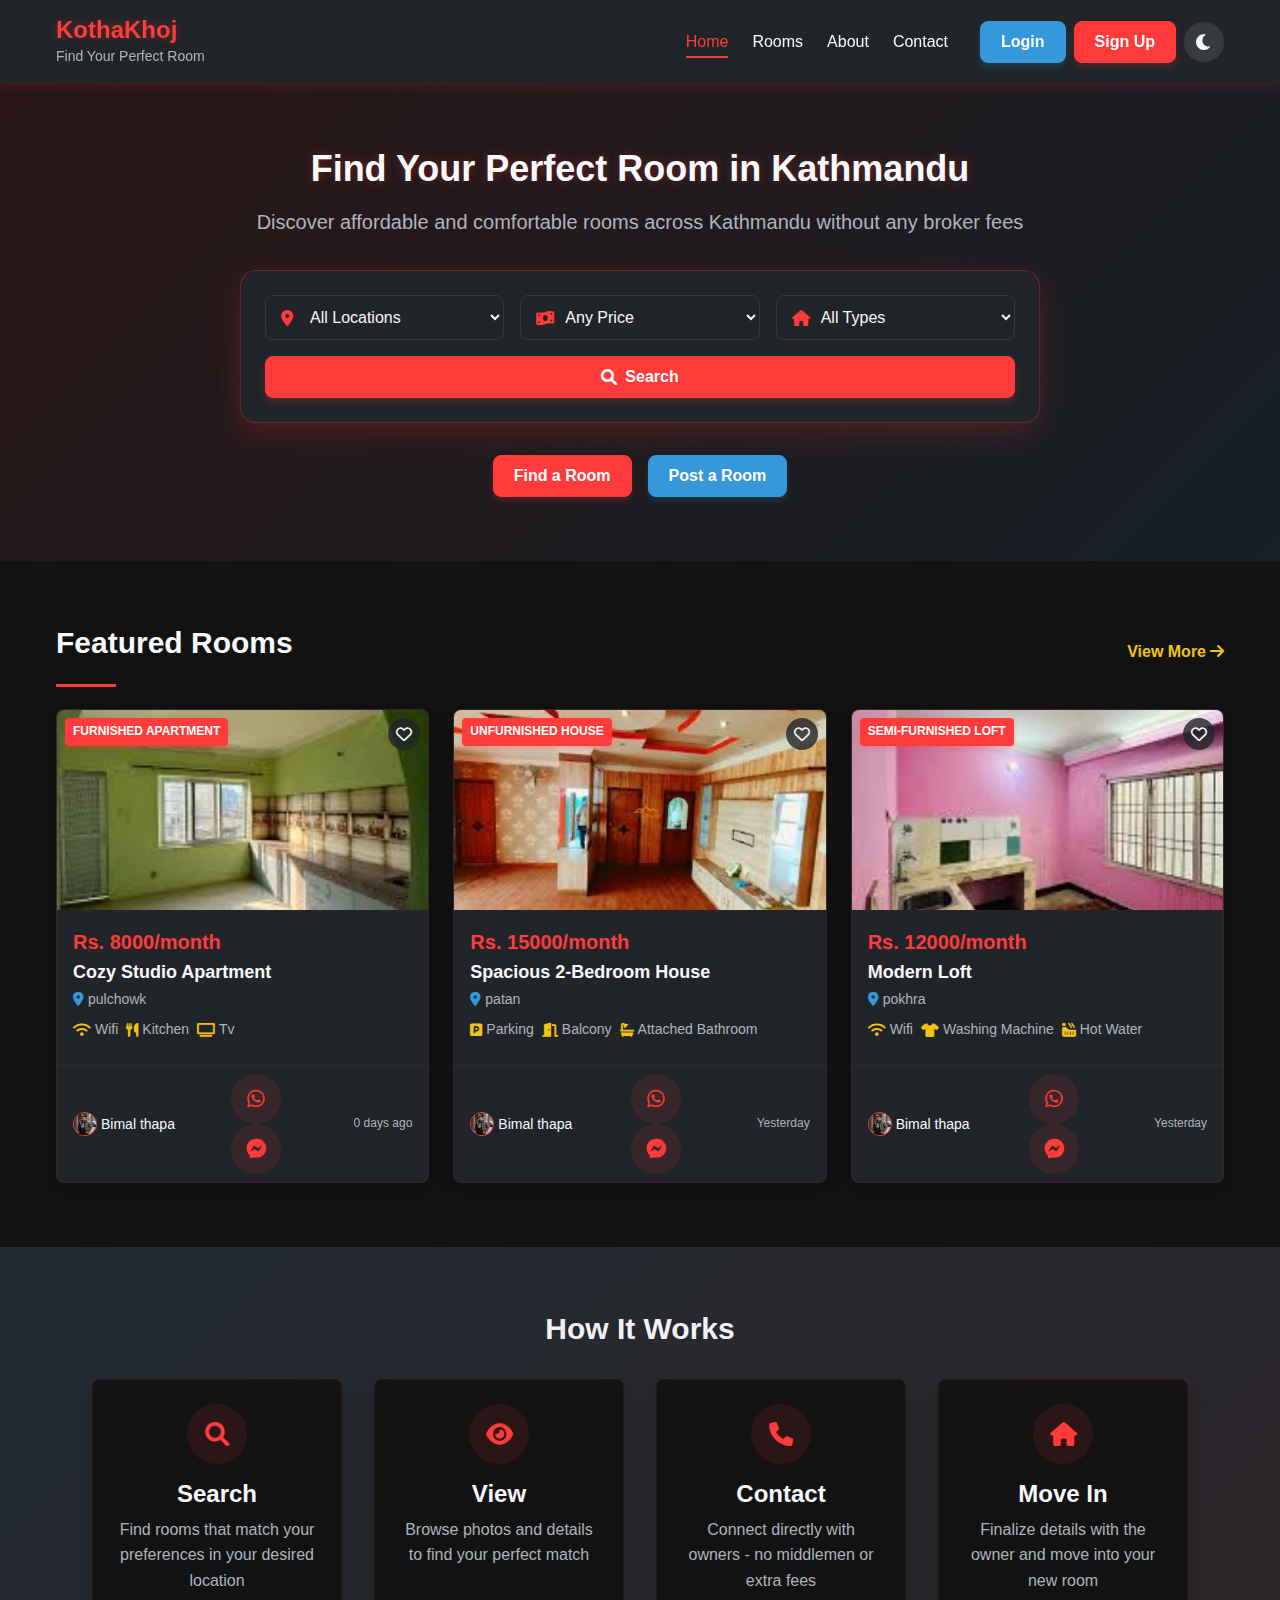
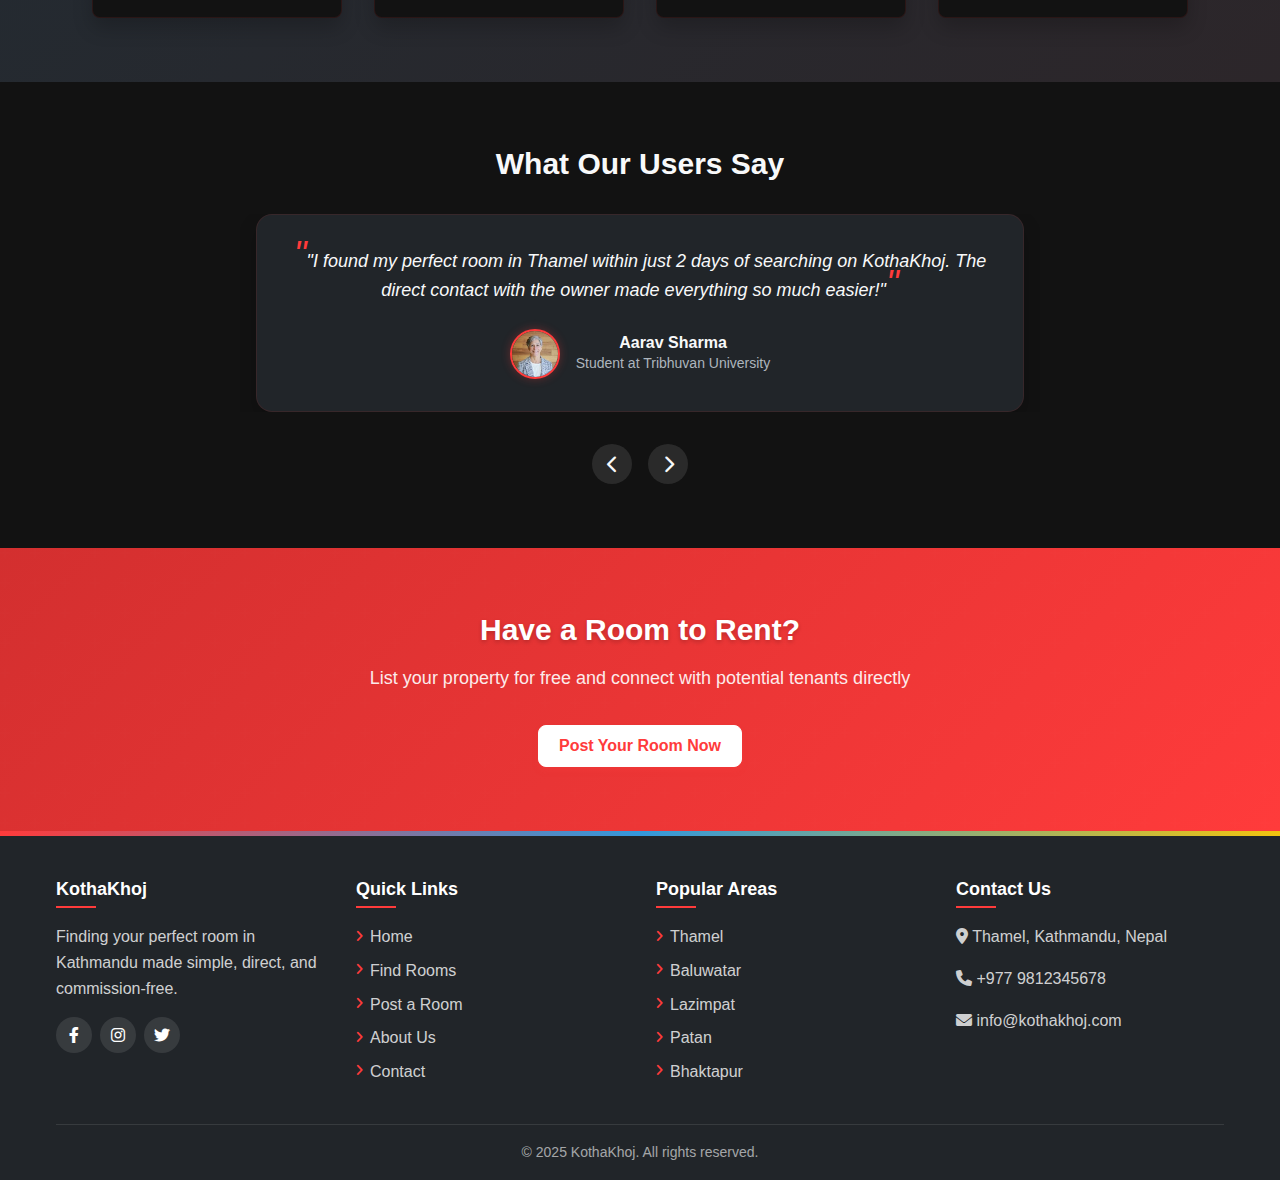
<file: index.html>
<!DOCTYPE html>
<html lang="en">
<head>
    <meta charset="UTF-8">
    <meta name="viewport" content="width=device-width, initial-scale=1.0">
    <title>KothaKhoj - Find Your Perfect Room in Kathmandu</title>
    <link rel="stylesheet" href="css/style.css">
    <link rel="stylesheet" href="https://cdnjs.cloudflare.com/ajax/libs/font-awesome/6.0.0-beta3/css/all.min.css">
</head>
<body>
    <div class="theme-container">
        <header>
            <div class="container">
                <div class="logo">
                    <a href="index.html">
                        <h1>KothaKhoj</h1>
                        <p>Find Your Perfect Room</p>
                    </a>
                </div>
                <nav>
                    <ul>
                        <li><a href="index.html" class="active">Home</a></li>
                        <li><a href="listings.html">Rooms</a></li>
                        <li><a href="about.html">About</a></li>
                        <li><a href="contact.html">Contact</a></li>
                    </ul>
                    <div class="nav-buttons">
                        <a href="login.html" class="btn btn-secondary">Login</a>
                        <a href="signup.html" class="btn btn-primary">Sign Up</a>
                        <button id="theme-toggle" class="btn-icon">
                            <i class="fas fa-moon"></i>
                        </button>
                    </div>
                </nav>
                <div class="menu-toggle">
                    <i class="fas fa-bars"></i>
                </div>
            </div>
        </header>

        <main>
            <section class="hero">
                <div class="container">
                    <div class="hero-content">
                        <h2>Find Your Perfect Room in Kathmandu</h2>
                        <p>Discover affordable and comfortable rooms across Kathmandu without any broker fees</p>
                        
                        <div class="search-container">
                            <form id="search-form">
                                <div class="search-inputs">
                                    <div class="search-group">
                                        <i class="fas fa-map-marker-alt"></i>
                                        <select id="location" name="location">
                                            <option value="">All Locations</option>
                                            <option value="thamel">Thamel</option>
                                            <option value="baluwatar">Baluwatar</option>
                                            <option value="lazimpat">Lazimpat</option>
                                            <option value="patan">Patan</option>
                                            <option value="bhaktapur">Bhaktapur</option>
                                            <option value="kirtipur">Kirtipur</option>
                                        </select>
                                    </div>
                                    <div class="search-group">
                                        <i class="fas fa-money-bill-wave"></i>
                                        <select id="price" name="price">
                                            <option value="">Any Price</option>
                                            <option value="0-5000">Under Rs. 5,000</option>
                                            <option value="5000-10000">Rs. 5,000 - Rs. 10,000</option>
                                            <option value="10000-15000">Rs. 10,000 - Rs. 15,000</option>
                                            <option value="15000-20000">Rs. 15,000 - Rs. 20,000</option>
                                            <option value="20000+">Above Rs. 20,000</option>
                                        </select>
                                    </div>
                                    <div class="search-group">
                                        <i class="fas fa-home"></i>
                                        <select id="type" name="type">
                                            <option value="">All Types</option>
                                            <option value="furnished">Furnished</option>
                                            <option value="unfurnished">Unfurnished</option>
                                            <option value="shared">Shared Room</option>
                                            <option value="private">Private Room</option>
                                        </select>
                                    </div>
                                </div>
                                <button type="submit" class="btn btn-primary search-btn">
                                    <i class="fas fa-search"></i> Search
                                </button>
                            </form>
                        </div>
                        
                        <div class="hero-cta">
                            <a href="listings.html" class="btn btn-primary">Find a Room</a>
                            <a href="post-room.html" class="btn btn-secondary">Post a Room</a>
                        </div>
                    </div>
                </div>
            </section>

            <section class="featured">
                <div class="container">
                    <div class="section-header">
                        <h2>Featured Rooms</h2>
                        <a href="listings.html" class="view-more">View More <i class="fas fa-arrow-right"></i></a>
                    </div>
                    <div class="room-grid" id="featured-rooms">
                        <!-- Rooms will be loaded dynamically with JavaScript -->
                    </div>
                </div>
            </section>

            <section class="how-it-works">
                <div class="container">
                    <h2>How It Works</h2>
                    <div class="steps">
                        <div class="step">
                            <div class="step-icon">
                                <i class="fas fa-search"></i>
                            </div>
                            <h3>Search</h3>
                            <p>Find rooms that match your preferences in your desired location</p>
                        </div>
                        <div class="step">
                            <div class="step-icon">
                                <i class="fas fa-eye"></i>
                            </div>
                            <h3>View</h3>
                            <p>Browse photos and details to find your perfect match</p>
                        </div>
                        <div class="step">
                            <div class="step-icon">
                                <i class="fas fa-phone"></i>
                            </div>
                            <h3>Contact</h3>
                            <p>Connect directly with owners - no middlemen or extra fees</p>
                        </div>
                        <div class="step">
                            <div class="step-icon">
                                <i class="fas fa-home"></i>
                            </div>
                            <h3>Move In</h3>
                            <p>Finalize details with the owner and move into your new room</p>
                        </div>
                    </div>
                </div>
            </section>

            <section class="testimonials">
                <div class="container">
                    <h2>What Our Users Say</h2>
                    <div class="testimonial-slider" id="testimonial-slider">
                        <div class="testimonial">
                            <div class="testimonial-content">
                                <p>"I found my perfect room in Thamel within just 2 days of searching on KothaKhoj. The direct contact with the owner made everything so much easier!"</p>
                            </div>
                            <div class="testimonial-author">
                                <img src="images/female.jpeg" alt="Testimonial Author">
                                <div>
                                    <h4>Aarav Sharma</h4>
                                    <p>Student at Tribhuvan University</p>
                                </div>
                            </div>
                        </div>
                        <div class="testimonial">
                            <div class="testimonial-content">
                                <p>"As a property owner, I was able to find reliable tenants quickly without paying any commission. The platform is so easy to use!"</p>
                            </div>
                            <div class="testimonial-author">
                                <img src="images/female.jpeg" alt="Testimonial Author">
                                <div>
                                    <h4>Sita Thapa</h4>
                                    <p>Property Owner in Patan</p>
                                </div>
                            </div>
                        </div>
                        <div class="testimonial">
                            <div class="testimonial-content">
                                <p>"The detailed filters helped me find exactly what I was looking for - a furnished room near my office in Lazimpat. Highly recommended!"</p>
                            </div>
                            <div class="testimonial-author">
                                <img src="images/female.jpeg" alt="Testimonial Author">
                                <div>
                                    <h4>Rajesh Magar</h4>
                                    <p>IT Professional</p>
                                </div>
                            </div>
                        </div>
                    </div>
                    <div class="testimonial-controls">
                        <button id="prev-testimonial" class="btn-icon"><i class="fas fa-chevron-left"></i></button>
                        <button id="next-testimonial" class="btn-icon"><i class="fas fa-chevron-right"></i></button>
                    </div>
                </div>
            </section>

            <section class="cta-section">
                <div class="container">
                    <div class="cta-content">
                        <h2>Have a Room to Rent?</h2>
                        <p>List your property for free and connect with potential tenants directly</p>
                        <a href="post-room.html" class="btn btn-primary">Post Your Room Now</a>
                    </div>
                </div>
            </section>
        </main>

        <footer>
            <div class="container">
                <div class="footer-content">
                    <div class="footer-section">
                        <h3>KothaKhoj</h3>
                        <p>Finding your perfect room in Kathmandu made simple, direct, and commission-free.</p>
                        <div class="social-links">
                            <a href="#" class="social-link"><i class="fab fa-facebook-f"></i></a>
                            <a href="#" class="social-link"><i class="fab fa-instagram"></i></a>
                            <a href="#" class="social-link"><i class="fab fa-twitter"></i></a>
                        </div>
                    </div>
                    <div class="footer-section">
                        <h3>Quick Links</h3>
                        <ul>
                            <li><a href="index.html">Home</a></li>
                            <li><a href="listings.html">Find Rooms</a></li>
                            <li><a href="post-room.html">Post a Room</a></li>
                            <li><a href="about.html">About Us</a></li>
                            <li><a href="contact.html">Contact</a></li>
                        </ul>
                    </div>
                    <div class="footer-section">
                        <h3>Popular Areas</h3>
                        <ul>
                            <li><a href="listings.html?location=thamel">Thamel</a></li>
                            <li><a href="listings.html?location=baluwatar">Baluwatar</a></li>
                            <li><a href="listings.html?location=lazimpat">Lazimpat</a></li>
                            <li><a href="listings.html?location=patan">Patan</a></li>
                            <li><a href="listings.html?location=bhaktapur">Bhaktapur</a></li>
                        </ul>
                    </div>
                    <div class="footer-section">
                        <h3>Contact Us</h3>
                        <p><i class="fas fa-map-marker-alt"></i> Thamel, Kathmandu, Nepal</p>
                        <p><i class="fas fa-phone"></i> +977 9812345678</p>
                        <p><i class="fas fa-envelope"></i> info@kothakhoj.com</p>
                    </div>
                </div>
                <div class="footer-bottom">
                    <p>&copy; 2025 KothaKhoj. All rights reserved.</p>
                </div>
            </div>
        </footer>
    </div>

    <script src="js/theme.js"></script>
    <script src="js/main.js"></script>
    <script src="js/home.js"></script>
    <script src="js/auth.js"></script>
</body>
</html>
</file>
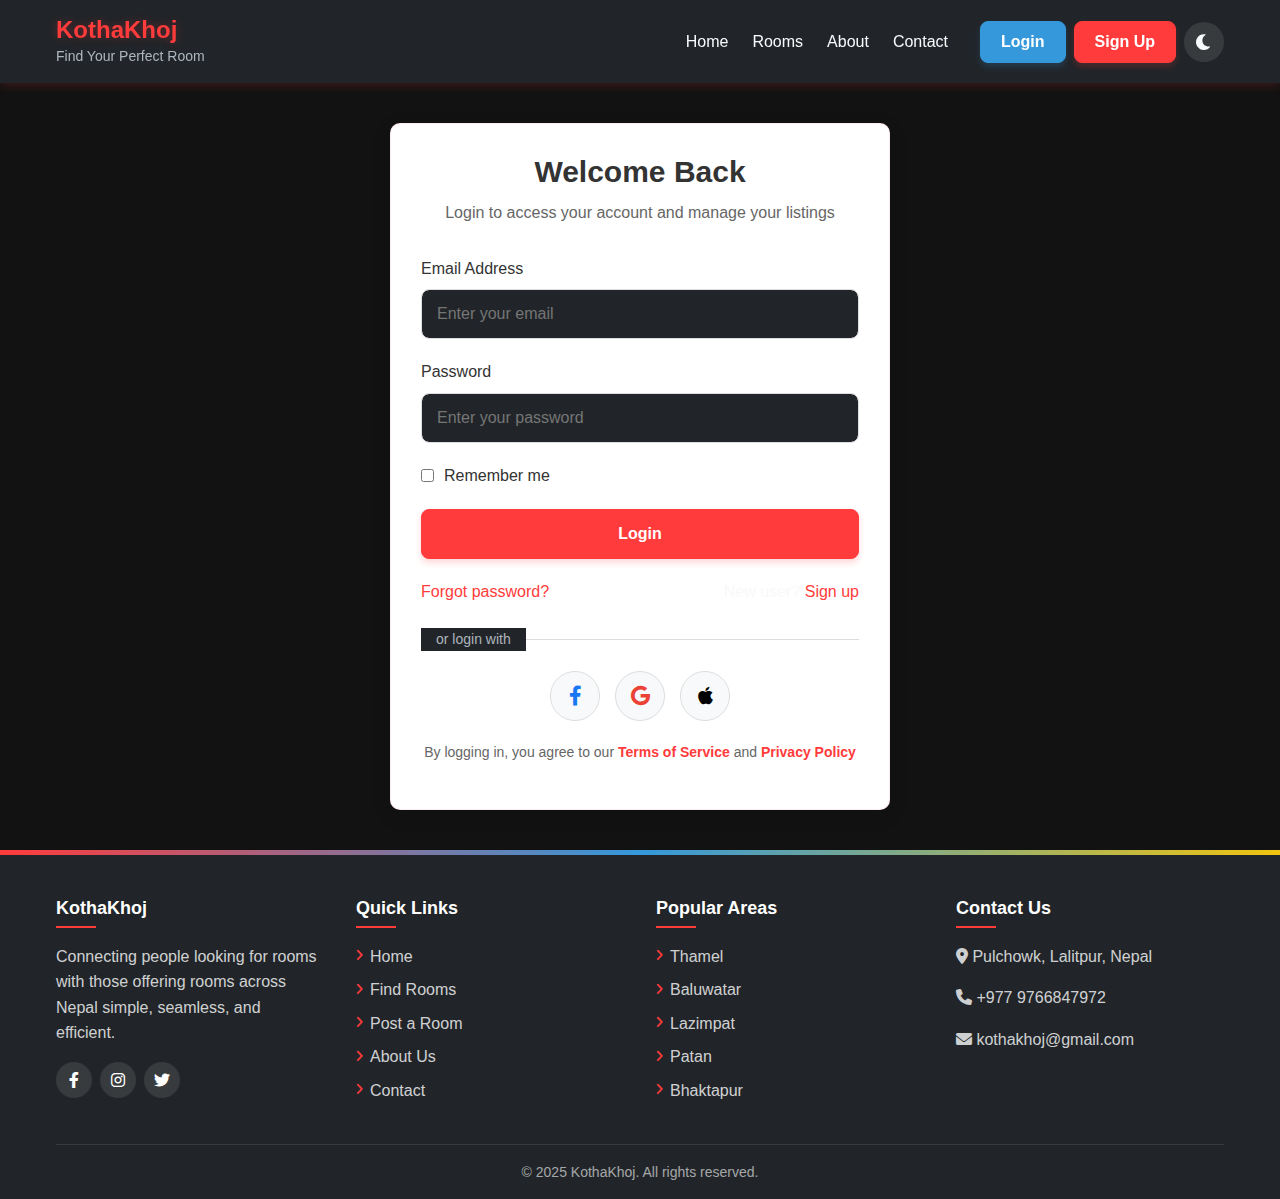
<file: contact.html>
<!DOCTYPE html>
<html lang="en">
<head>
  <meta charset="UTF-8">
  <meta name="viewport" content="width=device-width, initial-scale=1.0">
  <title>Contact Us - KothaKhoj</title>
  <link rel="stylesheet" href="css/style.css">
  <link rel="stylesheet" href="https://cdnjs.cloudflare.com/ajax/libs/font-awesome/6.0.0-beta3/css/all.min.css">
  <style>
    /* Responsive Contact Page Styles */
    .contact-container {
      display: grid;
      grid-template-columns: 1fr 1fr;
      gap: var(--spacing-xl);
    }
    
    @media (max-width: 992px) {
      .contact-container {
        grid-template-columns: 1fr;
        gap: var(--spacing-xl);
      }
      
      .contact-info, .contact-form-container {
        max-width: 600px;
        margin: 0 auto;
        width: 100%;
      }
    }
    
    @media (max-width: 768px) {
      .contact-method {
        flex-direction: column;
        align-items: center;
        text-align: center;
      }
      
      .contact-icon {
        margin-right: 0;
        margin-bottom: var(--spacing-sm);
      }
      
      .form-row {
        flex-direction: column;
      }
      
      .form-row .form-group {
        width: 100%;
      }
      
      .social-links {
        justify-content: center;
      }
      
      .office-hours {
        text-align: center;
      }
      
      .office-hours h4:after {
        left: 50%;
        transform: translateX(-50%);
      }
      
      .contact-info h3:after {
        left: 50%;
        transform: translateX(-50%);
      }
      
      .contact-info h3, .contact-form-container h3 {
        text-align: center;
      }
      
      .contact-info p {
        text-align: center;
      }
    }
    
    @media (max-width: 576px) {
      .contact-header h2 {
        font-size: 1.8rem;
      }
      
      .contact-header p {
        font-size: 1rem;
      }
      
      .map-container {
        height: 300px;
      }
      
      .faq-question h4 {
        font-size: 1rem;
      }
    }
    
    /* Fix for form row */
    .form-row {
      display: flex;
      gap: var(--spacing-md);
      margin-bottom: var(--spacing-md);
    }
    
    .form-row .form-group {
      flex: 1;
    }
    
    .form-group {
      margin-bottom: var(--spacing-md);
    }
    
    /* Direct FAQ styles to override any conflicts */
    .faq-section {
      padding: 3rem 0;
      background-color: var(--dark-gray);
    }
    
    .faq-container {
      max-width: 800px;
      margin: 2rem auto 0;
    }
    
    .faq-item {
      margin-bottom: 15px !important;
      border-radius: 8px !important;
      overflow: hidden !important;
      box-shadow: 0 2px 5px rgba(0,0,0,0.1) !important;
      background-color: var(--dark-gray) !important;
      border: 1px solid rgba(255, 59, 59, 0.1) !important;
    }
    
    .faq-question {
      padding: 15px !important;
      background-color: rgba(255, 59, 59, 0.05) !important;
      cursor: pointer !important;
      display: flex !important;
      justify-content: space-between !important;
      align-items: center !important;
    }
    
    .faq-question h4 {
      margin: 0 !important;
      color: var(--light-color) !important;
    }
    
    .faq-question i {
      transition: transform 0.3s ease !important;
      color: var(--primary-color) !important;
    }
    
    .faq-answer {
      height: 0 !important;
      overflow: hidden !important;
      transition: height 0.3s ease !important;
      padding: 0 15px !important;
    }
    
    .faq-answer p {
      margin: 0 !important;
      padding: 0 !important;
      color: var(--gray-color) !important;
    }
    
    .faq-item.active .faq-answer {
      height: auto !important;
      padding: 15px !important;
    }
    
    .faq-item.active .faq-question i {
      transform: rotate(180deg) !important;
    }
  </style>
</head>
<body>
  <div class="theme-container">
      <header>
          <div class="container">
              <div class="logo">
                  <a href="index.html">
                      <h1>KothaKhoj</h1>
                      <p>Find Your Perfect Room</p>
                  </a>
              </div>
              <nav>
                  <ul>
                      <li><a href="index.html">Home</a></li>
                      <li><a href="listings.html">Rooms</a></li>
                      <li><a href="about.html">About</a></li>
                      <li><a href="contact.html" class="active">Contact</a></li>
                  </ul>
                  <div class="nav-buttons">
                      <a href="post-room.html" class="btn btn-primary">Post a Room</a>
                      <button id="theme-toggle" class="btn-icon">
                          <i class="fas fa-moon"></i>
                      </button>
                  </div>
              </nav>
              <div class="menu-toggle">
                  <i class="fas fa-bars"></i>
              </div>
          </div>
      </header>

      <main>
          <section class="contact-header">
              <div class="container">
                  <h2>Contact Us</h2>
                  <p>We're here to help with any questions or feedback</p>
              </div>
          </section>

          <section class="contact-main">
              <div class="container">
                  <div class="contact-container">
                      <div class="contact-info">
                          <h3>Get in Touch</h3>
                          <p>Have questions about finding a room or listing your property? Our team is ready to assist you.</p>
                          
                          <div class="contact-methods">
                              <div class="contact-method">
                                  <div class="contact-icon">
                                      <i class="fas fa-map-marker-alt"></i>
                                  </div>
                                  <div class="contact-details">
                                      <h4>Our Platform</h4>
                                      <p>We are a digital platform connecting people seamlessly.</p>
                                  </div>
                              </div>
                              
                              <div class="contact-method">
                                  <div class="contact-icon">
                                      <i class="fas fa-phone"></i>
                                  </div>
                                  <div class="contact-details">
                                    <h4>Phone</h4>
                                    <p>+977 9766847972</p>
                                    <p>Available 24/7</p>
                                  </div>
                              </div>
                              
                              <div class="contact-method">
                                  <div class="contact-icon">
                                      <i class="fas fa-envelope"></i>
                                  </div>
                                  <div class="contact-details">
                                      <h4>Email</h4>
                                      <p>info@kothakhoj.com</p>
                                  </div>
                              </div>
                              
                              <div class="contact-method">
                                  <div class="contact-icon">
                                      <i class="fas fa-comments"></i>
                                  </div>
                                  <div class="contact-details">
                                      <h4>Social Media</h4>
                                      <div class="social-links">
                                          <a href="#" class="social-link"><i class="fab fa-facebook-f"></i></a>
                                          <a href="#" class="social-link"><i class="fab fa-instagram"></i></a>
                                          <a href="#" class="social-link"><i class="fab fa-twitter"></i></a>
                                      </div>
                                  </div>
                              </div>
                          </div>
                          
                          <div class="office-hours">
                              <h4>Office Hours</h4>
                              <ul>
                                <li><span>Support:</span> 24/7</li>
                                <li><span>Response Time:</span> We aim to respond as quickly as possible.</li>
                              </ul>
                          </div>
                      </div>
                      
                      <div class="contact-form-container">
                          <h3>Send Us a Message</h3>
                          <form id="contact-form" class="contact-form">
                              <div class="form-row">
                                  <div class="form-group">
                                      <label for="name">Your Name*</label>
                                      <input type="text" id="name" name="name" placeholder="Enter your name" required>
                                  </div>
                                  
                                  <div class="form-group">
                                      <label for="email">Email Address*</label>
                                      <input type="email" id="email" name="email" placeholder="Enter your email" required>
                                  </div>
                              </div>
                              
                              <div class="form-group">
                                  <label for="phone">Phone Number</label>
                                  <input type="tel" id="phone" name="phone" placeholder="Enter your phone number">
                              </div>
                              
                              <div class="form-group">
                                  <label for="subject">Subject*</label>
                                  <select id="subject" name="subject" required>
                                      <option value="">Select a subject</option>
                                      <option value="general">General Inquiry</option>
                                      <option value="listing">Listing Question</option>
                                      <option value="support">Technical Support</option>
                                      <option value="feedback">Feedback</option>
                                      <option value="report">Report an Issue</option>
                                  </select>
                              </div>
                              
                              <div class="form-group">
                                  <label for="message">Your Message*</label>
                                  <textarea id="message" name="message" rows="5" placeholder="Type your message here..." required></textarea>
                              </div>
                              
                              <button type="submit" class="btn btn-primary btn-block">Send Message</button>
                          </form>
                      </div>
                  </div>
              </div>
          </section>

          <section class="map-section">
              <div class="container">
                  <h3>Find Us</h3>
                  <div class="map-container">
                    <iframe src="https://www.google.com/maps/embed?pb=!1m18!1m12!1m3!1d606.0944446706513!2d85.31868957865117!3d27.67404936419014!2m3!1f0!2f0!3f0!3m2!1i1024!2i768!4f13.1!3m3!1m2!1s0x39eb19cc256448e3%3A0xf4103c3872dca160!2sBal%20Vinod%20Secondary%20School!5e1!3m2!1sen!2snp!4v1743662817538!5m2!1sen!2snp" width="100%" height="450" style="border:0;" allowfullscreen="" loading="lazy" referrerpolicy="no-referrer-when-downgrade"></iframe>
                  </div>
              </div>
          </section>

          <section class="faq-section compact">
              <div class="container">
                  <h3>Frequently Asked Questions</h3>
                  <div class="faq-container">
                      <div class="faq-item">
                          <div class="faq-question">
                              <h4>How quickly will I receive a response to my inquiry?</h4>
                              <i class="fas fa-chevron-down"></i>
                          </div>
                          <div class="faq-answer">
                              <p>We aim to respond to all inquiries within 24 hours during business days. 
                                For urgent matters, please call our customer support number.</p>
                          </div>
                      </div>
                      <div class="faq-item">
                          <div class="faq-question">
                              <h4>I'm having technical issues with the website. What should I do?</h4>
                              <i class="fas fa-chevron-down"></i>
                          </div>
                          <div class="faq-answer">
                              <p>Please use the contact form and select "Technical Support" as the subject. Include details about the issue you're experiencing, including your device and browser information.</p>
                          </div>
                      </div>
                      <div class="faq-item">
                          <div class="faq-question">
                              <h4>How can I report a suspicious listing or user?</h4>
                              <i class="fas fa-chevron-down"></i>
                          </div>
                          <div class="faq-answer">
                              <p>You can report suspicious listings by clicking the "Report" button on
                                 the listing page. For reporting users or other issues, please use the 
                                 contact form and select "Report an Issue" as the subject.</p>
                          </div>
                      </div>
                  </div>
              </div>
          </section>
      </main>

      <footer>
          <div class="container">
              <div class="footer-content">
                  <div class="footer-section">
                      <h3>KothaKhoj</h3>
                      <p>Connecting people looking for rooms with those offering rooms across Nepal simple, seamless, and efficient.</p>

                      <div class="social-links">
                          <a href="#" class="social-link"><i class="fab fa-facebook-f"></i></a>
                          <a href="#" class="social-link"><i class="fab fa-instagram"></i></a>
                          <a href="#" class="social-link"><i class="fab fa-twitter"></i></a>
                      </div>
                  </div>
                  <div class="footer-section">
                      <h3>Quick Links</h3>
                      <ul>
                          <li><a href="index.html">Home</a></li>
                          <li><a href="listings.html">Find Rooms</a></li>
                          <li><a href="post-room.html">Post a Room</a></li>
                          <li><a href="about.html">About Us</a></li>
                          <li><a href="contact.html">Contact</a></li>
                      </ul>
                  </div>
                  <div class="footer-section">
                      <h3>Popular Areas</h3>
                      <ul>
                          <li><a href="listings.html?location=thamel">Thamel</a></li>
                          <li><a href="listings.html?location=baluwatar">Baluwatar</a></li>
                          <li><a href="listings.html?location=lazimpat">Lazimpat</a></li>
                          <li><a href="listings.html?location=patan">Patan</a></li>
                          <li><a href="listings.html?location=bhaktapur">Bhaktapur</a></li>
                      </ul>
                  </div>
                  <div class="footer-section">
                      <h3>Contact Us</h3>
                      <p><i class="fas fa-map-marker-alt"></i> Pulchowk, Lalitpur, Nepal</p>
                      <p><i class="fas fa-phone"></i> +977 9766847972</p>
                      <p><i class="fas fa-envelope"></i> kothakhoj@gmail.com</p>
                  </div>
              </div>
              <div class="footer-bottom">
                  <p>&copy; 2025 KothaKhoj. All rights reserved.</p>
              </div>
          </div>
      </footer>
  </div>

  <script src="js/theme.js"></script>
  <script src="js/main.js"></script>
  <script src="js/home.js"></script>
  <script src="js/auth.js"></script>
  <script src="js/contact.js"></script>
  <script src="js/dashboard.js"></script>
  <script src="js/listings.js"></script>
  <script src="js/post-room.js"></script>
  <script src="js/room-details.js"></script>
  <script src="js/data-service.js"></script>
  <script>
    // Completely rewritten FAQ script
    document.addEventListener('DOMContentLoaded', function() {
      // Get all FAQ items
      const faqItems = document.querySelectorAll('.faq-item');
      
      // Function to set the height of the answer
      function setAnswerHeight(answer, isOpen) {
        if (isOpen) {
          // Get the scroll height to determine the natural height of the content
          const height = answer.scrollHeight;
          answer.style.height = height + 'px';
          answer.style.padding = '15px';
        } else {
          answer.style.height = '0';
          answer.style.padding = '0 15px';
        }
      }
      
      // Initialize all FAQ items
      faqItems.forEach(item => {
        const answer = item.querySelector('.faq-answer');
        const question = item.querySelector('.faq-question');
        
        // Set initial state (all closed)
        setAnswerHeight(answer, false);
        
        // Add click event
        question.addEventListener('click', () => {
          const isCurrentlyOpen = item.classList.contains('active');
          
          // Close all items first
          faqItems.forEach(otherItem => {
            if (otherItem !== item && otherItem.classList.contains('active')) {
              otherItem.classList.remove('active');
              setAnswerHeight(otherItem.querySelector('.faq-answer'), false);
            }
          });
          
          // Toggle the clicked item
          if (isCurrentlyOpen) {
            item.classList.remove('active');
            setAnswerHeight(answer, false);
          } else {
            item.classList.add('active');
            setAnswerHeight(answer, true);
          }
        });
      });
      
      // Open the first FAQ item by default
      if (faqItems.length > 0) {
        faqItems[0].classList.add('active');
        setAnswerHeight(faqItems[0].querySelector('.faq-answer'), true);
      }
      
      // Log for debugging
      console.log('FAQ script initialized with', faqItems.length, 'items');
    });
  </script>
</body>
</html>
</file>
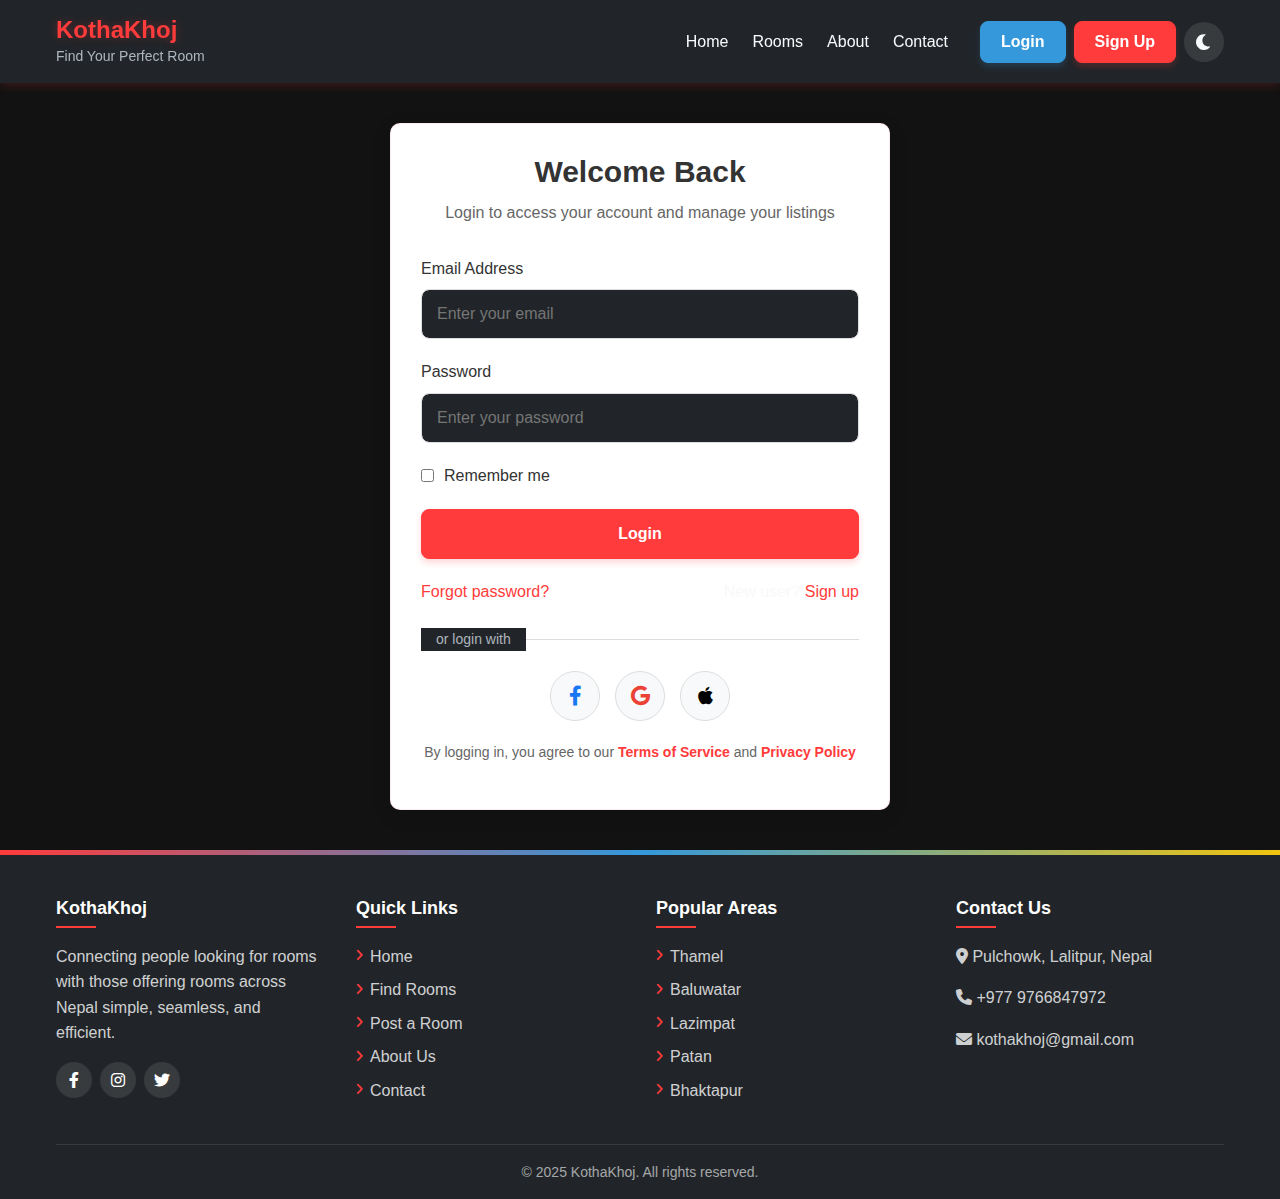
<file: dashboard.html>
<!DOCTYPE html>
<html lang="en">
<head>
  <meta charset="UTF-8">
  <meta name="viewport" content="width=device-width, initial-scale=1.0">
  <title>Dashboard - KoshaKhoj</title>
  <link rel="stylesheet" href="css/style.css">
  <link rel="stylesheet" href="css/dashboard.css">
  <link rel="stylesheet" href="https://cdnjs.cloudflare.com/ajax/libs/font-awesome/6.0.0-beta3/css/all.min.css">
</head>
<body>
  <div class="theme-container">
    <header>
      <div class="container">
        <div class="logo">
          <a href="index.html">
            <h1>KoshaKhoj</h1>
            <p>Find Your Perfect Room</p>
          </a>
        </div>
        <nav>
          <ul>
            <li><a href="index.html">Home</a></li>
            <li><a href="listings.html">Rooms</a></li>
            <li><a href="about.html">About</a></li>
            <li><a href="contact.html">Contact</a></li>
          </ul>
          <div class="nav-buttons">
            <div class="user-dropdown">
              <button class="user-button">
                <img src="https://source.unsplash.com/random/100x100?portrait,1" alt="User" class="user-avatar">
                <span class="user-name">Ishwor Subedi</span>
                <i class="fas fa-chevron-down"></i>
              </button>
              <div class="dropdown-menu">
                <a href="dashboard.html" class="active"><i class="fas fa-tachometer-alt"></i> Dashboard</a>
                <a href="dashboard.html?tab=profile"><i class="fas fa-user"></i> My Profile</a>
                <a href="dashboard.html?tab=listings"><i class="fas fa-list"></i> My Listings</a>
                <a href="dashboard.html?tab=messages"><i class="fas fa-envelope"></i> Messages</a>
                <a href="dashboard.html?tab=settings"><i class="fas fa-cog"></i> Settings</a>
                <div class="dropdown-divider"></div>
                <a href="#" id="logout-button"><i class="fas fa-sign-out-alt"></i> Logout</a>
              </div>
            </div>
            <button id="theme-toggle" class="btn-icon">
              <i class="fas fa-moon"></i>
            </button>
          </div>
        </nav>
        <div class="menu-toggle">
          <i class="fas fa-bars"></i>
        </div>
      </div>
    </header>

    <main class="dashboard-main">
      <div class="container">
        <div class="dashboard-container">
          <!-- Sidebar -->
          <div class="dashboard-sidebar d-none d-md-flex">
            <div class="user-info">
              <img src="https://source.unsplash.com/random/100x100?portrait,1" alt="User" class="user-avatar">
              <div class="user-details">
                <h3 class="user-name">Ishwor Subedi</h3>
                <p class="user-type">Property Owner</p>
              </div>
            </div>
            
            <!-- Stats Section -->
            <div class="sidebar-section">
              <h4>Quick Stats</h4>
              <div class="sidebar-stats">
                <div class="sidebar-stat">
                  <i class="fas fa-home"></i> 4 Listings
                </div>
                <div class="sidebar-stat">
                  <i class="fas fa-eye"></i> 128 Views
                </div>
                <div class="sidebar-stat">
                  <i class="fas fa-star"></i> 4.8 Rating
                </div>
              </div>
            </div>
            
            <!-- Main Navigation -->
            <nav class="dashboard-nav">
              <ul>
                <li><a href="#overview" class="active" data-tab="overview"><i class="fas fa-home"></i> Overview</a></li>
                <li><a href="#listings" data-tab="listings"><i class="fas fa-list"></i> My Listings</a></li>
                <li><a href="#messages" data-tab="messages"><i class="fas fa-envelope"></i> Messages <span class="badge">3</span></a></li>
                <li><a href="#bookmarks" data-tab="bookmarks"><i class="fas fa-bookmark"></i> Saved Rooms</a></li>
                <li><a href="#profile" data-tab="profile"><i class="fas fa-user"></i> My Profile</a></li>
                <li><a href="#settings" data-tab="settings"><i class="fas fa-cog"></i> Settings</a></li>
              </ul>
            </nav>
            
            <!-- Recent Activity Section -->
            <div class="sidebar-section">
              <h4>Recent Activity</h4>
              <div class="sidebar-activity">
                <div class="activity-item">
                  <div class="activity-icon"><i class="fas fa-comment"></i></div>
                  <div class="activity-content">
                    <p class="activity-text">New message from Sita Thapa</p>
                    <span class="activity-time">2 hours ago</span>
                  </div>
                </div>
                <div class="activity-item">
                  <div class="activity-icon"><i class="fas fa-eye"></i></div>
                  <div class="activity-content">
                    <p class="activity-text">Your Thamel listing got 5 new views</p>
                    <span class="activity-time">Yesterday</span>
                  </div>
                </div>
                <div class="activity-item">
                  <div class="activity-icon"><i class="fas fa-heart"></i></div>
                  <div class="activity-content">
                    <p class="activity-text">Someone saved your Baluwatar listing</p>
                    <span class="activity-time">3 days ago</span>
                  </div>
                </div>
              </div>
            </div>
            
            <!-- Quick Links Section -->
            <div class="sidebar-section">
              <h4>Quick Links</h4>
              <div class="sidebar-quick-links">
                <a href="post-room.html" class="sidebar-quick-link">
                  <i class="fas fa-plus-circle"></i> Post New Room
                </a>
                <a href="listings.html" class="sidebar-quick-link">
                  <i class="fas fa-search"></i> Browse Listings
                </a>
                <a href="#" class="sidebar-quick-link">
                  <i class="fas fa-question-circle"></i> Help Center
                </a>
              </div>
            </div>
            
            <div class="sidebar-footer">
              <a href="post-room.html" class="btn btn-primary btn-block"><i class="fas fa-plus"></i> Post New Room</a>
              <button id="sidebar-logout" class="btn btn-outline btn-block"><i class="fas fa-sign-out-alt"></i> Logout</button>
            </div>
          </div>

          <!-- Main Content -->
          <div class="dashboard-content">
            <!-- Overview Tab -->
            <div class="dashboard-tab active" id="overview-tab">
              <div class="dashboard-welcome">
                <h2>Property Owner Dashboard</h2>
                <p>Welcome back, <span class="user-name">User</span>! Here's an overview of your account.</p>
              </div>
              
              <div class="stats-container">
                <div class="stat-card owner-only">
                  <div class="stat-icon">
                    <i class="fas fa-home"></i>
                  </div>
                  <div class="stat-info">
                    <h3>0</h3>
                    <p>Active Listings</p>
                  </div>
                </div>
                <div class="stat-card owner-only">
                  <div class="stat-icon">
                    <i class="fas fa-eye"></i>
                  </div>
                  <div class="stat-info">
                    <h3>0</h3>
                    <p>Total Views</p>
                  </div>
                </div>
                <div class="stat-card owner-only">
                  <div class="stat-icon">
                    <i class="fas fa-comment"></i>
                  </div>
                  <div class="stat-info">
                    <h3>0</h3>
                    <p>Inquiries</p>
                  </div>
                </div>
                <div class="stat-card">
                  <div class="stat-icon">
                    <i class="fas fa-bookmark"></i>
                  </div>
                  <div class="stat-info">
                    <h3>0</h3>
                    <p>Saved Rooms</p>
                  </div>
                </div>
                
                <!-- Room seeker specific stats -->
                <div class="stat-card seeker-only" style="display: none;">
                  <div class="stat-icon">
                    <i class="fas fa-search"></i>
                  </div>
                  <div class="stat-info">
                    <h3>0</h3>
                    <p>Viewed Rooms</p>
                  </div>
                </div>
                <div class="stat-card seeker-only" style="display: none;">
                  <div class="stat-icon">
                    <i class="fas fa-user"></i>
                  </div>
                  <div class="stat-info">
                    <h3>0</h3>
                    <p>Contacted Owners</p>
                  </div>
                </div>
              </div>
              
              <div class="dashboard-sections">
                <div class="dashboard-section owner-only">
                  <div class="section-header">
                    <h3>Recent Listings</h3>
                    <a href="#" data-tab-link="listings" class="btn btn-text">View All <i class="fas fa-arrow-right"></i></a>
                  </div>
                  <div class="section-content" id="recent-listings">
                    <div class="loading-spinner">
                      <div class="spinner"></div>
                      <p>Loading your listings...</p>
                    </div>
                  </div>
                </div>
                
                <div class="dashboard-section seeker-only" style="display: none;">
                  <div class="section-header">
                    <h3>Recommended Rooms</h3>
                    <a href="listings.html" class="btn btn-text">View All <i class="fas fa-arrow-right"></i></a>
                  </div>
                  <div class="section-content" id="recommended-rooms">
                    <div class="empty-state">
                      <i class="fas fa-search"></i>
                      <h3>Finding Perfect Matches</h3>
                      <p>We're analyzing your preferences to find the best rooms for you.</p>
                      <a href="listings.html" class="btn btn-primary">Browse All Rooms</a>
                    </div>
                  </div>
                </div>
                
                <div class="dashboard-section">
                  <div class="section-header">
                    <h3>Saved Rooms</h3>
                    <a href="#" data-tab-link="saved" class="btn btn-text">View All <i class="fas fa-arrow-right"></i></a>
                  </div>
                  <div class="section-content" id="saved-rooms-container">
                    <div class="loading-spinner">
                      <div class="spinner"></div>
                      <p>Loading saved rooms...</p>
                    </div>
                  </div>
                </div>
                
                <div class="dashboard-section">
                  <div class="section-header">
                    <h3>Recent Messages</h3>
                    <a href="#" data-tab-link="messages" class="btn btn-text">View All <i class="fas fa-arrow-right"></i></a>
                  </div>
                  <div class="section-content">
                    <div class="message-previews">
                      <div class="empty-state">
                        <i class="fas fa-envelope"></i>
                        <h3>No Messages Yet</h3>
                        <p>Your message inbox is empty.</p>
                      </div>
                    </div>
                  </div>
                </div>
              </div>
            </div>

            <!-- Listings Tab -->
            <div class="dashboard-tab" id="listings-tab">
              <div class="dashboard-header">
                <h2>My Listings</h2>
                <a href="post-room.html" class="btn btn-primary"><i class="fas fa-plus"></i> Post New Room</a>
              </div>

              <div class="listings-filter">
                <div class="filter-group">
                  <label for="listing-status">Status:</label>
                  <select id="listing-status">
                    <option value="all">All Listings</option>
                    <option value="active">Active</option>
                    <option value="inactive">Inactive</option>
                  </select>
                </div>
                <div class="filter-group">
                  <label for="listing-sort">Sort By:</label>
                  <select id="listing-sort">
                    <option value="newest">Newest First</option>
                    <option value="oldest">Oldest First</option>
                    <option value="price-high">Price: High to Low</option>
                    <option value="price-low">Price: Low to High</option>
                    <option value="views">Most Views</option>
                  </select>
                </div>
                <div class="filter-group search-group">
                  <input type="text" id="listing-search" placeholder="Search your listings...">
                  <button class="search-btn"><i class="fas fa-search"></i></button>
                </div>
              </div>

              <div class="my-listings" id="my-listings">
                <!-- Will be populated by JavaScript -->
                <div class="loading-spinner">
                  <div class="spinner"></div>
                  <p>Loading your listings...</p>
                </div>
              </div>
            </div>

            <!-- Messages Tab -->
            <div class="dashboard-tab" id="messages-tab">
              <div class="dashboard-header">
                <h2>Messages</h2>
              </div>

              <div class="messages-container">
                <div class="messages-sidebar">
                  <div class="messages-search">
                    <input type="text" placeholder="Search messages...">
                    <button><i class="fas fa-search"></i></button>
                  </div>
                  <div class="message-list">
                    <div class="message-preview active unread">
                      <img src="https://source.unsplash.com/random/100x100?portrait,5" alt="User" class="message-avatar">
                      <div class="message-preview-content">
                        <div class="message-preview-header">
                          <h4>Sita Thapa</h4>
                          <span class="message-time">2h</span>
                        </div>
                        <p>Hello, I'm interested in your room in Thamel...</p>
                      </div>
                    </div>
                    <div class="message-preview unread">
                      <img src="https://source.unsplash.com/random/100x100?portrait,6" alt="User" class="message-avatar">
                      <div class="message-preview-content">
                        <div class="message-preview-header">
                          <h4>Anil Gurung</h4>
                          <span class="message-time">1d</span>
                        </div>
                        <p>Can I visit the apartment this weekend?...</p>
                      </div>
                    </div>
                    <div class="message-preview">
                      <img src="https://source.unsplash.com/random/100x100?portrait,7" alt="User" class="message-avatar">
                      <div class="message-preview-content">
                        <div class="message-preview-header">
                          <h4>Priya Sharma</h4>
                          <span class="message-time">3d</span>
                        </div>
                        <p>Thank you for the information. I'll get back...</p>
                      </div>
                    </div>
                    <div class="message-preview">
                      <img src="https://source.unsplash.com/random/100x100?portrait,8" alt="User" class="message-avatar">
                      <div class="message-preview-content">
                        <div class="message-preview-header">
                          <h4>Bikash Rai</h4>
                          <span class="message-time">1w</span>
                        </div>
                        <p>Is the room still available? I would like to...</p>
                      </div>
                    </div>
                    <div class="message-preview">
                      <img src="https://source.unsplash.com/random/100x100?portrait,9" alt="User" class="message-avatar">
                      <div class="message-preview-content">
                        <div class="message-preview-header">
                          <h4>Manisha Shrestha</h4>
                          <span class="message-time">2w</span>
                        </div>
                        <p>Thank you for showing me the apartment...</p>
                      </div>
                    </div>
                  </div>
                </div>
                <div class="message-detail">
                  <div class="message-header">
                    <div class="message-user">
                      <img src="https://source.unsplash.com/random/100x100?portrait,5" alt="User" class="message-avatar">
                      <div>
                        <h3>Sita Thapa</h3>
                        <p>Last active: Today at 10:45 AM</p>
                      </div>
                    </div>
                    <div class="message-actions">
                      <button class="btn-icon" title="Call"><i class="fas fa-phone"></i></button>
                      <button class="btn-icon" title="Delete Conversation"><i class="fas fa-trash"></i></button>
                      <button class="btn-icon" title="More Options"><i class="fas fa-ellipsis-v"></i></button>
                    </div>
                  </div>
                  <div class="message-body">
                    <div class="message-date-divider">
                      <span>Today</span>
                    </div>
                    <div class="message-bubble received">
                      <div class="message-text">
                        <p>Hello, I'm interested in your room in Thamel. Is it still available?</p>
                      </div>
                      <div class="message-time">10:30 AM</div>
                    </div>
                    <div class="message-bubble sent">
                      <div class="message-text">
                        <p>Hi Sita, yes the room is still available. When would you like to see it?</p>
                      </div>
                      <div class="message-time">10:35 AM</div>
                    </div>
                    <div class="message-bubble received">
                      <div class="message-text">
                        <p>That's great! I'm free this weekend, either Saturday or Sunday afternoon. Would that work for you?</p>
                      </div>
                      <div class="message-time">10:40 AM</div>
                    </div>
                    <div class="message-bubble sent">
                      <div class="message-text">
                        <p>Saturday afternoon works for me. How about 2 PM?</p>
                      </div>
                      <div class="message-time">10:42 AM</div>
                    </div>
                    <div class="message-bubble received">
                      <div class="message-text">
                        <p>Perfect! 2 PM on Saturday it is. Could you please share the exact location?</p>
                      </div>
                      <div class="message-time">10:45 AM</div>
                    </div>
                  </div>
                  <div class="message-input">
                    <textarea placeholder="Type your message..."></textarea>
                    <div class="message-input-actions">
                      <button class="btn-icon" title="Attach File"><i class="fas fa-paperclip"></i></button>
                      <button class="btn-icon" title="Send Photo"><i class="fas fa-image"></i></button>
                      <button class="btn-primary send-message"><i class="fas fa-paper-plane"></i> Send</button>
                    </div>
                  </div>
                </div>
              </div>
            </div>

            <!-- Bookmarks Tab -->
            <div class="dashboard-tab" id="bookmarks-tab">
              <div class="dashboard-header">
                <h2>Saved Rooms</h2>
              </div>

              <div class="saved-rooms-container" id="saved-rooms-container">
                <!-- Will be populated by JavaScript -->
                <div class="loading-spinner">
                  <div class="spinner"></div>
                  <p>Loading saved rooms...</p>
                </div>
              </div>
            </div>

            <!-- Profile Tab -->
            <div class="dashboard-tab" id="profile-tab">
              <div class="dashboard-header">
                <h2>My Profile</h2>
                <button class="btn btn-primary" id="edit-profile-btn"><i class="fas fa-edit"></i> Edit Profile</button>
              </div>

              <div class="profile-container">
                <div class="profile-header">
                  <div class="profile-avatar-container">
                    <img src="https://source.unsplash.com/random/200x200?portrait,1" alt="User" class="profile-avatar">
                    <button class="change-avatar-btn" id="change-avatar-btn"><i class="fas fa-camera"></i></button>
                  </div>
                  <div class="profile-info">
                    <h3>Ishwor Subedi</h3>
                    <p class="profile-type">Property Owner</p>
                    <p class="profile-joined"><i class="fas fa-calendar-alt"></i> Joined: January 2023</p>
                    <div class="profile-stats">
                      <div class="profile-stat">
                        <span class="stat-value">4</span>
                        <span class="stat-label">Listings</span>
                      </div>
                      <div class="profile-stat">
                        <span class="stat-value">128</span>
                        <span class="stat-label">Views</span>
                      </div>
                      <div class="profile-stat">
                        <span class="stat-value">12</span>
                        <span class="stat-label">Inquiries</span>
                      </div>
                    </div>
                  </div>
                </div>

                <div class="profile-details">
                  <div class="profile-section">
                    <h3>Personal Information</h3>
                    <div class="profile-field">
                      <span class="field-label">Full Name:</span>
                      <span class="field-value">Ishwor Subedi</span>
                    </div>
                    <div class="profile-field">
                      <span class="field-label">Email:</span>
                      <span class="field-value">ish @example.com</span>
                    </div>
                    <div class="profile-field">
                      <span class="field-label">Phone:</span>
                      <span class="field-value">+977 9801234567</span>
                    </div>
                    <div class="profile-field">
                      <span class="field-label">WhatsApp:</span>
                      <span class="field-value">+977 9801234567</span>
                    </div>
                  </div>

                  <div class="profile-section">
                    <h3>Address</h3>
                    <div class="profile-field">
                      <span class="field-label">Location:</span>
                      <span class="field-value">Thamel, Kathmandu</span>
                    </div>
                    <div class="profile-field">
                      <span class="field-label">Address:</span>
                      <span class="field-value">House #123, Near Thamel Chowk</span>
                    </div>
                  </div>

                  <div class="profile-section">
                    <h3>About Me</h3>
                    <p class="profile-bio">
                      I'm a property owner in Thamel with several rooms and apartments available for rent. I've been in the rental business for over 5 years and take pride in providing clean, comfortable accommodations for both locals and tourists.
                    </p>
                  </div>
                </div>
              </div>
            </div>

            <!-- Settings Tab -->
            <div class="dashboard-tab" id="settings-tab">
              <div class="dashboard-header">
                <h2>Account Settings</h2>
              </div>

              <div class="settings-container">
                <div class="settings-section">
                  <h3>Account Preferences</h3>
                  <form class="settings-form">
                    <div class="form-group">
                      <label for="email-notifications">Email Notifications</label>
                      <div class="toggle-switch">
                        <input type="checkbox" id="email-notifications" checked>
                        <label for="email-notifications"></label>
                      </div>
                    </div>
                    <div class="form-group">
                      <label for="sms-notifications">SMS Notifications</label>
                      <div class="toggle-switch">
                        <input type="checkbox" id="sms-notifications">
                        <label for="sms-notifications"></label>
                      </div>
                    </div>
                    <div class="form-group">
                      <label for="listing-visibility">Listing Visibility</label>
                      <select id="listing-visibility">
                        <option value="public">Public - Visible to everyone</option>
                        <option value="registered">Registered Users Only</option>
                        <option value="private">Private - By invitation only</option>
                      </select>
                    </div>
                    <div class="form-group">
                      <label for="language">Language</label>
                      <select id="language">
                        <option value="en">English</option>
                        <option value="ne">Nepali</option>
                      </select>
                    </div>
                    <button type="submit" class="btn btn-primary">Save Preferences</button>
                  </form>
                </div>

                <div class="settings-section">
                  <h3>Security</h3>
                  <form class="settings-form">
                    <div class="form-group">
                      <label for="current-password">Current Password</label>
                      <input type="password" id="current-password" placeholder="Enter current password">
                    </div>
                    <div class="form-group">
                      <label for="new-password">New Password</label>
                      <input type="password" id="new-password" placeholder="Enter new password">
                    </div>
                    <div class="form-group">
                      <label for="confirm-password">Confirm New Password</label>
                      <input type="password" id="confirm-password" placeholder="Confirm new password">
                    </div>
                    <div class="form-group">
                      <label for="two-factor">Two-Factor Authentication</label>
                      <div class="toggle-switch">
                        <input type="checkbox" id="two-factor">
                        <label for="two-factor"></label>
                      </div>
                    </div>
                    <button type="submit" class="btn btn-primary">Update Password</button>
                  </form>
                </div>

                <div class="settings-section danger-zone">
                  <h3>Danger Zone</h3>
                  <div class="danger-action">
                    <div>
                      <h4>Deactivate Account</h4>
                      <p>Temporarily disable your account. You can reactivate it anytime.</p>
                    </div>
                    <button class="btn btn-outline danger">Deactivate</button>
                  </div>
                  <div class="danger-action">
                    <div>
                      <h4>Delete Account</h4>
                      <p>Permanently delete your account and all your data. This action cannot be undone.</p>
                    </div>
                    <button class="btn btn-outline danger">Delete</button>
                  </div>
                </div>
              </div>
            </div>
          </div>
        </div>
      </div>
    </main>

    <footer>
      <div class="container">
        <div class="footer-content">
          <div class="footer-section">
            <h3>KoshaKhoj</h3>
            <p>Finding your perfect room in Kathmandu made simple, direct, and commission-free.</p>
            <div class="social-links">
              <a href="#" class="social-link"><i class="fab fa-facebook-f"></i></a>
              <a href="#" class="social-link"><i class="fab fa-instagram"></i></a>
              <a href="#" class="social-link"><i class="fab fa-twitter"></i></a>
            </div>
          </div>
          <div class="footer-section">
            <h3>Quick Links</h3>
            <ul>
              <li><a href="index.html">Home</a></li>
              <li><a href="listings.html">Find Rooms</a></li>
              <li><a href="post-room.html">Post a Room</a></li>
              <li><a href="about.html">About Us</a></li>
              <li><a href="contact.html">Contact</a></li>
            </ul>
          </div>
          <div class="footer-section">
            <h3>Popular Areas</h3>
            <ul>
              <li><a href="listings.html?location=thamel">Thamel</a></li>
              <li><a href="listings.html?location=baluwatar">Baluwatar</a></li>
              <li><a href="listings.html?location=lazimpat">Lazimpat</a></li>
              <li><a href="listings.html?location=patan">Patan</a></li>
              <li><a href="listings.html?location=bhaktapur">Bhaktapur</a></li>
            </ul>
          </div>
          <div class="footer-section">
            <h3>Contact Us</h3>
            <p><i class="fas fa-map-marker-alt"></i> Thamel, Kathmandu, Nepal</p>
            <p><i class="fas fa-phone"></i> +977 9812345678</p>
            <p><i class="fas fa-envelope"></i> info@koshakhoj.com</p>
          </div>
        </div>
        <div class="footer-bottom">
          <p>&copy; 2023 KoshaKhoj. All rights reserved.</p>
        </div>
      </div>
    </footer>
  </div>

  <!-- Edit Profile Modal -->
  <div id="edit-profile-modal" class="modal">
    <div class="modal-content">
      <span class="close-modal">&times;</span>
      <h2>Edit Profile</h2>
      <form id="edit-profile-form">
        <div class="form-row">
          <div class="form-group">
            <label for="edit-name">Full Name</label>
            <input type="text" id="edit-name" name="name" value="Ishwor Subedi" required>
          </div>
          <div class="form-group">
            <label for="edit-user-type">User Type</label>
            <select id="edit-user-type" name="user-type" required>
              <option value="owner" selected>Property Owner</option>
              <option value="agent">Rental Agent</option>
              <option value="tenant">Tenant</option>
            </select>
          </div>
        </div>
        <div class="form-row">
          <div class="form-group">
            <label for="edit-email">Email</label>
            <input type="email" id="edit-email" name="email" value="rajesh@example.com" required>
          </div>
          <div class="form-group">
            <label for="edit-phone">Phone</label>
            <input type="tel" id="edit-phone" name="phone" value="9801234567" required>
          </div>
        </div>
        <div class="form-group">
          <label for="edit-whatsapp">WhatsApp Number</label>
          <input type="tel" id="edit-whatsapp" name="whatsapp" value="9801234567">
        </div>
        <div class="form-group">
          <label for="edit-location">Location</label>
          <select id="edit-location" name="location" required>
            <option value="thamel" selected>Thamel</option>
            <option value="baluwatar">Baluwatar</option>
            <option value="lazimpat">Lazimpat</option>
            <option value="patan">Patan</option>
            <option value="bhaktapur">Bhaktapur</option>
            <option value="kirtipur">Kirtipur</option>
            <option value="other">Other</option>
          </select>
        </div>
        <div class="form-group">
          <label for="edit-address">Address</label>
          <input type="text" id="edit-address" name="address" value="House #123, Near Thamel Chowk" required>
        </div>
        <div class="form-group">
          <label for="edit-bio">About Me</label>
          <textarea id="edit-bio" name="bio" rows="4" required>I'm a property owner in Thamel with several rooms and apartments available for rent. I've been in the rental business for over 5 years and take pride in providing clean, comfortable accommodations for both locals and tourists.</textarea>
        </div>
        <div class="form-buttons">
          <button type="button" class="btn btn-secondary" id="cancel-edit">Cancel</button>
          <button type="submit" class="btn btn-primary">Save Changes</button>
        </div>
      </form>
    </div>
  </div>

  <!-- Edit Listing Modal -->
  <div id="edit-listing-modal" class="modal">
    <div class="modal-content">
      <span class="close-modal">&times;</span>
      <h2>Edit Listing</h2>
      <form id="edit-listing-form">
        <div class="form-row">
          <div class="form-group">
            <label for="edit-listing-title">Room Title</label>
            <input type="text" id="edit-listing-title" name="title" required>
          </div>
          <div class="form-group">
            <label for="edit-listing-price">Monthly Rent (NPR)</label>
            <input type="number" id="edit-listing-price" name="price" min="0" required>
          </div>
        </div>
        <div class="form-row">
          <div class="form-group">
            <label for="edit-listing-type">Room Type</label>
            <select id="edit-listing-type" name="type" required>
              <option value="shared">Shared Room</option>
              <option value="private">Private Room</option>
              <option value="apartment">Full Apartment</option>
            </select>
          </div>
          <div class="form-group">
            <label for="edit-listing-furnishing">Furnishing</label>
            <select id="edit-listing-furnishing" name="furnishing" required>
              <option value="furnished">Furnished</option>
              <option value="unfurnished">Unfurnished</option>
              <option value="semi-furnished">Semi-Furnished</option>
            </select>
          </div>
        </div>
        <div class="form-group">
          <label for="edit-listing-description">Description</label>
          <textarea id="edit-listing-description" name="description" rows="4" required></textarea>
        </div>
        <div class="form-group">
          <label>Amenities</label>
          <div class="checkbox-grid">
            <label class="checkbox-label">
              <input type="checkbox" name="amenities" value="wifi"> WiFi
            </label>
            <label class="checkbox-label">
              <input type="checkbox" name="amenities" value="attached-bathroom"> Attached Bathroom
            </label>
            <label class="checkbox-label">
              <input type="checkbox" name="amenities" value="kitchen"> Kitchen Access
            </label>
            <label class="checkbox-label">
              <input type="checkbox" name="amenities" value="hot-water"> Hot Water
            </label>
            <label class="checkbox-label">
              <input type="checkbox" name="amenities" value="parking"> Parking
            </label>
            <label class="checkbox-label">
              <input type="checkbox" name="amenities" value="tv"> TV
            </label>
            <label class="checkbox-label">
              <input type="checkbox" name="amenities" value="washing-machine"> Washing Machine
            </label>
            <label class="checkbox-label">
              <input type="checkbox" name="amenities" value="balcony"> Balcony
            </label>
          </div>
        </div>
        <div class="form-group">
          <label for="edit-listing-status">Listing Status</label>
          <select id="edit-listing-status" name="status" required>
            <option value="active">Active</option>
            <option value="inactive">Inactive</option>
          </select>
        </div>
        <div class="form-buttons">
          <button type="button" class="btn btn-secondary" id="cancel-edit-listing">Cancel</button>
          <button type="submit" class="btn btn-primary">Save Changes</button>
        </div>
      </form>
    </div>
  </div>

  <script src="js/theme.js"></script>
  <script src="js/main.js"></script>
  <script src="js/dashboard.js"></script>
</body>
</html>
</file>
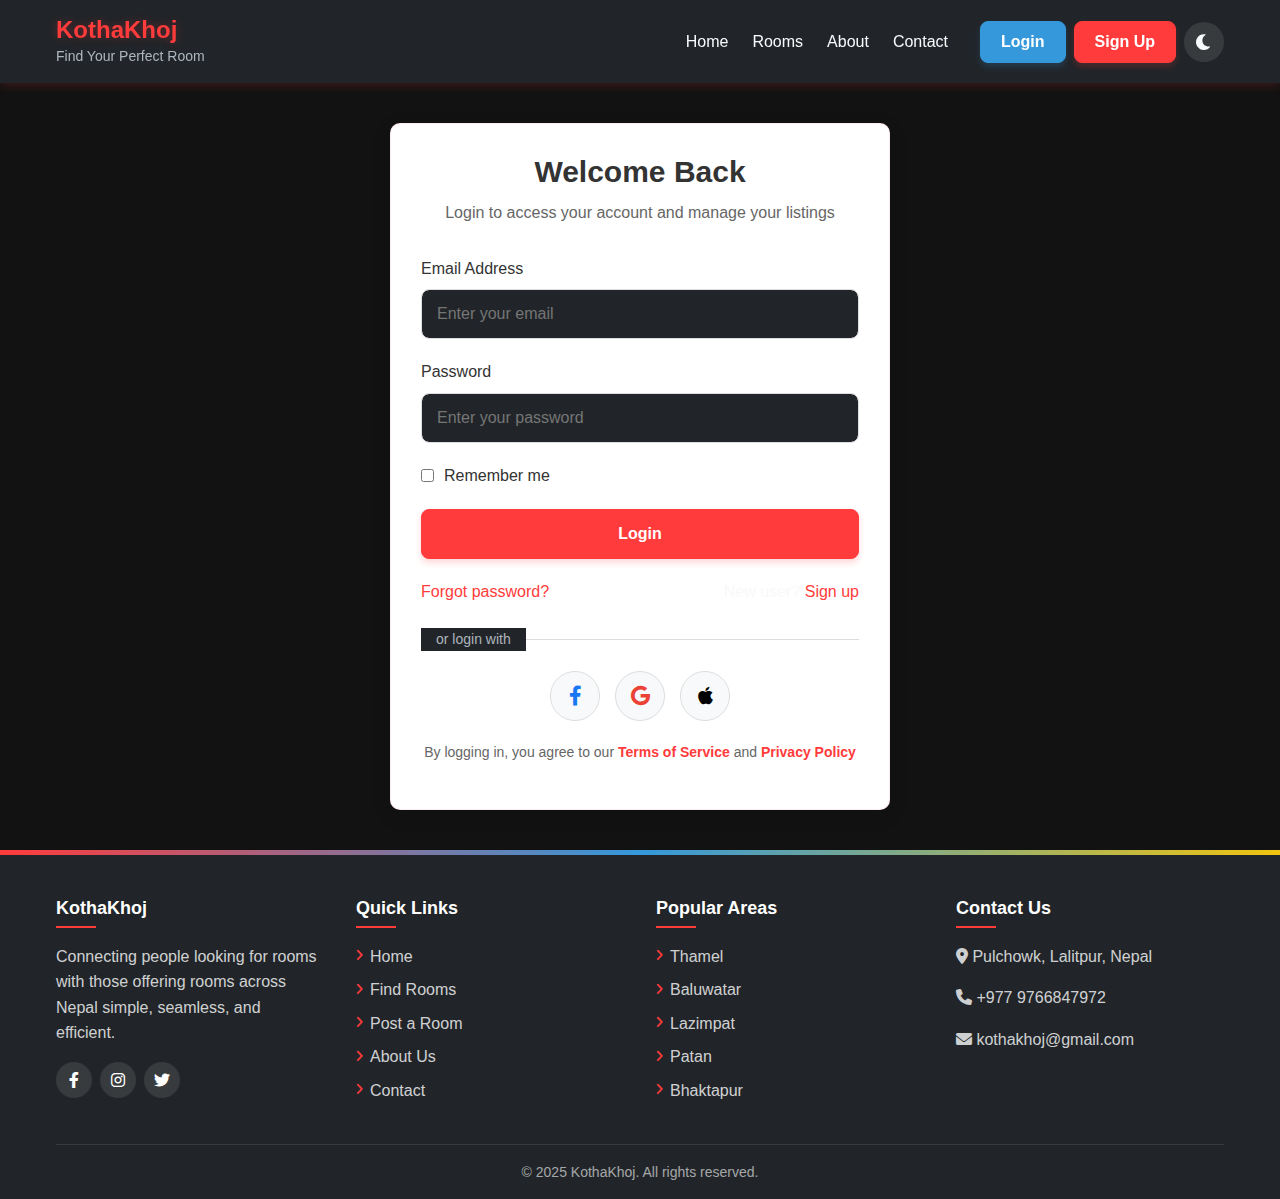
<file: listings.html>
<!DOCTYPE html>
<html lang="en">
<head>
    <meta charset="UTF-8">
    <meta name="viewport" content="width=device-width, initial-scale=1.0">
    <title>Room Listings - KothaKhoj</title>
    <link rel="stylesheet" href="css/style.css">
    <link rel="stylesheet" href="https://cdnjs.cloudflare.com/ajax/libs/font-awesome/6.0.0-beta3/css/all.min.css">
</head>
<body>
    <div class="theme-container">
        <header>
            <div class="container">
                <div class="logo">
                    <a href="index.html">
                        <h1>KothaKhoj</h1>
                        <p>Find Your Perfect Room</p>
                    </a>
                </div>
                <nav>
                    <ul>
                        <li><a href="index.html">Home</a></li>
                        <li><a href="listings.html" class="active">Rooms</a></li>
                        <li><a href="about.html">About</a></li>
                        <li><a href="contact.html">Contact</a></li>
                    </ul>
                    <div class="nav-buttons">
                        <a href="post-room.html" class="btn btn-primary">Post a Room</a>
                        <button id="theme-toggle" class="btn-icon">
                            <i class="fas fa-moon"></i>
                        </button>
                    </div>
                </nav>
                <div class="menu-toggle">
                    <i class="fas fa-bars"></i>
                </div>
            </div>
        </header>

        <main>
            <section class="listings-header">
                <div class="container">
                    <h2>Available Rooms in Kathmandu</h2>
                    <div class="search-container compact">
                        <form id="search-form">
                            <div class="search-inputs">
                                <div class="search-group">
                                    <i class="fas fa-map-marker-alt"></i>
                                    <select id="location" name="location">
                                        <option value="">All Locations</option>
                                        <option value="thamel">Thamel</option>
                                        <option value="baluwatar">Baluwatar</option>
                                        <option value="lazimpat">Lazimpat</option>
                                        <option value="patan">Patan</option>
                                        <option value="bhaktapur">Bhaktapur</option>
                                        <option value="kirtipur">Kirtipur</option>
                                    </select>
                                </div>
                                <div class="search-group">
                                    <i class="fas fa-money-bill-wave"></i>
                                    <select id="price" name="price">
                                        <option value="">Any Price</option>
                                        <option value="0-5000">Under Rs. 5,000</option>
                                        <option value="5000-10000">Rs. 5,000 - Rs. 10,000</option>
                                        <option value="10000-15000">Rs. 10,000 - Rs. 15,000</option>
                                        <option value="15000-20000">Rs. 15,000 - Rs. 20,000</option>
                                        <option value="20000+">Above Rs. 20,000</option>
                                    </select>
                                </div>
                                <div class="search-group">
                                    <i class="fas fa-home"></i>
                                    <select id="type" name="type">
                                        <option value="">All Types</option>
                                        <option value="furnished">Furnished</option>
                                        <option value="unfurnished">Unfurnished</option>
                                        <option value="shared">Shared Room</option>
                                        <option value="private">Private Room</option>
                                    </select>
                                </div>
                            </div>
                            <button type="submit" class="btn btn-primary search-btn">
                                <i class="fas fa-search"></i> Search
                            </button>
                        </form>
                    </div>
                </div>
            </section>

            <section class="listings-main">
                <div class="container">
                    <div class="listings-container">
                        <div class="listings-sidebar">
                            <div class="filter-section">
                                <h3>Refine Search</h3>
                                <form id="filter-form">
                                    <div class="filter-group">
                                        <h4>Price Range</h4>
                                        <div class="price-slider">
                                            <input type="range" id="price-range" min="0" max="30000" step="1000" value="30000">
                                            <div class="price-values">
                                                <span>Rs. 0</span>
                                                <span id="price-value">Rs. 30,000+</span>
                                            </div>
                                        </div>
                                    </div>
                                    
                                    <div class="filter-group">
                                        <h4>Room Type</h4>
                                        <div class="checkbox-group">
                                            <label>
                                                <input type="checkbox" name="room-type" value="shared"> Shared Room
                                            </label>
                                            <label>
                                                <input type="checkbox" name="room-type" value="private"> Private Room
                                            </label>
                                            <label>
                                                <input type="checkbox" name="room-type" value="apartment"> Full Apartment
                                            </label>
                                        </div>
                                    </div>
                                    
                                    <div class="filter-group">
                                        <h4>Furnishing</h4>
                                        <div class="checkbox-group">
                                            <label>
                                                <input type="checkbox" name="furnishing" value="furnished"> Furnished
                                            </label>
                                            <label>
                                                <input type="checkbox" name="furnishing" value="unfurnished"> Unfurnished
                                            </label>
                                            <label>
                                                <input type="checkbox" name="furnishing" value="semi-furnished"> Semi-Furnished
                                            </label>
                                        </div>
                                    </div>
                                    
                                    <div class="filter-group">
                                        <h4>Amenities</h4>
                                        <div class="checkbox-group">
                                            <label>
                                                <input type="checkbox" name="amenities" value="wifi"> WiFi
                                            </label>
                                            <label>
                                                <input type="checkbox" name="amenities" value="attached-bathroom"> Attached Bathroom
                                            </label>
                                            <label>
                                                <input type="checkbox" name="amenities" value="kitchen"> Kitchen Access
                                            </label>
                                            <label>
                                                <input type="checkbox" name="amenities" value="hot-water"> Hot Water
                                            </label>
                                            <label>
                                                <input type="checkbox" name="amenities" value="parking"> Parking
                                            </label>
                                        </div>
                                    </div>
                                    
                                    <button type="submit" class="btn btn-primary btn-block">Apply Filters</button>
                                    <button type="reset" class="btn btn-secondary btn-block">Reset Filters</button>
                                </form>
                            </div>
                            
                            <div class="saved-rooms">
                                <h3>Saved Rooms</h3>
                                <div id="saved-rooms-list">
                                    <p class="empty-state">No saved rooms yet</p>
                                </div>
                            </div>
                        </div>
                        
                        <div class="listings-content">
                            <div class="listings-header-controls">
                                <div class="results-count">
                                    <span id="results-count">0</span> rooms found
                                </div>
                                <div class="view-controls">
                                    <button id="grid-view" class="btn-icon active"><i class="fas fa-th-large"></i></button>
                                    <button id="list-view" class="btn-icon"><i class="fas fa-list"></i></button>
                                    <select id="sort-by">
                                        <option value="newest">Newest First</option>
                                        <option value="price-low">Price: Low to High</option>
                                        <option value="price-high">Price: High to Low</option>
                                    </select>
                                </div>
                            </div>
                            
                            <div id="rooms-container" class="room-grid">
                                <!-- Rooms will be loaded dynamically with JavaScript -->
                            </div>
                            
                            <div class="pagination" id="pagination">
                                <!-- Pagination will be generated dynamically -->
                            </div>
                        </div>
                    </div>
                </div>
            </section>
        </main>

        <footer>
            <div class="container">
                <div class="footer-content">
                    <div class="footer-section">
                        <h3>KothaKhoj</h3>
                        <p>Connecting people looking for rooms with those offering rooms across Nepal simple, seamless, and efficient.</p>


                        <div class="social-links">
                            <a href="#" class="social-link"><i class="fab fa-facebook-f"></i></a>
                            <a href="#" class="social-link"><i class="fab fa-instagram"></i></a>
                            <a href="#" class="social-link"><i class="fab fa-twitter"></i></a>
                        </div>
                    </div>
                    <div class="footer-section">
                        <h3>Quick Links</h3>
                        <ul>
                            <li><a href="index.html">Home</a></li>
                            <li><a href="listings.html">Find Rooms</a></li>
                            <li><a href="post-room.html">Post a Room</a></li>
                            <li><a href="about.html">About Us</a></li>
                            <li><a href="contact.html">Contact</a></li>
                        </ul>
                    </div>
                    <div class="footer-section">
                        <h3>Popular Areas</h3>
                        <ul>
                            <li><a href="listings.html?location=thamel">Thamel</a></li>
                            <li><a href="listings.html?location=baluwatar">Baluwatar</a></li>
                            <li><a href="listings.html?location=lazimpat">Lazimpat</a></li>
                            <li><a href="listings.html?location=patan">Patan</a></li>
                            <li><a href="listings.html?location=bhaktapur">Bhaktapur</a></li>
                        </ul>
                    </div>
                    <div class="footer-section">
                        <h3>Contact Us</h3>
                        <p><i class="fas fa-map-marker-alt"></i> Pulchowk, Lalitpur, Nepal</p>
                        <p><i class="fas fa-phone"></i> +977 9766847972</p>
                        <p><i class="fas fa-envelope"></i> kothakhoj@gmail.com</p>
                    </div>
                </div>
                <div class="footer-bottom">
                    <p>&copy; 2025 KothaKhoj. All rights reserved.</p>
                </div>
            </div>
        </footer>
    </div>

    <script src="js/theme.js"></script>
    <script src="js/main.js"></script>
    <script src="js/home.js"></script>
    <script src="js/auth.js"></script>
    <script src="js/contact.js"></script>
    <script src="js/dashboard.js"></script>
    <script src="js/listings.js"></script>
    <script src="js/post-room.js"></script>
    <script src="js/room-details.js"></script>
    <script src="js/data-service.js"></script>
    
</body>
</html>
</file>
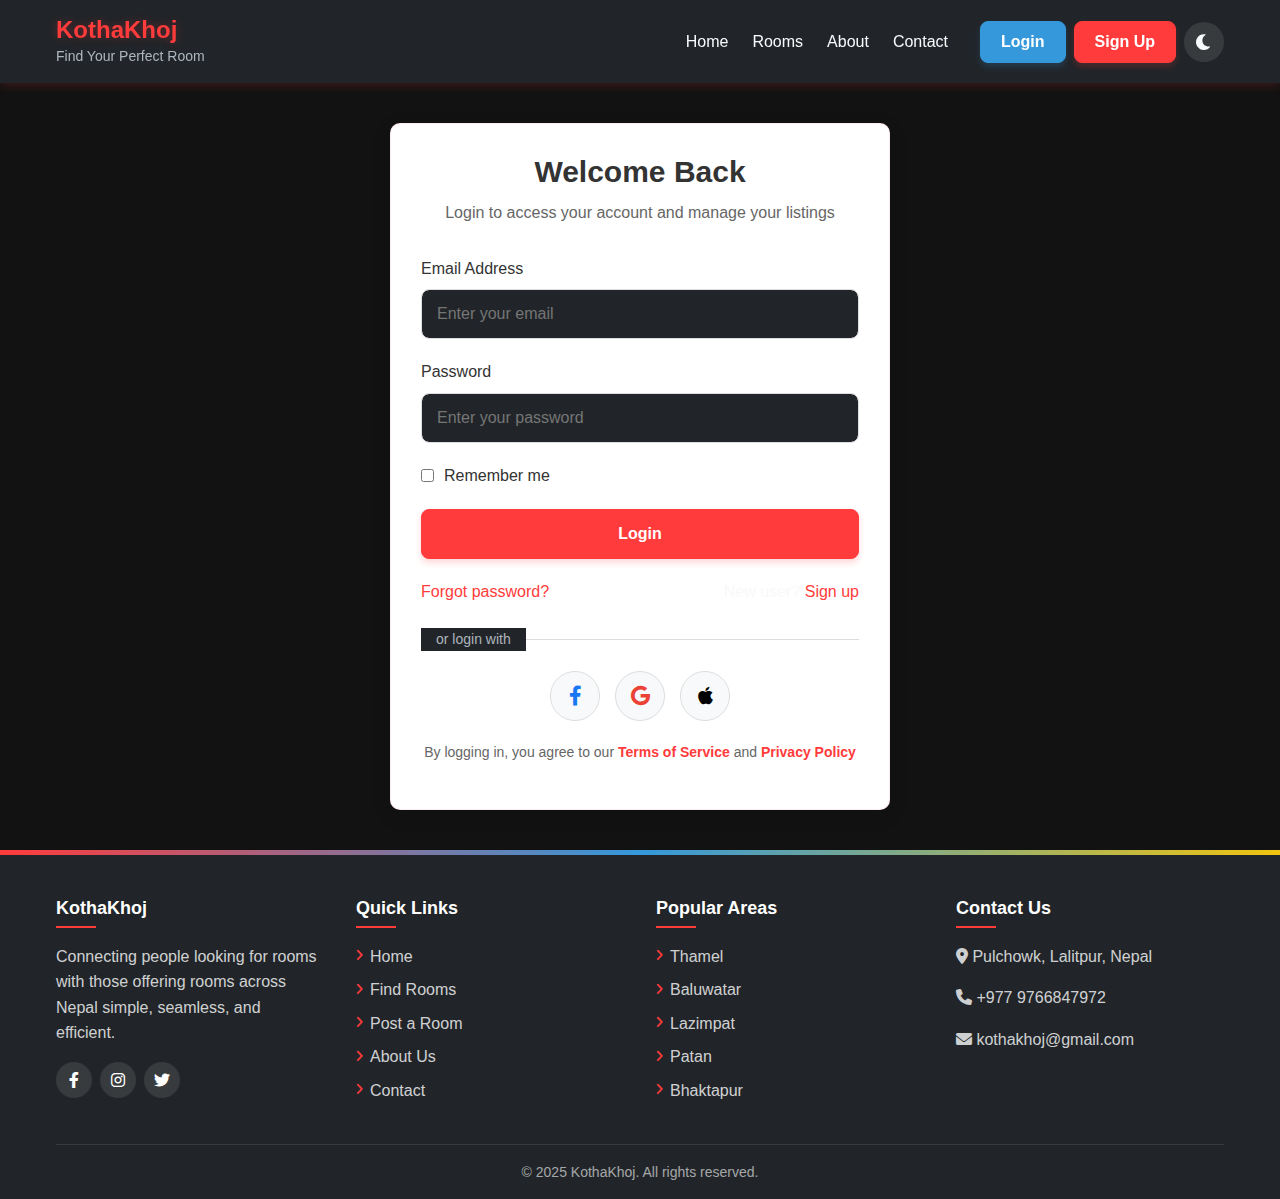
<file: login.html>
<!DOCTYPE html>
<html lang="en">
<head>
  <meta charset="UTF-8">
  <meta name="viewport" content="width=device-width, initial-scale=1.0">
  <title>Login - KothaKhoj</title>
  <link rel="stylesheet" href="css/style.css">
  <link rel="stylesheet" href="https://cdnjs.cloudflare.com/ajax/libs/font-awesome/6.0.0-beta3/css/all.min.css">
  <style>
    /* Auth specific styles */
    .auth-container {
      max-width: 500px;
      margin: 40px auto;
      padding: 30px;
      border-radius: 10px;
      box-shadow: 0 5px 20px rgba(0, 0, 0, 0.1);
      background-color: white;
    }
    
    .dark .auth-container {
      background-color: #2d3748;
      box-shadow: 0 5px 20px rgba(0, 0, 0, 0.3);
    }
    
    .auth-header {
      text-align: center;
      margin-bottom: 30px;
    }
    
    .auth-header h2 {
      margin-bottom: 10px;
      color: #333;
    }
    
    .dark .auth-header h2 {
      color: #e2e8f0;
    }
    
    .auth-header p {
      color: #666;
    }
    
    .dark .auth-header p {
      color: #a0aec0;
    }
    
    .auth-form .form-group {
      margin-bottom: 20px;
    }
    
    .auth-form label {
      display: block;
      margin-bottom: 8px;
      font-weight: 500;
      color: #333;
    }
    
    .dark .auth-form label {
      color: #e2e8f0;
    }
    
    .auth-form input[type="text"],
    .auth-form input[type="email"],
    .auth-form input[type="password"],
    .auth-form input[type="tel"] {
      width: 100%;
      padding: 12px 15px;
      border: 1px solid #ddd;
      border-radius: 8px;
      font-size: 16px;
      transition: border-color 0.3s;
    }
    
    .dark .auth-form input[type="text"],
    .dark .auth-form input[type="email"],
    .dark .auth-form input[type="password"],
    .dark .auth-form input[type="tel"] {
      background-color: #4a5568;
      border-color: #2d3748;
      color: #e2e8f0;
    }
    
    .auth-form input:focus {
      border-color: var(--primary-color);
      outline: none;
    }
    
    .auth-form .checkbox-label {
      display: flex;
      align-items: center;
      font-weight: normal;
      cursor: pointer;
    }
    
    .auth-form .checkbox-label input {
      margin-right: 10px;
    }
    
    .auth-form .form-footer {
      display: flex;
      justify-content: space-between;
      align-items: center;
      margin-top: 20px;
    }
    
    .auth-form .form-footer a {
      color: var(--primary-color);
      text-decoration: none;
    }
    
    .auth-form .form-footer a:hover {
      text-decoration: underline;
    }
    
    .auth-form .btn-block {
      width: 100%;
      padding: 12px;
      font-size: 16px;
      margin-top: 10px;
    }
    
    .auth-divider {
      display: flex;
      align-items: center;
      margin: 20px 0;
      color: #666;
    }
    
    .dark .auth-divider {
      color: #a0aec0;
    }
    
    .auth-divider::before,
    .auth-divider::after {
      content: "";
      flex: 1;
      height: 1px;
      background-color: #ddd;
    }
    
    .dark .auth-divider::before,
    .dark .auth-divider::after {
      background-color: #4a5568;
    }
    
    .auth-divider span {
      padding: 0 15px;
    }
    
    .social-login {
      display: flex;
      justify-content: center;
      gap: 15px;
      margin-bottom: 20px;
    }
    
    .social-login-btn {
      display: flex;
      align-items: center;
      justify-content: center;
      width: 50px;
      height: 50px;
      border-radius: 50%;
      background-color: #f8f9fa;
      border: 1px solid #ddd;
      cursor: pointer;
      transition: all 0.3s;
    }
    
    .dark .social-login-btn {
      background-color: #4a5568;
      border-color: #2d3748;
    }
    
    .social-login-btn:hover {
      transform: translateY(-3px);
      box-shadow: 0 5px 10px rgba(0, 0, 0, 0.1);
    }
    
    .social-login-btn i {
      font-size: 20px;
    }
    
    .social-login-btn.facebook {
      color: #1877f2;
    }
    
    .social-login-btn.google {
      color: #ea4335;
    }
    
    .social-login-btn.apple {
      color: #000;
    }
    
    .dark .social-login-btn.apple {
      color: #fff;
    }
    
    .auth-footer {
      text-align: center;
      margin-top: 20px;
      color: #666;
    }
    
    .dark .auth-footer {
      color: #a0aec0;
    }
    
    .auth-footer a {
      color: var(--primary-color);
      text-decoration: none;
    }
    
    .auth-footer a:hover {
      text-decoration: underline;
    }
    
    /* Responsive adjustments */
    @media (max-width: 768px) {
      .auth-container {
        margin: 20px;
        padding: 20px;
      }
    }
  </style>
</head>
<body>
  <div class="theme-container">
      <header>
          <div class="container">
              <div class="logo">
                  <a href="index.html">
                      <h1>KothaKhoj</h1>
                      <p>Find Your Perfect Room</p>
                  </a>
              </div>
              <nav>
                  <ul>
                      <li><a href="index.html">Home</a></li>
                      <li><a href="listings.html">Rooms</a></li>
                      <li><a href="about.html">About</a></li>
                      <li><a href="contact.html">Contact</a></li>
                  </ul>
                  <div class="nav-buttons">
                      <a href="login.html" class="btn btn-secondary active">Login</a>
                      <a href="signup.html" class="btn btn-primary">Sign Up</a>
                      <button id="theme-toggle" class="btn-icon">
                          <i class="fas fa-moon"></i>
                      </button>
                  </div>
              </nav>
              <div class="menu-toggle">
                  <i class="fas fa-bars"></i>
              </div>
          </div>
      </header>

      <main>
          <div class="container">
              <div class="auth-container">
                  <div class="auth-header">
                      <h2>Welcome Back</h2>
                      <p>Login to access your account and manage your listings</p>
                  </div>
                  
                  <form id="login-form" class="auth-form">
                      <div class="form-group">
                          <label for="email">Email Address</label>
                          <input type="email" id="email" name="email" placeholder="Enter your email" required>
                      </div>
                      
                      <div class="form-group">
                          <label for="password">Password</label>
                          <input type="password" id="password" name="password" placeholder="Enter your password" required>
                      </div>
                      
                      <div class="form-group">
                          <label class="checkbox-label">
                              <input type="checkbox" id="remember" name="remember">
                              Remember me
                          </label>
                      </div>
                      
                      <button type="submit" class="btn btn-primary btn-block">Login</button>
                      
                      <div class="form-footer">
                          <a href="#">Forgot password?</a>
                          <span>New user? <a href="signup.html">Sign up</a></span>
                      </div>
                  </form>
                  
                  <div class="auth-divider">
                      <span>or login with</span>
                  </div>
                  
                  <div class="social-login">
                      <button class="social-login-btn facebook">
                          <i class="fab fa-facebook-f"></i>
                      </button>
                      <button class="social-login-btn google">
                          <i class="fab fa-google"></i>
                      </button>
                      <button class="social-login-btn apple">
                          <i class="fab fa-apple"></i>
                      </button>
                  </div>
                  
                  <div class="auth-footer">
                      <p>By logging in, you agree to our <a href="#">Terms of Service</a> and <a href="#">Privacy Policy</a></p>
                  </div>
              </div>
          </div>
      </main>

      <footer>
          <div class="container">
              <div class="footer-content">
                  <div class="footer-section">
                      <h3>KothaKhoj</h3>
                      <p>Connecting people looking for rooms with those offering rooms across Nepal simple, seamless, and efficient.</p>


                      <div class="social-links">
                          <a href="#" class="social-link"><i class="fab fa-facebook-f"></i></a>
                          <a href="#" class="social-link"><i class="fab fa-instagram"></i></a>
                          <a href="#" class="social-link"><i class="fab fa-twitter"></i></a>
                      </div>
                  </div>
                  <div class="footer-section">
                      <h3>Quick Links</h3>
                      <ul>
                          <li><a href="index.html">Home</a></li>
                          <li><a href="listings.html">Find Rooms</a></li>
                          <li><a href="post-room.html">Post a Room</a></li>
                          <li><a href="about.html">About Us</a></li>
                          <li><a href="contact.html">Contact</a></li>
                      </ul>
                  </div>
                  <div class="footer-section">
                      <h3>Popular Areas</h3>
                      <ul>
                          <li><a href="listings.html?location=thamel">Thamel</a></li>
                          <li><a href="listings.html?location=baluwatar">Baluwatar</a></li>
                          <li><a href="listings.html?location=lazimpat">Lazimpat</a></li>
                          <li><a href="listings.html?location=patan">Patan</a></li>
                          <li><a href="listings.html?location=bhaktapur">Bhaktapur</a></li>
                      </ul>
                  </div>
                  <div class="footer-section">
                      <h3>Contact Us</h3>
                      <p><i class="fas fa-map-marker-alt"></i> Pulchowk, Lalitpur, Nepal</p>
                      <p><i class="fas fa-phone"></i> +977 9766847972</p>
                      <p><i class="fas fa-envelope"></i> kothakhoj@gmail.com</p>
                  </div>
              </div>
              <div class="footer-bottom">
                <p>&copy; 2025 KothaKhoj. All rights reserved.</p>
              </div>
          </div>
      </footer>
  </div>

  <script src="js/theme.js"></script>
  <script src="js/main.js"></script>
  <script src="js/auth.js"></script>
</body>
</html>
</file>
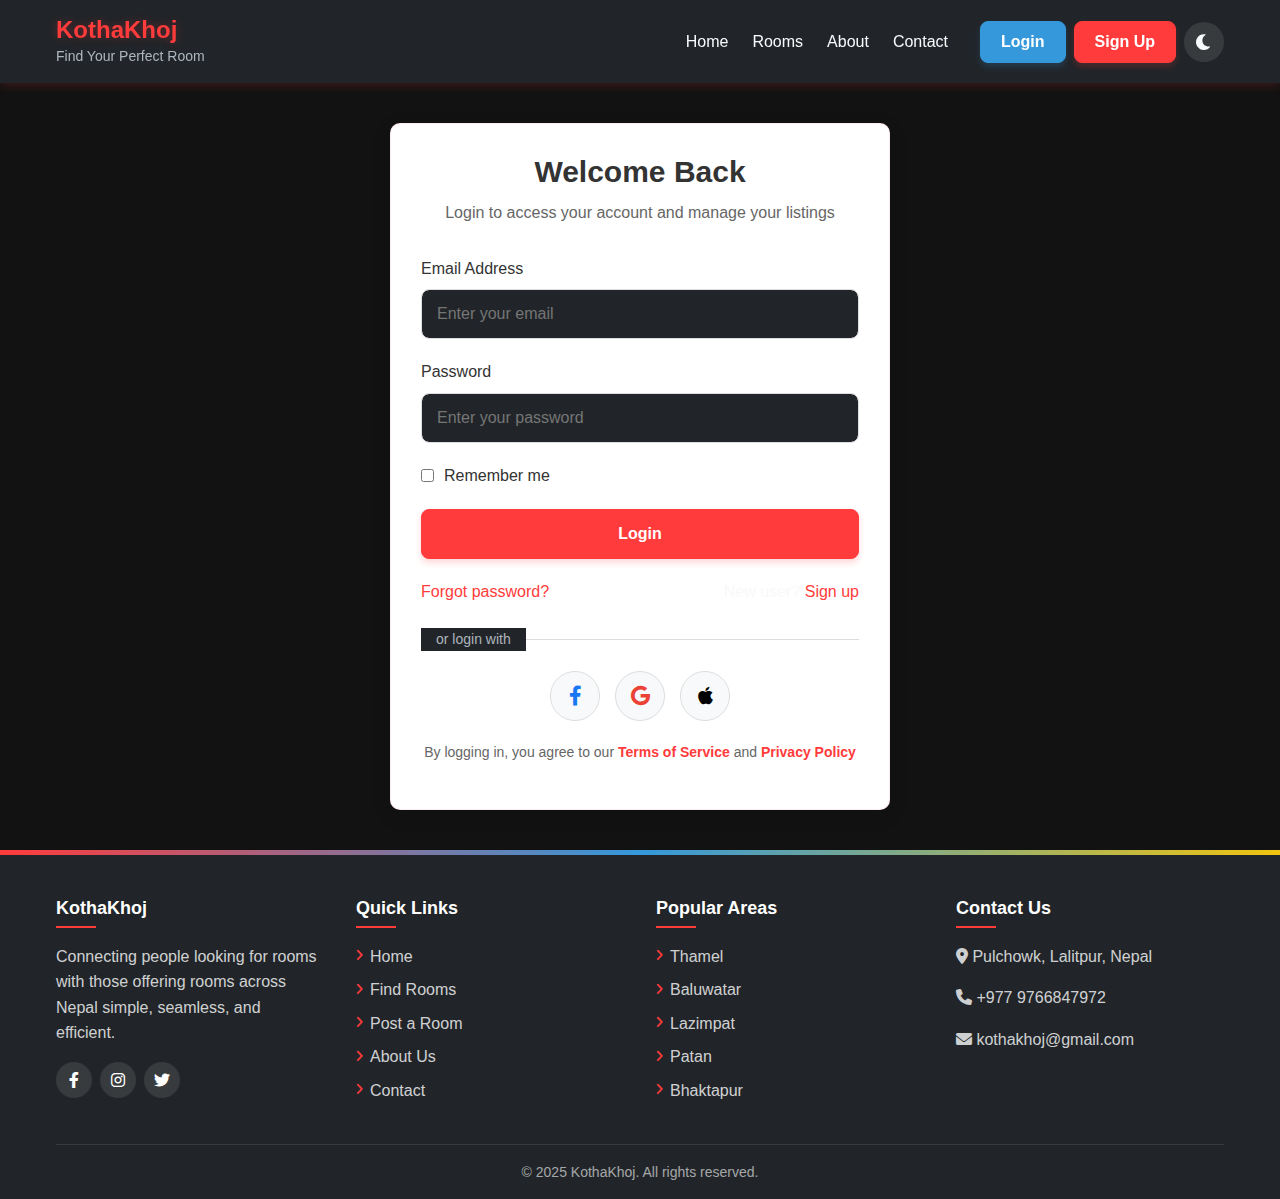
<file: post-room.html>
<!DOCTYPE html>
<html lang="en">
<head>
    <meta charset="UTF-8">
    <meta name="viewport" content="width=device-width, initial-scale=1.0">
    <title>Post a Room - KothaKhoj</title>
    <link rel="stylesheet" href="css/style.css">
    <link rel="stylesheet" href="https://cdnjs.cloudflare.com/ajax/libs/font-awesome/6.0.0-beta3/css/all.min.css">
</head>
<body>
    <div class="theme-container">
        <header>
            <div class="container">
                <div class="logo">
                    <a href="index.html">
                        <h1>KothaKhoj</h1>
                        <p>Find Your Perfect Room</p>
                    </a>
                </div>
                <nav>
                    <ul>
                        <li><a href="index.html">Home</a></li>
                        <li><a href="listings.html">Rooms</a></li>
                        <li><a href="about.html">About</a></li>
                        <li><a href="contact.html">Contact</a></li>
                    </ul>
                    <div class="nav-buttons">
                        <a href="post-room.html" class="btn btn-primary active">Post a Room</a>
                        <button id="theme-toggle" class="btn-icon">
                            <i class="fas fa-moon"></i>
                        </button>
                    </div>
                </nav>
                <div class="menu-toggle">
                    <i class="fas fa-bars"></i>
                </div>
            </div>
        </header>

        <main>
            <section class="post-room-header">
                <div class="container">
                    <h2>Post Your Room</h2>
                    <p>Fill in the details below to list your room on KothaKhoj</p>
                </div>
            </section>

            <section class="post-room-form">
                <div class="container">
                    <div class="form-container">
                        <div class="form-progress">
                            <div class="progress-step active" data-step="1">
                                <div class="step-number">1</div>
                                <div class="step-label">Basic Details</div>
                            </div>
                            <div class="progress-line"></div>
                            <div class="progress-step" data-step="2">
                                <div class="step-number">2</div>
                                <div class="step-label">Room Features</div>
                            </div>
                            <div class="progress-line"></div>
                            <div class="progress-step" data-step="3">
                                <div class="step-number">3</div>
                                <div class="step-label">Photos</div>
                            </div>
                            <div class="progress-line"></div>
                            <div class="progress-step" data-step="4">
                                <div class="step-number">4</div>
                                <div class="step-label">Contact Info</div>
                            </div>
                        </div>

                        <form id="post-room-form">
                            <!-- Step 1: Basic Details -->
                            <div class="form-step active" data-step="1">
                                <h3>Basic Details</h3>
                                
                                <div class="form-group">
                                    <label for="room-title">Room Title*</label>
                                    <input type="text" id="room-title" name="room-title" placeholder="e.g., Cozy Room in Thamel" required>
                                </div>
                                
                                <div class="form-row">
                                    <div class="form-group">
                                        <label for="room-type">Room Type*</label>
                                        <select id="room-type" name="room-type" required>
                                            <option value="">Select Room Type</option>
                                            <option value="shared">Shared Room</option>
                                            <option value="private">Private Room</option>
                                            <option value="apartment">Full Apartment</option>
                                        </select>
                                    </div>
                                    
                                    <div class="form-group">
                                        <label for="furnishing">Furnishing*</label>
                                        <select id="furnishing" name="furnishing" required>
                                            <option value="">Select Furnishing Type</option>
                                            <option value="furnished">Furnished</option>
                                            <option value="unfurnished">Unfurnished</option>
                                            <option value="semi-furnished">Semi-Furnished</option>
                                        </select>
                                    </div>
                                </div>
                                
                                <div class="form-row">
                                    <div class="form-group">
                                        <label for="rent-amount">Monthly Rent (NPR)*</label>
                                        <input type="number" id="rent-amount" name="rent-amount" placeholder="e.g., 10000" min="0" required>
                                    </div>
                                    
                                    <div class="form-group">
                                        <label for="deposit-amount">Security Deposit (NPR)</label>
                                        <input type="number" id="deposit-amount" name="deposit-amount" placeholder="e.g., 20000" min="0">
                                    </div>
                                </div>
                                
                                <div class="form-group">
                                    <label for="room-description">Room Description*</label>
                                    <textarea id="room-description" name="room-description" rows="5" placeholder="Describe your room, including size, features, and any special notes..." required></textarea>
                                </div>
                                
                                <div class="form-buttons">
                                    <button type="button" class="btn btn-primary next-step">Next: Room Features</button>
                                </div>
                            </div>
                            
                            <!-- Step 2: Room Features -->
                            <div class="form-step" data-step="2">
                                <h3>Room Features & Location</h3>
                                
                                <div class="form-group">
                                    <label for="location-area">Area/Neighborhood*</label>
                                    <select id="location-area" name="location-area" required>
                                        <option value="">Select Area</option>
                                        <option value="thamel">Thamel</option>
                                        <option value="baluwatar">Baluwatar</option>
                                        <option value="lazimpat">Lazimpat</option>
                                        <option value="patan">Patan</option>
                                        <option value="bhaktapur">Bhaktapur</option>
                                        <option value="kirtipur">Kirtipur</option>
                                        <option value="other">Other</option>
                                    </select>
                                </div>
                                
                                <div class="form-group" id="other-location-group" style="display: none;">
                                    <label for="other-location">Specify Location*</label>
                                    <input type="text" id="other-location" name="other-location" placeholder="Enter your location">
                                </div>
                                
                                <div class="form-group">
                                    <label for="full-address">Full Address*</label>
                                    <input type="text" id="full-address" name="full-address" placeholder="e.g., Near Thamel Chowk, House #123" required>
                                    <p class="form-note">This will not be publicly visible until you approve a renter</p>
                                </div>
                                
                                <div class="form-group">
                                    <label>Amenities Available</label>
                                    <div class="checkbox-grid">
                                        <label class="checkbox-label">
                                            <input type="checkbox" name="amenities" value="wifi"> WiFi
                                        </label>
                                        <label class="checkbox-label">
                                            <input type="checkbox" name="amenities" value="attached-bathroom"> Attached Bathroom
                                        </label>
                                        <label class="checkbox-label">
                                            <input type="checkbox" name="amenities" value="kitchen"> Kitchen Access
                                        </label>
                                        <label class="checkbox-label">
                                            <input type="checkbox" name="amenities" value="hot-water"> Hot Water
                                        </label>
                                        <label class="checkbox-label">
                                            <input type="checkbox" name="amenities" value="parking"> Parking
                                        </label>
                                        <label class="checkbox-label">
                                            <input type="checkbox" name="amenities" value="tv"> TV
                                        </label>
                                        <label class="checkbox-label">
                                            <input type="checkbox" name="amenities" value="washing-machine"> Washing Machine
                                        </label>
                                        <label class="checkbox-label">
                                            <input type="checkbox" name="amenities" value="balcony"> Balcony
                                        </label>
                                        <label class="checkbox-label">
                                            <input type="checkbox" name="amenities" value="electricity-backup"> Electricity Backup
                                        </label>
                                        <label class="checkbox-label">
                                            <input type="checkbox" name="amenities" value="water-filter"> Water Filter
                                        </label>
                                    </div>
                                </div>
                                
                                <div class="form-group">
                                    <label for="house-rules">House Rules</label>
                                    <textarea id="house-rules" name="house-rules" rows="4" placeholder="Any specific rules for tenants? (e.g., no smoking, quiet hours, etc.)"></textarea>
                                </div>
                                
                                <div class="form-buttons">
                                    <button type="button" class="btn btn-secondary prev-step">Previous</button>
                                    <button type="button" class="btn btn-primary next-step">Next: Upload Photos</button>
                                </div>
                            </div>
                            
                            <!-- Step 3: Photos -->
                            <div class="form-step" data-step="3">
                                <h3>Upload Photos</h3>
                                <p class="form-note">Upload clear photos of your room to attract potential tenants. You can upload up to 10 photos.</p>
                                
                                <div class="form-group">
                                    <div class="photo-upload-container">
                                        <div class="photo-upload-area" id="photo-upload-area">
                                            <i class="fas fa-cloud-upload-alt"></i>
                                            <p>Drag & drop photos here or click to browse</p>
                                            <span class="upload-hint">Supported formats: JPG, PNG, GIF (Max 10 photos)</span>
                                            <input type="file" id="photo-upload" name="photo-upload" accept="image/*" multiple style="display: none;">
                                        </div>
                                        
                                        <div class="photo-preview" id="photo-preview">
                                            <!-- Photo previews will be added here dynamically -->
                                        </div>
                                    </div>
                                    <p class="form-note">First photo will be used as the main image. Drag to reorder.</p>
                                </div>
                                
                                <div class="form-buttons">
                                    <button type="button" class="btn btn-secondary prev-step">Previous</button>
                                    <button type="button" class="btn btn-primary next-step">Next: Contact Info</button>
                                </div>
                            </div>
                            
                            <!-- Step 4: Contact Info -->
                            <div class="form-step" data-step="4">
                                <h3>Contact Information</h3>
                                
                                <div class="form-row">
                                    <div class="form-group">
                                        <label for="owner-name">Your Name*</label>
                                        <input type="text" id="owner-name" name="owner-name" placeholder="Your full name" required>
                                    </div>
                                    
                                    <div class="form-group">
                                        <label for="owner-type">You are a*</label>
                                        <select id="owner-type" name="owner-type" required>
                                            <option value="">Select</option>
                                            <option value="owner">Property Owner</option>
                                            <option value="caretaker">Caretaker</option>
                                            <option value="current-tenant">Current Tenant</option>
                                        </select>
                                    </div>
                                </div>
                                
                                <div class="form-row">
                                    <div class="form-group">
                                        <label for="phone-number">Phone Number*</label>
                                        <input type="tel" id="phone-number" name="phone-number" placeholder="e.g., 9812345678" required>
                                    </div>
                                    
                                    <div class="form-group">
                                        <label for="whatsapp-number">WhatsApp Number</label>
                                        <input type="tel" id="whatsapp-number" name="whatsapp-number" placeholder="e.g., 9812345678">
                                    </div>
                                </div>
                                
                                <div class="form-group">
                                    <label for="email">Email Address*</label>
                                    <input type="email" id="email" name="email" placeholder="Your email address" required>
                                </div>
                                
                                <div class="form-group">
                                    <label for="best-contact-time">Best Time to Contact</label>
                                    <input type="text" id="best-contact-time" name="best-contact-time" placeholder="e.g., Weekdays after 5 PM">
                                </div>
                                
                                <div class="form-group">
                                    <label class="checkbox-label">
                                        <input type="checkbox" name="terms" required>
                                        I agree to the <a href="#" class="terms-link">Terms and Conditions</a> of KothaKhoj
                                    </label>
                                </div>
                                
                                <div class="form-buttons">
                                    <button type="button" class="btn btn-secondary prev-step">Previous</button>
                                    <button type="button" class="btn btn-primary" id="preview-listing">Preview Listing</button>
                                    <button type="submit" class="btn btn-success">Submit Listing</button>
                                </div>
                            </div>
                        </form>
                    </div>
                </div>
            </section>
        </main>

        <footer>
            <div class="container">
                <div class="footer-content">
                    <div class="footer-section">
                        <h3>KothaKhoj</h3>
                        <p>Connecting people looking for rooms with those offering rooms across Nepal simple, seamless, and efficient.</p>


                        <div class="social-links">
                            <a href="#" class="social-link"><i class="fab fa-facebook-f"></i></a>
                            <a href="#" class="social-link"><i class="fab fa-instagram"></i></a>
                            <a href="#" class="social-link"><i class="fab fa-twitter"></i></a>
                        </div>
                    </div>
                    <div class="footer-section">
                        <h3>Quick Links</h3>
                        <ul>
                            <li><a href="index.html">Home</a></li>
                            <li><a href="listings.html">Find Rooms</a></li>
                            <li><a href="post-room.html">Post a Room</a></li>
                            <li><a href="about.html">About Us</a></li>
                            <li><a href="contact.html">Contact</a></li>
                        </ul>
                    </div>
                    <div class="footer-section">
                        <h3>Popular Areas</h3>
                        <ul>
                            <li><a href="listings.html?location=thamel">Thamel</a></li>
                            <li><a href="listings.html?location=baluwatar">Baluwatar</a></li>
                            <li><a href="listings.html?location=lazimpat">Lazimpat</a></li>
                            <li><a href="listings.html?location=patan">Patan</a></li>
                            <li><a href="listings.html?location=bhaktapur">Bhaktapur</a></li>
                        </ul>
                    </div>
                    <div class="footer-section">
                        <h3>Contact Us</h3>
                        <p><i class="fas fa-map-marker-alt"></i> Pulchowk, Lalitpur, Nepal</p>
                        <p><i class="fas fa-phone"></i> +977 9766847972</p>
                        <p><i class="fas fa-envelope"></i> kothakhoj@gmail.com</p>
                    </div>
                </div>
                <div class="footer-bottom">
                    <p>&copy; 2025 KothaKhoj. All rights reserved.</p>
                </div>
            </div>
        </footer>
    </div>

    <!-- Preview Modal -->
    <div id="preview-modal" class="modal">
        <div class="modal-content preview-modal-content">
            <span class="close-modal">&times;</span>
            <h2>Listing Preview</h2>
            <div id="listing-preview">
                <!-- Preview content will be generated dynamically -->
            </div>
            <div class="modal-buttons">
                <button class="btn btn-secondary" id="edit-listing">Edit Listing</button>
                <button class="btn btn-success" id="confirm-listing">Submit Listing</button>
            </div>
        </div>
    </div>

    <script src="js/theme.js"></script>
    <script src="js/main.js"></script>
    <script src="js/post-room.js"></script>
    <script src="js/auth.js"></script>
</body>
</html>
</file>
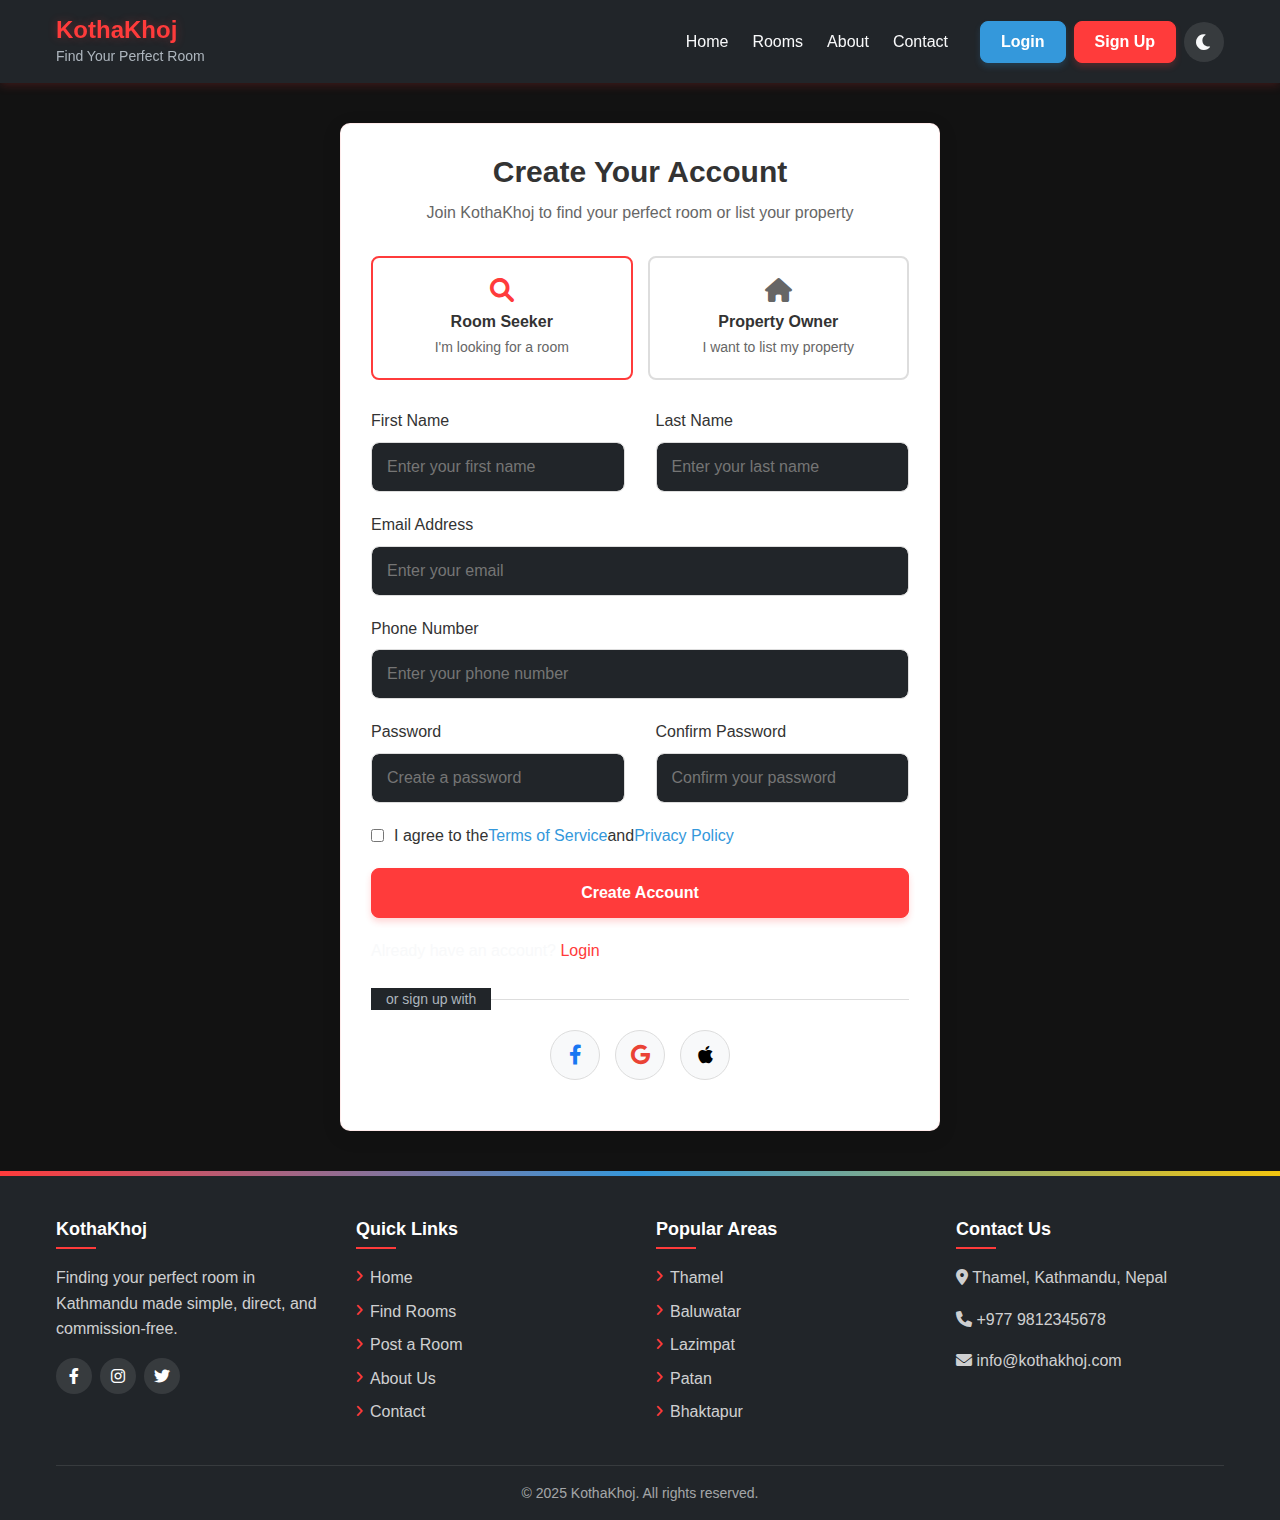
<file: signup.html>
<!DOCTYPE html>
<html lang="en">
<head>
  <meta charset="UTF-8">
  <meta name="viewport" content="width=device-width, initial-scale=1.0">
  <title>Sign Up - KothaKhoj</title>
  <link rel="stylesheet" href="css/style.css">
  <link rel="stylesheet" href="https://cdnjs.cloudflare.com/ajax/libs/font-awesome/6.0.0-beta3/css/all.min.css">
  <style>
    /* Auth specific styles */
    .auth-container {
      max-width: 600px;
      margin: 40px auto;
      padding: 30px;
      border-radius: 10px;
      box-shadow: 0 5px 20px rgba(0, 0, 0, 0.1);
      background-color: white;
    }
    
    .dark .auth-container {
      background-color: #2d3748;
      box-shadow: 0 5px 20px rgba(0, 0, 0, 0.3);
    }
    
    .auth-header {
      text-align: center;
      margin-bottom: 30px;
    }
    
    .auth-header h2 {
      margin-bottom: 10px;
      color: #333;
    }
    
    .dark .auth-header h2 {
      color: #e2e8f0;
    }
    
    .auth-header p {
      color: #666;
    }
    
    .dark .auth-header p {
      color: #a0aec0;
    }
    
    .auth-form .form-group {
      margin-bottom: 20px;
    }
    
    .auth-form label {
      display: block;
      margin-bottom: 8px;
      font-weight: 500;
      color: #333;
    }
    
    .dark .auth-form label {
      color: #e2e8f0;
    }
    
    .auth-form input[type="text"],
    .auth-form input[type="email"],
    .auth-form input[type="password"],
    .auth-form input[type="tel"] {
      width: 100%;
      padding: 12px 15px;
      border: 1px solid #ddd;
      border-radius: 8px;
      font-size: 16px;
      transition: border-color 0.3s;
    }
    
    .dark .auth-form input[type="text"],
    .dark .auth-form input[type="email"],
    .dark .auth-form input[type="password"],
    .dark .auth-form input[type="tel"] {
      background-color: #4a5568;
      border-color: #2d3748;
      color: #e2e8f0;
    }
    
    .auth-form input:focus {
      border-color: var(--primary-color);
      outline: none;
    }
    
    .form-row {
      display: flex;
      gap: 15px;
    }
    
    .form-row .form-group {
      flex: 1;
    }
    
    .auth-form .checkbox-label {
      display: flex;
      align-items: center;
      font-weight: normal;
      cursor: pointer;
    }
    
    .auth-form .checkbox-label input {
      margin-right: 10px;
    }
    
    .auth-form .form-footer {
      display: flex;
      justify-content: space-between;
      align-items: center;
      margin-top: 20px;
    }
    
    .auth-form .form-footer a {
      color: var(--primary-color);
      text-decoration: none;
    }
    
    .auth-form .form-footer a:hover {
      text-decoration: underline;
    }
    
    .auth-form .btn-block {
      width: 100%;
      padding: 12px;
      font-size: 16px;
      margin-top: 10px;
    }
    
    .user-type-options {
      display: flex;
      gap: 15px;
      margin-bottom: 20px;
    }
    
    .user-type-option {
      flex: 1;
      position: relative;
    }
    
    .user-type-option input {
      position: absolute;
      opacity: 0;
      width: 0;
      height: 0;
    }
    
    .user-type-option label {
      display: flex;
      flex-direction: column;
      align-items: center;
      justify-content: center;
      padding: 20px;
      border: 2px solid #ddd;
      border-radius: 8px;
      cursor: pointer;
      transition: all 0.3s;
      text-align: center;
    }
    
    .dark .user-type-option label {
      border-color: #4a5568;
    }
    
    .user-type-option input:checked + label {
      border-color: var(--primary-color);
      background-color: rgba(var(--primary-rgb), 0.05);
    }
    
    .dark .user-type-option input:checked + label {
      background-color: rgba(var(--primary-rgb), 0.2);
    }
    
    .user-type-option i {
      font-size: 24px;
      margin-bottom: 10px;
      color: #666;
    }
    
    .dark .user-type-option i {
      color: #a0aec0;
    }
    
    .user-type-option input:checked + label i {
      color: var(--primary-color);
    }
    
    .user-type-option h4 {
      margin: 0 0 5px;
      font-size: 16px;
      color: #333;
    }
    
    .dark .user-type-option h4 {
      color: #e2e8f0;
    }
    
    .user-type-option p {
      margin: 0;
      font-size: 14px;
      color: #666;
    }
    
    .dark .user-type-option p {
      color: #a0aec0;
    }
    
    .auth-divider {
      display: flex;
      align-items: center;
      margin: 20px 0;
      color: #666;
    }
    
    .dark .auth-divider {
      color: #a0aec0;
    }
    
    .auth-divider::before,
    .auth-divider::after {
      content: "";
      flex: 1;
      height: 1px;
      background-color: #ddd;
    }
    
    .dark .auth-divider::before,
    .dark .auth-divider::after {
      background-color: #4a5568;
    }
    
    .auth-divider span {
      padding: 0 15px;
    }
    
    .social-login {
      display: flex;
      justify-content: center;
      gap: 15px;
      margin-bottom: 20px;
    }
    
    .social-login-btn {
      display: flex;
      align-items: center;
      justify-content: center;
      width: 50px;
      height: 50px;
      border-radius: 50%;
      background-color: #f8f9fa;
      border: 1px solid #ddd;
      cursor: pointer;
      transition: all 0.3s;
    }
    
    .dark .social-login-btn {
      background-color: #4a5568;
      border-color: #2d3748;
    }
    
    .social-login-btn:hover {
      transform: translateY(-3px);
      box-shadow: 0 5px 10px rgba(0, 0, 0, 0.1);
    }
    
    .social-login-btn i {
      font-size: 20px;
    }
    
    .social-login-btn.facebook {
      color: #1877f2;
    }
    
    .social-login-btn.google {
      color: #ea4335;
    }
    
    .social-login-btn.apple {
      color: #000;
    }
    
    .dark .social-login-btn.apple {
      color: #fff;
    }
    
    .auth-footer {
      text-align: center;
      margin-top: 20px;
      color: #666;
    }
    
    .dark .auth-footer {
      color: #a0aec0;
    }
    
    .auth-footer a {
      color: var(--primary-color);
      text-decoration: none;
    }
    
    .auth-footer a:hover {
      text-decoration: underline;
    }
    
    /* Responsive adjustments */
    @media (max-width: 768px) {
      .auth-container {
        margin: 20px;
        padding: 20px;
      }
      
      .form-row {
        flex-direction: column;
        gap: 0;
      }
    }
  </style>
</head>
<body>
  <div class="theme-container">
      <header>
          <div class="container">
              <div class="logo">
                  <a href="index.html">
                      <h1>KothaKhoj</h1>
                      <p>Find Your Perfect Room</p>
                  </a>
              </div>
              <nav>
                  <ul>
                      <li><a href="index.html">Home</a></li>
                      <li><a href="listings.html">Rooms</a></li>
                      <li><a href="about.html">About</a></li>
                      <li><a href="contact.html">Contact</a></li>
                  </ul>
                  <div class="nav-buttons">
                      <a href="login.html" class="btn btn-secondary">Login</a>
                      <a href="signup.html" class="btn btn-primary active">Sign Up</a>
                      <button id="theme-toggle" class="btn-icon">
                          <i class="fas fa-moon"></i>
                      </button>
                  </div>
              </nav>
              <div class="menu-toggle">
                  <i class="fas fa-bars"></i>
              </div>
          </div>
      </header>

      <main>
          <div class="container">
              <div class="auth-container">
                  <div class="auth-header">
                      <h2>Create Your Account</h2>
                      <p>Join KothaKhoj to find your perfect room or list your property</p>
                  </div>
                  
                  <form id="signup-form" class="auth-form">
                      <div class="user-type-options">
                          <div class="user-type-option">
                              <input type="radio" id="seeker" name="user-type" value="seeker" checked>
                              <label for="seeker">
                                  <i class="fas fa-search"></i>
                                  <h4>Room Seeker</h4>
                                  <p>I'm looking for a room</p>
                              </label>
                          </div>
                          <div class="user-type-option">
                              <input type="radio" id="owner" name="user-type" value="owner">
                              <label for="owner">
                                  <i class="fas fa-home"></i>
                                  <h4>Property Owner</h4>
                                  <p>I want to list my property</p>
                              </label>
                          </div>
                      </div>
                      
                      <div class="form-row">
                          <div class="form-group">
                              <label for="first-name">First Name</label>
                              <input type="text" id="first-name" name="first-name" placeholder="Enter your first name" required>
                          </div>
                          
                          <div class="form-group">
                              <label for="last-name">Last Name</label>
                              <input type="text" id="last-name" name="last-name" placeholder="Enter your last name" required>
                          </div>
                      </div>
                      
                      <div class="form-group">
                          <label for="email">Email Address</label>
                          <input type="email" id="email" name="email" placeholder="Enter your email" required>
                      </div>
                      
                      <div class="form-group">
                          <label for="phone">Phone Number</label>
                          <input type="tel" id="phone" name="phone" placeholder="Enter your phone number" required>
                      </div>
                      
                      <div class="form-row">
                          <div class="form-group">
                              <label for="password">Password</label>
                              <input type="password" id="password" name="password" placeholder="Create a password" required>
                          </div>
                          
                          <div class="form-group">
                              <label for="confirm-password">Confirm Password</label>
                              <input type="password" id="confirm-password" name="confirm-password" placeholder="Confirm your password" required>
                          </div>
                      </div>
                      
                      <div class="form-group">
                          <label class="checkbox-label">
                              <input type="checkbox" id="terms" name="terms" required>
                              I agree to the <a href="#">Terms of Service</a> and <a href="#">Privacy Policy</a>
                          </label>
                      </div>
                      
                      <button type="submit" class="btn btn-primary btn-block">Create Account</button>
                      
                      <div class="form-footer">
                          <span>Already have an account? <a href="login.html">Login</a></span>
                      </div>
                  </form>
                  
                  <div class="auth-divider">
                      <span>or sign up with</span>
                  </div>
                  
                  <div class="social-login">
                      <button class="social-login-btn facebook">
                          <i class="fab fa-facebook-f"></i>
                      </button>
                      <button class="social-login-btn google">
                          <i class="fab fa-google"></i>
                      </button>
                      <button class="social-login-btn apple">
                          <i class="fab fa-apple"></i>
                      </button>
                  </div>
              </div>
          </div>
      </main>

      <footer>
          <div class="container">
              <div class="footer-content">
                  <div class="footer-section">
                      <h3>KothaKhoj</h3>
                      <p>Finding your perfect room in Kathmandu made simple, direct, and commission-free.</p>
                      <div class="social-links">
                          <a href="#" class="social-link"><i class="fab fa-facebook-f"></i></a>
                          <a href="#" class="social-link"><i class="fab fa-instagram"></i></a>
                          <a href="#" class="social-link"><i class="fab fa-twitter"></i></a>
                      </div>
                  </div>
                  <div class="footer-section">
                      <h3>Quick Links</h3>
                      <ul>
                          <li><a href="index.html">Home</a></li>
                          <li><a href="listings.html">Find Rooms</a></li>
                          <li><a href="post-room.html">Post a Room</a></li>
                          <li><a href="about.html">About Us</a></li>
                          <li><a href="contact.html">Contact</a></li>
                      </ul>
                  </div>
                  <div class="footer-section">
                      <h3>Popular Areas</h3>
                      <ul>
                          <li><a href="listings.html?location=thamel">Thamel</a></li>
                          <li><a href="listings.html?location=baluwatar">Baluwatar</a></li>
                          <li><a href="listings.html?location=lazimpat">Lazimpat</a></li>
                          <li><a href="listings.html?location=patan">Patan</a></li>
                          <li><a href="listings.html?location=bhaktapur">Bhaktapur</a></li>
                      </ul>
                  </div>
                  <div class="footer-section">
                      <h3>Contact Us</h3>
                      <p><i class="fas fa-map-marker-alt"></i> Thamel, Kathmandu, Nepal</p>
                      <p><i class="fas fa-phone"></i> +977 9812345678</p>
                      <p><i class="fas fa-envelope"></i> info@kothakhoj.com</p>
                  </div>
              </div>
              <div class="footer-bottom">
                <p>&copy; 2025 KothaKhoj. All rights reserved.</p>
              </div>
          </div>
      </footer>
  </div>

  <script src="js/theme.js"></script>
  <script src="js/main.js"></script>
  <script src="js/auth.js"></script>
</body>
</html>
</file>
<file: css/style.css>
/* Base Styles and Variables */
:root {
  /* Primary Colors - Red Accents */
  --primary-color: #ff3b3b;
  --primary-dark: #d32f2f;
  --primary-light: #ff6b6b;

  /* Secondary Colors - Blue & Yellow Mix */
  --secondary-color: #3498db;
  --secondary-dark: #2980b9;
  --secondary-light: #5dade2;

  /* Yellow Accent */
  --accent-color: #f1c40f;
  --accent-dark: #f39c12;
  --accent-light: #f9e79f;

  /* Dark Theme Colors */
  --light-color: #f8f9fa;
  --dark-color: #121212;
  --gray-color: #adb5bd;
  --light-gray: #343a40;
  --dark-gray: #212529;

  /* Success/Error Colors */
  --success-color: #2ecc71;
  --error-color: #e74c3c;
  --warning-color: #f39c12;

  /* Font Sizes */
  --font-size-xs: 0.75rem;
  --font-size-sm: 0.875rem;
  --font-size-md: 1rem;
  --font-size-lg: 1.125rem;
  --font-size-xl: 1.25rem;
  --font-size-2xl: 1.5rem;
  --font-size-3xl: 1.875rem;
  --font-size-4xl: 2.25rem;

  /* Spacing */
  --spacing-xs: 0.25rem;
  --spacing-sm: 0.5rem;
  --spacing-md: 1rem;
  --spacing-lg: 1.5rem;
  --spacing-xl: 2rem;
  --spacing-2xl: 3rem;
  --spacing-3xl: 4rem;

  /* Border Radius */
  --border-radius-sm: 0.25rem;
  --border-radius-md: 0.5rem;
  --border-radius-lg: 1rem;
  --border-radius-full: 9999px;

  /* Shadows */
  --shadow-sm: 0 1px 3px rgba(255, 59, 59, 0.12), 0 1px 2px rgba(255, 59, 59, 0.24);
  --shadow-md: 0 4px 6px rgba(255, 59, 59, 0.1);
  --shadow-lg: 0 10px 15px -3px rgba(255, 59, 59, 0.1), 0 4px 6px -2px rgba(255, 59, 59, 0.05);
  --shadow-xl: 0 20px 25px -5px rgba(255, 59, 59, 0.1), 0 10px 10px -5px rgba(255, 59, 59, 0.04);

  /* Transitions */
  --transition-fast: 0.2s cubic-bezier(0.4, 0, 0.2, 1);
  --transition-normal: 0.3s cubic-bezier(0.4, 0, 0.2, 1);
  --transition-slow: 0.5s cubic-bezier(0.4, 0, 0.2, 1);

  /* Container Width */
  --container-max-width: 1200px;
  --container-padding: 1rem;

  /* Z-index layers */
  --z-index-dropdown: 1000;
  --z-index-sticky: 1020;
  --z-index-fixed: 1030;
  --z-index-modal-backdrop: 1040;
  --z-index-modal: 1050;
  --z-index-popover: 1060;
  --z-index-tooltip: 1070;
}

/* Light Theme Variables */
.light {
  --primary-color: #ff3b3b;
  --primary-dark: #d32f2f;
  --primary-light: #ff6b6b;

  --secondary-color: #3498db;
  --secondary-dark: #2980b9;
  --secondary-light: #5dade2;

  --light-color: #f8f9fa;
  --dark-color: #121212;
  --gray-color: #6c757d;
  --light-gray: #e9ecef;
  --dark-gray: #343a40;
}

/* Reset and Base Styles */
* {
  margin: 0;
  padding: 0;
  box-sizing: border-box;
}

html {
  font-size: 16px;
  scroll-behavior: smooth;
}

body {
  font-family: "Segoe UI", Tahoma, Geneva, Verdana, sans-serif;
  line-height: 1.6;
  color: var(--light-color);
  background-color: var(--dark-color);
  transition: background-color var(--transition-normal), color var(--transition-normal);
}

.theme-container {
  display: flex;
  flex-direction: column;
  min-height: 100vh;
}

.container {
  width: 100%;
  max-width: var(--container-max-width);
  margin: 0 auto;
  padding: 0 var(--container-padding);
}

/* Typography */
h1,
h2,
h3,
h4,
h5,
h6 {
  font-weight: 700;
  line-height: 1.2;
  margin-bottom: var(--spacing-md);
  color: var(--light-color);
}

h1 {
  font-size: var(--font-size-4xl);
}

h2 {
  font-size: var(--font-size-3xl);
}

h3 {
  font-size: var(--font-size-2xl);
}

h4 {
  font-size: var(--font-size-xl);
}

h5 {
  font-size: var(--font-size-lg);
}

h6 {
  font-size: var(--font-size-md);
}

p {
  margin-bottom: var(--spacing-md);
}

a {
  color: var(--secondary-color);
  text-decoration: none;
  transition: color var(--transition-fast);
}

a:hover {
  color: var(--secondary-light);
}

ul,
ol {
  margin-bottom: var(--spacing-md);
  padding-left: var(--spacing-xl);
}

/* Buttons */
.btn {
  display: inline-block;
  font-weight: 600;
  text-align: center;
  white-space: nowrap;
  vertical-align: middle;
  user-select: none;
  border: 1px solid transparent;
  padding: 0.5rem 1.25rem;
  font-size: var(--font-size-md);
  line-height: 1.5;
  border-radius: var(--border-radius-md);
  transition: all var(--transition-fast);
  cursor: pointer;
  position: relative;
  overflow: hidden;
}

.btn:after {
  content: "";
  position: absolute;
  top: 50%;
  left: 50%;
  width: 5px;
  height: 5px;
  background: rgba(255, 255, 255, 0.5);
  opacity: 0;
  border-radius: 100%;
  transform: scale(1, 1) translate(-50%);
  transform-origin: 50% 50%;
}

.btn:focus,
.btn:hover {
  text-decoration: none;
  outline: none;
}

.btn:focus:after,
.btn:hover:after {
  animation: ripple 1s ease-out;
}

@keyframes ripple {
  0% {
    transform: scale(0, 0);
    opacity: 0.5;
  }
  20% {
    transform: scale(25, 25);
    opacity: 0.3;
  }
  100% {
    opacity: 0;
    transform: scale(40, 40);
  }
}

.btn-primary {
  color: white;
  background-color: var(--primary-color);
  border-color: var(--primary-color);
  box-shadow: 0 4px 6px rgba(255, 59, 59, 0.2);
}

.btn-primary:hover,
.btn-primary:focus {
  background-color: var(--primary-dark);
  border-color: var(--primary-dark);
  transform: translateY(-2px);
  box-shadow: 0 7px 14px rgba(255, 59, 59, 0.3);
}

.btn-secondary {
  color: white;
  background-color: var(--secondary-color);
  border-color: var(--secondary-color);
  box-shadow: 0 4px 6px rgba(52, 152, 219, 0.2);
}

.btn-secondary:hover,
.btn-secondary:focus {
  background-color: var(--secondary-dark);
  border-color: var(--secondary-dark);
  transform: translateY(-2px);
  box-shadow: 0 7px 14px rgba(52, 152, 219, 0.3);
}

.btn-success {
  color: white;
  background-color: var(--success-color);
  border-color: var(--success-color);
  box-shadow: 0 4px 6px rgba(46, 204, 113, 0.2);
}

.btn-success:hover,
.btn-success:focus {
  background-color: #27ae60;
  border-color: #27ae60;
  transform: translateY(-2px);
  box-shadow: 0 7px 14px rgba(46, 204, 113, 0.3);
}

.btn-outline {
  color: var(--primary-color);
  background-color: transparent;
  border-color: var(--primary-color);
}

.btn-outline:hover,
.btn-outline:focus {
  color: white;
  background-color: var(--primary-color);
  transform: translateY(-2px);
  box-shadow: 0 7px 14px rgba(255, 59, 59, 0.3);
}

.btn-block {
  display: block;
  width: 100%;
}

.btn-icon {
  display: inline-flex;
  align-items: center;
  justify-content: center;
  width: 2.5rem;
  height: 2.5rem;
  border-radius: var(--border-radius-full);
  background-color: rgba(255, 255, 255, 0.1);
  border: none;
  color: var(--light-color);
  cursor: pointer;
  transition: background-color var(--transition-fast), color var(--transition-fast), transform var(--transition-fast);
}

.btn-icon:hover {
  background-color: rgba(255, 255, 255, 0.2);
  transform: translateY(-2px);
}

.btn-icon i {
  font-size: var(--font-size-lg);
}

/* Forms */
.form-group {
  margin-bottom: var(--spacing-lg);
}

.form-row {
  display: flex;
  flex-wrap: wrap;
  margin-right: -0.5rem;
  margin-left: -0.5rem;
}

.form-row > .form-group {
  flex: 1 0 0%;
  padding-right: 0.5rem;
  padding-left: 0.5rem;
}

label {
  display: inline-block;
  margin-bottom: var(--spacing-xs);
  font-weight: 600;
  color: var(--light-color);
}

input[type="text"],
input[type="email"],
input[type="password"],
input[type="number"],
input[type="tel"],
input[type="url"],
input[type="search"],
input[type="date"],
select,
textarea {
  display: block;
  width: 100%;
  padding: 0.75rem 1rem;
  font-size: var(--font-size-md);
  line-height: 1.5;
  color: var(--light-color);
  background-color: var(--dark-gray);
  background-clip: padding-box;
  border: 1px solid var(--light-gray);
  border-radius: var(--border-radius-md);
  transition: border-color var(--transition-fast), box-shadow var(--transition-fast);
}

.light input[type="text"],
.light input[type="email"],
.light input[type="password"],
.light input[type="number"],
.light input[type="tel"],
.light input[type="url"],
.light input[type="search"],
.light input[type="date"],
.light select,
.light textarea {
  background-color: white;
  color: var(--dark-color);
  border-color: var(--light-gray);
}

input:focus,
select:focus,
textarea:focus {
  color: var(--light-color);
  background-color: var(--dark-gray);
  border-color: var(--primary-light);
  outline: 0;
  box-shadow: 0 0 0 0.2rem rgba(255, 59, 59, 0.25);
}

.light input:focus,
.light select:focus,
.light textarea:focus {
  color: var(--dark-color);
  background-color: white;
  border-color: var(--primary-light);
}

.checkbox-label {
  display: flex;
  align-items: center;
  margin-bottom: var(--spacing-sm);
  cursor: pointer;
}

.checkbox-label input[type="checkbox"] {
  margin-right: var(--spacing-sm);
}

.checkbox-grid {
  display: grid;
  grid-template-columns: repeat(auto-fill, minmax(200px, 1fr));
  gap: var(--spacing-sm);
}

.form-note {
  font-size: var(--font-size-sm);
  color: var(--gray-color);
  margin-top: var(--spacing-xs);
}

.form-buttons {
  display: flex;
  justify-content: space-between;
  margin-top: var(--spacing-xl);
}

/* Header */
header {
  background-color: var(--dark-gray);
  box-shadow: 0 2px 10px rgba(255, 59, 59, 0.2);
  position: sticky;
  top: 0;
  z-index: var(--z-index-sticky);
  transition: background-color var(--transition-normal);
}

.light header {
  background-color: white;
}

header .container {
  display: flex;
  justify-content: space-between;
  align-items: center;
  padding-top: var(--spacing-md);
  padding-bottom: var(--spacing-md);
}

.logo a {
  display: flex;
  flex-direction: column;
  text-decoration: none;
}

.logo h1 {
  font-size: var(--font-size-2xl);
  color: var(--primary-color);
  margin-bottom: 0;
  text-shadow: 0 0 10px rgba(255, 59, 59, 0.3);
}

.logo p {
  font-size: var(--font-size-sm);
  color: var(--gray-color);
  margin-bottom: 0;
}

nav {
  display: flex;
  align-items: center;
}

nav ul {
  display: flex;
  list-style: none;
  margin: 0;
  padding: 0;
}

nav ul li {
  margin-right: var(--spacing-lg);
}

nav ul li:last-child {
  margin-right: 0;
}

nav ul li a {
  color: var(--light-color);
  font-weight: 500;
  padding: var(--spacing-sm) 0;
  position: relative;
}

.light nav ul li a {
  color: var(--dark-color);
}

nav ul li a:after {
  content: "";
  position: absolute;
  width: 0;
  height: 2px;
  bottom: 0;
  left: 0;
  background-color: var(--primary-color);
  transition: width var(--transition-normal);
}

nav ul li a:hover:after,
nav ul li a.active:after {
  width: 100%;
}

nav ul li a.active {
  color: var(--primary-color);
}

.nav-buttons {
  display: flex;
  align-items: center;
  margin-left: var(--spacing-xl);
}

.nav-buttons .btn {
  margin-right: var(--spacing-sm);
}

.nav-buttons .btn:last-child {
  margin-right: 0;
}

.menu-toggle {
  display: none;
  font-size: var(--font-size-xl);
  color: var(--light-color);
  cursor: pointer;
}

.light .menu-toggle {
  color: var(--dark-color);
}

/* Hero Section */
.hero {
  background-color: var(--dark-color);
  padding: var(--spacing-3xl) 0;
  position: relative;
  overflow: hidden;
}

.hero:before {
  content: "";
  position: absolute;
  top: 0;
  left: 0;
  width: 100%;
  height: 100%;
  background-image: linear-gradient(135deg, rgba(255, 59, 59, 0.1) 0%, rgba(52, 152, 219, 0.1) 100%);
  background-size: cover;
  background-position: center;
  z-index: 0;
}

.hero-content {
  position: relative;
  z-index: 1;
  max-width: 800px;
  margin: 0 auto;
  text-align: center;
}

.hero-content h2 {
  font-size: var(--font-size-4xl);
  margin-bottom: var(--spacing-md);
  color: var(--light-color);
  text-shadow: 0 0 10px rgba(255, 59, 59, 0.3);
  animation: fadeInDown 1s ease-out;
}

.hero-content p {
  font-size: var(--font-size-xl);
  margin-bottom: var(--spacing-xl);
  color: var(--gray-color);
  animation: fadeInUp 1s ease-out;
}

@keyframes fadeInDown {
  from {
    opacity: 0;
    transform: translateY(-20px);
  }
  to {
    opacity: 1;
    transform: translateY(0);
  }
}

@keyframes fadeInUp {
  from {
    opacity: 0;
    transform: translateY(20px);
  }
  to {
    opacity: 1;
    transform: translateY(0);
  }
}

.search-container {
  background-color: var(--dark-gray);
  border-radius: var(--border-radius-lg);
  padding: var(--spacing-lg);
  box-shadow: 0 10px 30px rgba(255, 59, 59, 0.2);
  margin-bottom: var(--spacing-xl);
  animation: fadeIn 1.2s ease-out;
  border: 1px solid rgba(255, 59, 59, 0.3);
}

@keyframes fadeIn {
  from {
    opacity: 0;
  }
  to {
    opacity: 1;
  }
}

.light .search-container {
  background-color: white;
}

.search-container.compact {
  padding: var(--spacing-md);
  margin-bottom: var(--spacing-lg);
}

.search-inputs {
  display: flex;
  flex-wrap: wrap;
  margin-bottom: var(--spacing-md);
}

.search-group {
  flex: 1;
  position: relative;
  margin-right: var(--spacing-md);
}

.search-group:last-child {
  margin-right: 0;
}

.search-group i {
  position: absolute;
  left: var(--spacing-md);
  top: 50%;
  transform: translateY(-50%);
  color: var(--primary-color);
}

.search-group select,
.search-group input {
  padding-left: 2.5rem;
}

.search-btn {
  width: 100%;
  display: flex;
  align-items: center;
  justify-content: center;
}

.search-btn i {
  margin-right: var(--spacing-sm);
}

.hero-cta {
  display: flex;
  justify-content: center;
  gap: var(--spacing-md);
  animation: fadeIn 1.5s ease-out;
}

/* Featured Rooms Section */
.featured {
  padding: var(--spacing-3xl) 0;
  background-color: var(--dark-color);
}

.section-header {
  display: flex;
  justify-content: space-between;
  align-items: center;
  margin-bottom: var(--spacing-xl);
  position: relative;
}

.section-header:after {
  content: "";
  position: absolute;
  bottom: -10px;
  left: 0;
  width: 60px;
  height: 3px;
  background-color: var(--primary-color);
}

.view-more {
  font-weight: 600;
  display: flex;
  align-items: center;
  color: var(--accent-color);
}

.view-more i {
  margin-left: var(--spacing-xs);
  transition: transform var(--transition-fast);
}

.view-more:hover {
  color: var(--accent-light);
}

.view-more:hover i {
  transform: translateX(5px);
}

/* Room Grid */
.room-grid {
  display: grid;
  grid-template-columns: repeat(auto-fill, minmax(280px, 1fr));
  gap: var(--spacing-lg);
}

.room-card {
  background-color: var(--dark-gray);
  border-radius: var(--border-radius-md);
  overflow: hidden;
  box-shadow: 0 5px 15px rgba(0, 0, 0, 0.3);
  transition: transform var(--transition-normal), box-shadow var(--transition-normal);
  border: 1px solid rgba(255, 59, 59, 0.1);
}

.light .room-card {
  background-color: white;
  border: 1px solid rgba(255, 59, 59, 0.1);
}

.room-card:hover {
  transform: translateY(-10px);
  box-shadow: 0 15px 30px rgba(255, 59, 59, 0.2);
}

.room-image {
  position: relative;
  height: 200px;
  overflow: hidden;
}

.room-image img {
  width: 100%;
  height: 100%;
  object-fit: cover;
  transition: transform var(--transition-normal);
}

.room-card:hover .room-image img {
  transform: scale(1.1);
}

.room-type {
  position: absolute;
  top: var(--spacing-sm);
  left: var(--spacing-sm);
  background-color: var(--primary-color);
  color: white;
  padding: 0.25rem 0.5rem;
  border-radius: var(--border-radius-sm);
  font-size: var(--font-size-xs);
  font-weight: 600;
  text-transform: uppercase;
  box-shadow: 0 2px 5px rgba(255, 59, 59, 0.3);
}

.room-save {
  position: absolute;
  top: var(--spacing-sm);
  right: var(--spacing-sm);
  background-color: rgba(33, 37, 41, 0.8);
  color: var(--light-color);
  width: 2rem;
  height: 2rem;
  border-radius: var(--border-radius-full);
  display: flex;
  align-items: center;
  justify-content: center;
  cursor: pointer;
  transition: background-color var(--transition-fast), color var(--transition-fast), transform var(--transition-fast);
}

.room-save:hover,
.room-save.saved {
  background-color: var(--primary-color);
  color: white;
  transform: scale(1.1);
}

.room-content {
  padding: var(--spacing-md);
}

.room-price {
  font-size: var(--font-size-xl);
  font-weight: 700;
  color: var(--primary-color);
  margin-bottom: var(--spacing-xs);
}

.room-title {
  font-size: var(--font-size-lg);
  font-weight: 600;
  margin-bottom: var(--spacing-xs);
  color: var(--light-color);
}

.light .room-title {
  color: var(--dark-color);
}

.room-location {
  display: flex;
  align-items: center;
  color: var(--gray-color);
  font-size: var(--font-size-sm);
  margin-bottom: var(--spacing-sm);
}

.room-location i {
  margin-right: var(--spacing-xs);
  color: var(--secondary-color);
}

.room-features {
  display: flex;
  flex-wrap: wrap;
  gap: var(--spacing-sm);
  margin-bottom: var(--spacing-sm);
}

.room-feature {
  display: flex;
  align-items: center;
  font-size: var(--font-size-sm);
  color: var(--gray-color);
}

.room-feature i {
  margin-right: var(--spacing-xs);
  color: var(--accent-color);
}

.room-footer {
  display: flex;
  justify-content: space-between;
  align-items: center;
  padding: var(--spacing-sm) var(--spacing-md);
  border-top: 1px solid rgba(255, 59, 59, 0.1);
}

.room-owner {
  display: flex;
  align-items: center;
  font-size: var(--font-size-sm);
}

.room-owner img {
  width: 24px;
  height: 24px;
  border-radius: var(--border-radius-full);
  margin-right: var(--spacing-xs);
  border: 1px solid var(--primary-color);
}

.room-date {
  font-size: var(--font-size-xs);
  color: var(--gray-color);
}

/* How It Works Section */
.how-it-works {
  padding: var(--spacing-3xl) 0;
  background-color: var(--dark-gray);
  text-align: center;
  position: relative;
  overflow: hidden;
}

.how-it-works:before {
  content: "";
  position: absolute;
  top: 0;
  left: 0;
  width: 100%;
  height: 100%;
  background-image: linear-gradient(135deg, rgba(52, 152, 219, 0.05) 0%, rgba(255, 59, 59, 0.05) 100%);
  z-index: 0;
}

.light .how-it-works {
  background-color: var(--light-gray);
}

.steps {
  display: flex;
  flex-wrap: wrap;
  justify-content: center;
  gap: var(--spacing-xl);
  margin-top: var(--spacing-xl);
  position: relative;
  z-index: 1;
}

.step {
  flex: 1;
  min-width: 200px;
  max-width: 250px;
  padding: var(--spacing-lg);
  background-color: var(--dark-color);
  border-radius: var(--border-radius-md);
  box-shadow: 0 10px 20px rgba(0, 0, 0, 0.2);
  transition: transform var(--transition-normal), box-shadow var(--transition-normal);
  border: 1px solid rgba(255, 59, 59, 0.1);
}

.light .step {
  background-color: white;
}

.step:hover {
  transform: translateY(-10px) scale(1.03);
  box-shadow: 0 15px 30px rgba(255, 59, 59, 0.2);
}

.step-icon {
  width: 60px;
  height: 60px;
  background-color: rgba(255, 59, 59, 0.1);
  color: var(--primary-color);
  border-radius: var(--border-radius-full);
  display: flex;
  align-items: center;
  justify-content: center;
  margin: 0 auto var(--spacing-md);
  transition: transform var(--transition-normal), background-color var(--transition-normal);
}

.step:hover .step-icon {
  transform: scale(1.1);
  background-color: rgba(255, 59, 59, 0.2);
}

.step-icon i {
  font-size: var(--font-size-2xl);
}

.step h3 {
  margin-bottom: var(--spacing-sm);
}

.step p {
  color: var(--gray-color);
  margin-bottom: 0;
}

/* Testimonials Section */
.testimonials {
  padding: var(--spacing-3xl) 0;
  text-align: center;
  background-color: var(--dark-color);
}

.testimonial-slider {
  position: relative;
  max-width: 800px;
  margin: var(--spacing-xl) auto;
  overflow: hidden;
}

.testimonial {
  background-color: var(--dark-gray);
  border-radius: var(--border-radius-lg);
  padding: var(--spacing-xl);
  box-shadow: 0 10px 20px rgba(0, 0, 0, 0.2);
  margin: 0 var(--spacing-md);
  border: 1px solid rgba(255, 59, 59, 0.1);
}

.light .testimonial {
  background-color: white;
}

.testimonial-content {
  margin-bottom: var(--spacing-lg);
}

.testimonial-content p {
  font-style: italic;
  font-size: var(--font-size-lg);
  color: var(--light-color);
  margin-bottom: 0;
  position: relative;
}

.testimonial-content p:before,
.testimonial-content p:after {
  content: '"';
  color: var(--primary-color);
  font-size: 2em;
  line-height: 0;
  position: relative;
}

.light .testimonial-content p {
  color: var(--dark-color);
}

.testimonial-author {
  display: flex;
  align-items: center;
  justify-content: center;
}

.testimonial-author img {
  width: 50px;
  height: 50px;
  border-radius: var(--border-radius-full);
  object-fit: cover;
  margin-right: var(--spacing-md);
  border: 2px solid var(--primary-color);
  box-shadow: 0 0 10px rgba(255, 59, 59, 0.3);
}

.testimonial-author h4 {
  margin-bottom: 0;
  font-size: var(--font-size-md);
}

.testimonial-author p {
  margin-bottom: 0;
  font-size: var(--font-size-sm);
  color: var(--gray-color);
}

.testimonial-controls {
  display: flex;
  justify-content: center;
  gap: var(--spacing-md);
  margin-top: var(--spacing-lg);
}

.testimonial-controls .btn-icon:hover {
  background-color: rgba(255, 59, 59, 0.2);
  color: var(--primary-color);
}

/* CTA Section */
.cta-section {
  padding: var(--spacing-3xl) 0;
  background: linear-gradient(135deg, var(--primary-dark) 0%, var(--primary-color) 100%);
  color: white;
  text-align: center;
  position: relative;
  overflow: hidden;
}

.cta-section:before {
  content: "";
  position: absolute;
  top: 0;
  left: 0;
  width: 100%;
  height: 100%;
  background-image: url("data:image/svg+xml,%3Csvg width='60' height='60' viewBox='0 0 60 60' xmlns='http://www.w3.org/2000/svg'%3E%3Cg fill='none' fill-rule='evenodd'%3E%3Cg fill='%23ffffff' fill-opacity='0.05'%3E%3Cpath d='M36 34v-4h-2v4h-4v2h4v4h2v-4h4v-2h-4zm0-30V0h-2v4h-4v2h4v4h2V6h4V4h-4zM6 34v-4H4v4H0v2h4v4h2v-4h4v-2H6zM6 4V0H4v4H0v2h4v4h2V6h4V4H6z'/%3E%3C/g%3E%3C/g%3E%3C/svg%3E");
  opacity: 0.1;
}

.cta-content h2 {
  color: white;
  margin-bottom: var(--spacing-md);
  text-shadow: 0 2px 4px rgba(0, 0, 0, 0.2);
}

.cta-content p {
  font-size: var(--font-size-lg);
  margin-bottom: var(--spacing-xl);
  opacity: 0.9;
}

.cta-buttons {
  display: flex;
  justify-content: center;
  gap: var(--spacing-md);
}

.cta-section .btn-primary {
  background-color: white;
  color: var(--primary-color);
  border-color: white;
}

.cta-section .btn-primary:hover {
  background-color: var(--light-color);
  border-color: var(--light-color);
  transform: translateY(-2px);
  box-shadow: 0 7px 14px rgba(255, 255, 255, 0.3);
}

.cta-section .btn-secondary {
  background-color: transparent;
  color: white;
  border-color: white;
}

.cta-section .btn-secondary:hover {
  background-color: rgba(255, 255, 255, 0.2);
  transform: translateY(-2px);
  box-shadow: 0 7px 14px rgba(255, 255, 255, 0.3);
}

/* Footer */
footer {
  background-color: var(--dark-gray);
  color: white;
  padding-top: var(--spacing-2xl);
  margin-top: auto;
  position: relative;
  overflow: hidden;
}

footer:before {
  content: "";
  position: absolute;
  top: 0;
  left: 0;
  width: 100%;
  height: 5px;
  background: linear-gradient(90deg, var(--primary-color), var(--secondary-color), var(--accent-color));
}

.footer-content {
  display: grid;
  grid-template-columns: repeat(auto-fit, minmax(200px, 1fr));
  gap: var(--spacing-xl);
  padding-bottom: var(--spacing-xl);
}

.footer-section h3 {
  color: white;
  margin-bottom: var(--spacing-md);
  font-size: var(--font-size-lg);
  position: relative;
  padding-bottom: var(--spacing-sm);
}

.footer-section h3:after {
  content: "";
  position: absolute;
  bottom: 0;
  left: 0;
  width: 40px;
  height: 2px;
  background-color: var(--primary-color);
}

.footer-section p {
  color: rgba(255, 255, 255, 0.8);
  margin-bottom: var(--spacing-md);
}

.footer-section ul {
  list-style: none;
  padding: 0;
  margin: 0;
}

.footer-section ul li {
  margin-bottom: var(--spacing-sm);
  transition: transform var(--transition-fast);
}

.footer-section ul li:hover {
  transform: translateX(5px);
}

.footer-section ul li a {
  color: rgba(255, 255, 255, 0.8);
  transition: color var(--transition-fast);
  display: flex;
  align-items: center;
}

.footer-section ul li a:before {
  content: "\f105";
  font-family: "Font Awesome 5 Free";
  font-weight: 900;
  margin-right: var(--spacing-sm);
  color: var(--primary-color);
  font-size: 0.8em;
}

.footer-section ul li a:hover {
  color: white;
}

.social-links {
  display: flex;
  gap: var(--spacing-sm);
}

.social-link {
  display: flex;
  align-items: center;
  justify-content: center;
  width: 36px;
  height: 36px;
  background-color: rgba(255, 255, 255, 0.1);
  color: white;
  border-radius: var(--border-radius-full);
  transition: all var(--transition-fast);
}

.social-link:hover {
  background-color: var(--primary-color);
  color: white;
  transform: translateY(-3px);
  box-shadow: 0 5px 10px rgba(255, 59, 59, 0.3);
}

.footer-bottom {
  border-top: 1px solid rgba(255, 255, 255, 0.1);
  padding: var(--spacing-md) 0;
  text-align: center;
}

.footer-bottom p {
  margin-bottom: 0;
  font-size: var(--font-size-sm);
  color: rgba(255, 255, 255, 0.6);
}

/* Listings Page Styles */
.listings-header {
  background-color: var(--dark-gray);
  padding: var(--spacing-xl) 0;
}

.light .listings-header {
  background-color: var(--light-gray);
}

.listings-main {
  padding: var(--spacing-2xl) 0;
  background-color: var(--dark-color);
}

.listings-container {
  display: grid;
  grid-template-columns: 280px 1fr;
  gap: var(--spacing-xl);
}

.listings-sidebar {
  position: sticky;
  top: calc(72px + var(--spacing-md));
  height: max-content;
}

.filter-section {
  background-color: var(--dark-gray);
  border-radius: var(--border-radius-md);
  padding: var(--spacing-lg);
  box-shadow: 0 5px 15px rgba(0, 0, 0, 0.2);
  margin-bottom: var(--spacing-xl);
  border: 1px solid rgba(255, 59, 59, 0.1);
}

.light .filter-section {
  background-color: white;
}

.filter-section h3 {
  margin-bottom: var(--spacing-lg);
  font-size: var(--font-size-lg);
  position: relative;
  padding-bottom: var(--spacing-sm);
}

.filter-section h3:after {
  content: "";
  position: absolute;
  bottom: 0;
  left: 0;
  width: 40px;
  height: 2px;
  background-color: var(--primary-color);
}

.filter-group {
  margin-bottom: var(--spacing-lg);
}

.filter-group:last-child {
  margin-bottom: 0;
}

.filter-group h4 {
  font-size: var(--font-size-md);
  margin-bottom: var(--spacing-sm);
}

.price-slider {
  margin-bottom: var(--spacing-md);
}

.price-slider input[type="range"] {
  -webkit-appearance: none;
  width: 100%;
  height: 5px;
  border-radius: 5px;
  background: var(--light-gray);
  outline: none;
}

.price-slider input[type="range"]::-webkit-slider-thumb {
  -webkit-appearance: none;
  appearance: none;
  width: 20px;
  height: 20px;
  border-radius: 50%;
  background: var(--primary-color);
  cursor: pointer;
  box-shadow: 0 0 5px rgba(255, 59, 59, 0.5);
}

.price-values {
  display: flex;
  justify-content: space-between;
  font-size: var(--font-size-sm);
  color: var(--gray-color);
  margin-top: var(--spacing-xs);
}

.checkbox-group {
  display: flex;
  flex-direction: column;
  gap: var(--spacing-xs);
}

.saved-rooms {
  background-color: var(--dark-gray);
  border-radius: var(--border-radius-md);
  padding: var(--spacing-lg);
  box-shadow: 0 5px 15px rgba(0, 0, 0, 0.2);
  border: 1px solid rgba(255, 59, 59, 0.1);
}

.light .saved-rooms {
  background-color: white;
}

.saved-rooms h3 {
  margin-bottom: var(--spacing-lg);
  font-size: var(--font-size-lg);
  position: relative;
  padding-bottom: var(--spacing-sm);
}

.saved-rooms h3:after {
  content: "";
  position: absolute;
  bottom: 0;
  left: 0;
  width: 40px;
  height: 2px;
  background-color: var(--primary-color);
}

.empty-state {
  color: var(--gray-color);
  font-style: italic;
  text-align: center;
}

.listings-header-controls {
  display: flex;
  justify-content: space-between;
  align-items: center;
  margin-bottom: var(--spacing-lg);
}

.results-count {
  font-weight: 600;
}

.view-controls {
  display: flex;
  align-items: center;
  gap: var(--spacing-sm);
}

.view-controls .btn-icon {
  color: var(--gray-color);
}

.view-controls .btn-icon.active {
  color: var(--primary-color);
  background-color: rgba(255, 59, 59, 0.1);
}

.light .view-controls .btn-icon.active {
  background-color: rgba(255, 59, 59, 0.1);
}

.view-controls select {
  margin-left: var(--spacing-md);
  padding: 0.5rem;
  border-radius: var(--border-radius-md);
}

.pagination {
  display: flex;
  justify-content: center;
  margin-top: var(--spacing-xl);
  gap: var(--spacing-xs);
}

.pagination-item {
  display: flex;
  align-items: center;
  justify-content: center;
  width: 40px;
  height: 40px;
  border-radius: var(--border-radius-md);
  background-color: var(--dark-gray);
  color: var(--light-color);
  font-weight: 600;
  cursor: pointer;
  transition: all var(--transition-fast);
  border: 1px solid rgba(255, 59, 59, 0.1);
}

.light .pagination-item {
  background-color: white;
  color: var(--dark-color);
}

.pagination-item:hover {
  background-color: rgba(255, 59, 59, 0.1);
  transform: translateY(-2px);
}

.pagination-item.active {
  background-color: var(--primary-color);
  color: white;
  transform: translateY(-2px);
  box-shadow: 0 5px 10px rgba(255, 59, 59, 0.3);
}

.pagination-item.disabled {
  opacity: 0.5;
  cursor: not-allowed;
  transform: none;
  box-shadow: none;
}

/* Responsive Styles */
@media (max-width: 1024px) {
  .container {
    padding: 0 var(--spacing-lg);
  }

  .room-details-container {
    grid-template-columns: 1fr;
  }

  .room-sidebar {
    position: static;
  }

  .contact-container {
    grid-template-columns: 1fr;
    gap: var(--spacing-xl);
  }
}

@media (max-width: 768px) {
  html {
    font-size: 14px;
  }

  .search-inputs {
    flex-direction: column;
  }

  .search-group {
    margin-right: 0;
    margin-bottom: var(--spacing-sm);
  }

  .hero-cta {
    flex-direction: column;
    gap: var(--spacing-sm);
  }

  .steps {
    flex-direction: column;
    align-items: center;
  }

  .listings-container {
    grid-template-columns: 1fr;
  }

  .listings-sidebar {
    position: static;
    margin-bottom: var(--spacing-xl);
  }

  .about-content {
    grid-template-columns: 1fr;
    gap: var(--spacing-xl);
  }

  .form-progress {
    overflow-x: auto;
    padding: var(--spacing-md);
  }

  .progress-step {
    min-width: 100px;
  }

  nav {
    display: none;
    position: absolute;
    top: 100%;
    left: 0;
    width: 100%;
    background-color: var(--dark-gray);
    box-shadow: 0 5px 15px rgba(0, 0, 0, 0.2);
    padding: var(--spacing-md);
    flex-direction: column;
    z-index: 100;
  }

  .light nav {
    background-color: white;
  }

  nav.active {
    display: flex;
  }

  nav ul {
    flex-direction: column;
    width: 100%;
  }

  nav ul li {
    margin-right: 0;
    margin-bottom: var(--spacing-sm);
  }

  .nav-buttons {
    margin-left: 0;
    margin-top: var(--spacing-md);
    width: 100%;
  }

  .menu-toggle {
    display: block;
  }
}

@media (max-width: 576px) {
  .room-grid {
    grid-template-columns: 1fr;
  }

  .team-grid {
    grid-template-columns: 1fr;
  }

  .form-row {
    flex-direction: column;
  }

  .form-row > .form-group {
    padding-right: 0;
    padding-left: 0;
  }

  .form-buttons {
    flex-direction: column;
    gap: var(--spacing-sm);
  }

  .modal-content {
    margin: 20px;
    padding: var(--spacing-md);
  }
}

/* Room Details Page */
.breadcrumbs {
  margin: var(--spacing-md) 0;
  font-size: var(--font-size-sm);
  color: var(--gray-color);
}

.breadcrumbs a {
  color: var(--gray-color);
  transition: color var(--transition-fast);
}

.breadcrumbs a:hover {
  color: var(--primary-color);
}

.room-details {
  margin-bottom: var(--spacing-2xl);
}

.room-details-loading {
  display: flex;
  flex-direction: column;
  align-items: center;
  justify-content: center;
  padding: var(--spacing-3xl) 0;
}

.spinner {
  width: 40px;
  height: 40px;
  border: 4px solid rgba(255, 59, 59, 0.1);
  border-radius: 50%;
  border-top-color: var(--primary-color);
  animation: spin 1s ease-in-out infinite;
  margin-bottom: var(--spacing-md);
}

@keyframes spin {
  to {
    transform: rotate(360deg);
  }
}

.room-details-container {
  display: grid;
  grid-template-columns: 2fr 1fr;
  gap: var(--spacing-xl);
}

.room-gallery {
  position: relative;
  border-radius: var(--border-radius-md);
  overflow: hidden;
  margin-bottom: var(--spacing-lg);
  box-shadow: 0 10px 20px rgba(0, 0, 0, 0.3);
  border: 1px solid rgba(255, 59, 59, 0.2);
}

.room-main-image {
  width: 100%;
  height: 400px;
  object-fit: cover;
  cursor: pointer;
  transition: transform var(--transition-normal);
}

.room-main-image:hover {
  transform: scale(1.03);
}

.room-thumbnails {
  display: grid;
  grid-template-columns: repeat(5, 1fr);
  gap: var(--spacing-sm);
  margin-top: var(--spacing-sm);
}

.room-thumbnail {
  height: 80px;
  border-radius: var(--border-radius-sm);
  overflow: hidden;
  cursor: pointer;
  opacity: 0.7;
  transition: all var(--transition-fast);
  border: 2px solid transparent;
}

.room-thumbnail:hover,
.room-thumbnail.active {
  opacity: 1;
  transform: translateY(-3px);
  border-color: var(--primary-color);
  box-shadow: 0 5px 10px rgba(255, 59, 59, 0.3);
}

.room-thumbnail img {
  width: 100%;
  height: 100%;
  object-fit: cover;
}

.room-info-main {
  margin-bottom: var(--spacing-xl);
  background-color: var(--dark-gray);
  border-radius: var(--border-radius-md);
  padding: var(--spacing-lg);
  box-shadow: 0 5px 15px rgba(0, 0, 0, 0.2);
  border: 1px solid rgba(255, 59, 59, 0.1);
}

.room-info-header {
  margin-bottom: var(--spacing-lg);
  position: relative;
}

.room-info-header:after {
  content: "";
  position: absolute;
  bottom: -10px;
  left: 0;
  width: 60px;
  height: 3px;
  background-color: var(--primary-color);
}

.room-info-title {
  font-size: var(--font-size-3xl);
  margin-bottom: var(--spacing-xs);
  color: var(--light-color);
}

.room-info-location {
  display: flex;
  align-items: center;
  color: var(--gray-color);
  margin-bottom: var(--spacing-sm);
}

.room-info-location i {
  margin-right: var(--spacing-xs);
  color: var(--secondary-color);
}

.room-info-meta {
  display: flex;
  flex-wrap: wrap;
  gap: var(--spacing-md);
  margin-bottom: var(--spacing-md);
}

.room-info-meta-item {
  display: flex;
  align-items: center;
  color: var(--light-color);
  transition: transform var(--transition-fast);
}

.room-info-meta-item:hover {
  transform: translateY(-2px);
}

.room-info-meta-item i {
  margin-right: var(--spacing-xs);
  color: var(--accent-color);
}

.room-info-price {
  font-size: var(--font-size-2xl);
  font-weight: 700;
  color: var(--primary-color);
  margin-bottom: var(--spacing-md);
  text-shadow: 0 0 10px rgba(255, 59, 59, 0.2);
}

.room-info-description {
  margin-bottom: var(--spacing-xl);
}

.room-info-description h3 {
  margin-bottom: var(--spacing-md);
  position: relative;
  padding-bottom: var(--spacing-sm);
}

.room-info-description h3:after {
  content: "";
  position: absolute;
  bottom: 0;
  left: 0;
  width: 40px;
  height: 2px;
  background-color: var(--primary-color);
}

.room-info-amenities {
  margin-bottom: var(--spacing-xl);
}

.room-info-amenities h3 {
  margin-bottom: var(--spacing-md);
  position: relative;
  padding-bottom: var(--spacing-sm);
}

.room-info-amenities h3:after {
  content: "";
  position: absolute;
  bottom: 0;
  left: 0;
  width: 40px;
  height: 2px;
  background-color: var(--primary-color);
}

.amenities-list {
  display: grid;
  grid-template-columns: repeat(auto-fill, minmax(180px, 1fr));
  gap: var(--spacing-md);
}

.amenity-item {
  display: flex;
  align-items: center;
  transition: transform var(--transition-fast);
}

.amenity-item:hover {
  transform: translateX(5px);
}

.amenity-item i {
  color: var(--accent-color);
  margin-right: var(--spacing-sm);
}

.room-info-rules {
  margin-bottom: var(--spacing-xl);
}

.room-info-rules h3 {
  margin-bottom: var(--spacing-md);
  position: relative;
  padding-bottom: var(--spacing-sm);
}

.room-info-rules h3:after {
  content: "";
  position: absolute;
  bottom: 0;
  left: 0;
  width: 40px;
  height: 2px;
  background-color: var(--primary-color);
}

.room-info-map {
  margin-bottom: var(--spacing-xl);
}

.room-info-map h3 {
  margin-bottom: var(--spacing-md);
  position: relative;
  padding-bottom: var(--spacing-sm);
}

.room-info-map h3:after {
  content: "";
  position: absolute;
  bottom: 0;
  left: 0;
  width: 40px;
  height: 2px;
  background-color: var(--primary-color);
}

.map-container {
  height: 300px;
  border-radius: var(--border-radius-md);
  overflow: hidden;
  box-shadow: 0 5px 15px rgba(0, 0, 0, 0.2);
  border: 1px solid rgba(255, 59, 59, 0.1);
}

.room-sidebar {
  position: sticky;
  top: calc(72px + var(--spacing-md));
  height: max-content;
}

.owner-card {
  background-color: var(--dark-gray);
  border-radius: var(--border-radius-md);
  padding: var(--spacing-lg);
  box-shadow: 0 5px 15px rgba(0, 0, 0, 0.2);
  margin-bottom: var(--spacing-lg);
  border: 1px solid rgba(255, 59, 59, 0.1);
  transition: transform var(--transition-normal);
}

.owner-card:hover {
  transform: translateY(-5px);
  box-shadow: 0 10px 20px rgba(255, 59, 59, 0.2);
}

.owner-card h3 {
  margin-bottom: var(--spacing-md);
  position: relative;
  padding-bottom: var(--spacing-sm);
}

.owner-card h3:after {
  content: "";
  position: absolute;
  bottom: 0;
  left: 0;
  width: 40px;
  height: 2px;
  background-color: var(--primary-color);
}

.owner-info {
  display: flex;
  align-items: center;
  margin-bottom: var(--spacing-md);
}

.owner-avatar {
  width: 60px;
  height: 60px;
  border-radius: var(--border-radius-full);
  overflow: hidden;
  margin-right: var(--spacing-md);
  border: 2px solid var(--primary-color);
  box-shadow: 0 0 10px rgba(255, 59, 59, 0.3);
}

.owner-avatar img {
  width: 100%;
  height: 100%;
  object-fit: cover;
  transition: transform var(--transition-normal);
}

.owner-avatar:hover img {
  transform: scale(1.1);
}

.owner-details h4 {
  margin-bottom: 0;
}

.owner-type {
  font-size: var(--font-size-sm);
  color: var(--gray-color);
}

.contact-options {
  margin-top: var(--spacing-lg);
}

.contact-btn {
  display: flex;
  align-items: center;
  justify-content: center;
  width: 100%;
  margin-bottom: var(--spacing-sm);
}

.contact-btn i {
  margin-right: var(--spacing-sm);
}

.contact-note {
  font-size: var(--font-size-sm);
  color: var(--gray-color);
  text-align: center;
  margin-top: var(--spacing-sm);
}

.action-card {
  background-color: var(--dark-gray);
  border-radius: var(--border-radius-md);
  padding: var(--spacing-lg);
  box-shadow: 0 5px 15px rgba(0, 0, 0, 0.2);
  border: 1px solid rgba(255, 59, 59, 0.1);
  transition: transform var(--transition-normal);
}

.action-card:hover {
  transform: translateY(-5px);
  box-shadow: 0 10px 20px rgba(255, 59, 59, 0.2);
}

.action-buttons {
  display: flex;
  flex-direction: column;
  gap: var(--spacing-sm);
}

.action-btn {
  display: flex;
  align-items: center;
  justify-content: center;
}

.action-btn i {
  margin-right: var(--spacing-sm);
}

/* Post Room Page */
.post-room-header {
  background-color: var(--dark-gray);
  padding: var(--spacing-xl) 0;
  text-align: center;
  position: relative;
  overflow: hidden;
}

.post-room-header:before {
  content: "";
  position: absolute;
  top: 0;
  left: 0;
  width: 100%;
  height: 100%;
  background-image: linear-gradient(135deg, rgba(255, 59, 59, 0.05) 0%, rgba(52, 152, 219, 0.05) 100%);
  z-index: 0;
}

.post-room-header h2,
.post-room-header p {
  position: relative;
  z-index: 1;
}

.post-room-form {
  padding: var(--spacing-2xl) 0;
  background-color: var(--dark-color);
}

.form-container {
  max-width: 800px;
  margin: 0 auto;
  background-color: var(--dark-gray);
  border-radius: var(--border-radius-lg);
  box-shadow: 0 10px 30px rgba(0, 0, 0, 0.3);
  overflow: hidden;
  border: 1px solid rgba(255, 59, 59, 0.1);
}

.form-progress {
  display: flex;
  justify-content: space-between;
  padding: var(--spacing-lg) var(--spacing-xl);
  background-color: rgba(255, 59, 59, 0.05);
  position: relative;
}

.progress-step {
  display: flex;
  flex-direction: column;
  align-items: center;
  position: relative;
  z-index: 1;
}

.step-number {
  width: 30px;
  height: 30px;
  border-radius: var(--border-radius-full);
  background-color: var(--dark-color);
  color: var(--gray-color);
  display: flex;
  align-items: center;
  justify-content: center;
  font-weight: 600;
  margin-bottom: var(--spacing-xs);
  border: 2px solid var(--gray-color);
  transition: all var(--transition-normal);
}

.progress-step.active .step-number {
  background-color: var(--primary-color);
  color: white;
  border-color: var(--primary-color);
  transform: scale(1.1);
  box-shadow: 0 0 10px rgba(255, 59, 59, 0.5);
}

.progress-step.completed .step-number {
  background-color: var(--success-color);
  color: white;
  border-color: var(--success-color);
}

.step-label {
  font-size: var(--font-size-sm);
  color: var(--gray-color);
  font-weight: 500;
  transition: color var(--transition-fast);
}

.progress-step.active .step-label {
  color: var(--primary-color);
  font-weight: 600;
}

.progress-line {
  position: absolute;
  top: calc(var(--spacing-lg) + 15px);
  left: calc(var(--spacing-xl) + 30px);
  right: calc(var(--spacing-xl) + 30px);
  height: 2px;
  background-color: var(--gray-color);
  z-index: 0;
}

.form-step {
  display: none;
  padding: var(--spacing-xl);
}

.form-step.active {
  display: block;
  animation: fadeIn 0.5s ease-out;
}

.form-step h3 {
  margin-bottom: var(--spacing-lg);
  position: relative;
  padding-bottom: var(--spacing-sm);
}

.form-step h3:after {
  content: "";
  position: absolute;
  bottom: 0;
  left: 0;
  width: 40px;
  height: 2px;
  background-color: var(--primary-color);
}

.photo-upload-container {
  margin-bottom: var(--spacing-lg);
}

/* Add these styles to improve the photo upload area */

.photo-upload-area {
  border: 2px dashed rgba(255, 59, 59, 0.3);
  border-radius: var(--border-radius-md);
  padding: var(--spacing-xl);
  text-align: center;
  cursor: pointer;
  transition: all var(--transition-fast);
  display: flex;
  flex-direction: column;
  align-items: center;
  justify-content: center;
  min-height: 200px;
}

.photo-upload-area:hover {
  border-color: var(--primary-color);
  background-color: rgba(255, 59, 59, 0.05);
}

.photo-upload-area i {
  font-size: var(--font-size-3xl);
  color: var(--primary-color);
  margin-bottom: var(--spacing-md);
}

.photo-upload-area p {
  margin-bottom: var(--spacing-sm);
  color: var(--light-color);
  font-weight: 500;
}

.upload-hint {
  font-size: var(--font-size-sm);
  color: var(--gray-color);
}

.photo-upload-area input[type="file"] {
  display: none;
}

.photo-preview {
  display: grid;
  grid-template-columns: repeat(auto-fill, minmax(100px, 1fr));
  gap: var(--spacing-sm);
  margin-top: var(--spacing-md);
}

.photo-item {
  position: relative;
  height: 100px;
  border-radius: var(--border-radius-sm);
  overflow: hidden;
  box-shadow: 0 3px 6px rgba(0, 0, 0, 0.2);
  transition: transform var(--transition-fast);
  border: 1px solid rgba(255, 59, 59, 0.2);
}

.photo-item:hover {
  transform: scale(1.05);
}

.photo-item img {
  width: 100%;
  height: 100%;
  object-fit: cover;
}

.photo-item .remove-photo {
  position: absolute;
  top: 5px;
  right: 5px;
  width: 20px;
  height: 20px;
  background-color: rgba(255, 59, 59, 0.8);
  color: white;
  border: none;
  border-radius: var(--border-radius-full);
  display: flex;
  align-items: center;
  justify-content: center;
  cursor: pointer;
  font-size: var(--font-size-xs);
  transition: transform var(--transition-fast);
}

.photo-item .remove-photo:hover {
  transform: scale(1.1);
}

.photo-item .main-photo {
  position: absolute;
  bottom: 5px;
  left: 5px;
  background-color: var(--primary-color);
  color: white;
  font-size: var(--font-size-xs);
  padding: 2px 5px;
  border-radius: var(--border-radius-sm);
  box-shadow: 0 2px 4px rgba(0, 0, 0, 0.2);
}

/* Add this to make the photo upload error messages more visible */
.photo-error {
  background-color: rgba(231, 76, 60, 0.1);
  padding: 8px 12px;
  border-radius: 4px;
  margin-top: 10px;
  border-left: 3px solid var(--error-color);
}

/* About Page */
.about-header {
  background-color: var(--dark-gray);
  padding: var(--spacing-xl) 0;
  text-align: center;
  position: relative;
  overflow: hidden;
}

.about-header:before {
  content: "";
  position: absolute;
  top: 0;
  left: 0;
  width: 100%;
  height: 100%;
  background-image: linear-gradient(135deg, rgba(255, 59, 59, 0.05) 0%, rgba(52, 152, 219, 0.05) 100%);
  z-index: 0;
}

.about-header h2,
.about-header p {
  position: relative;
  z-index: 1;
}

.about-story {
  padding: var(--spacing-3xl) 0;
  background-color: var(--dark-color);
}

.about-content {
  display: grid;
  grid-template-columns: 1fr 1fr;
  gap: var(--spacing-xl);
  align-items: center;
}

.about-image {
  border-radius: var(--border-radius-lg);
  overflow: hidden;
  box-shadow: 0 10px 30px rgba(0, 0, 0, 0.3);
  border: 1px solid rgba(255, 59, 59, 0.2);
  transition: transform var(--transition-normal);
}

.about-image:hover {
  transform: translateY(-10px) rotate(1deg);
  box-shadow: 0 15px 40px rgba(255, 59, 59, 0.3);
}

.about-image img {
  width: 100%;
  height: auto;
  display: block;
  transition: transform var(--transition-normal);
}

.about-image:hover img {
  transform: scale(1.05);
}

.about-text h3 {
  margin-bottom: var(--spacing-lg);
  position: relative;
  padding-bottom: var(--spacing-sm);
}

.about-text h3:after {
  content: "";
  position: absolute;
  bottom: 0;
  left: 0;
  width: 40px;
  height: 2px;
  background-color: var(--primary-color);
}

.about-mission {
  padding: var(--spacing-3xl) 0;
  background-color: var(--dark-gray);
  position: relative;
  overflow: hidden;
}

.about-mission:before {
  content: "";
  position: absolute;
  top: 0;
  left: 0;
  width: 100%;
  height: 100%;
  background-image: linear-gradient(135deg, rgba(52, 152, 219, 0.05) 0%, rgba(255, 59, 59, 0.05) 100%);
  z-index: 0;
}

.mission-content {
  max-width: 800px;
  margin: 0 auto;
  text-align: center;
  position: relative;
  z-index: 1;
}

.mission-points {
  display: grid;
  grid-template-columns: repeat(auto-fit, minmax(250px, 1fr));
  gap: var(--spacing-xl);
  margin-top: var(--spacing-xl);
}

.mission-point {
  background-color: var(--dark-color);
  padding: var(--spacing-lg);
  border-radius: var(--border-radius-md);
  box-shadow: 0 10px 20px rgba(0, 0, 0, 0.2);
  border: 1px solid rgba(255, 59, 59, 0.1);
  transition: transform var(--transition-normal), box-shadow var(--transition-normal);
}

.mission-point:hover {
  transform: translateY(-10px);
  box-shadow: 0 15px 30px rgba(255, 59, 59, 0.2);
}

.mission-point i {
  font-size: var(--font-size-2xl);
  color: var(--primary-color);
  margin-bottom: var(--spacing-md);
  transition: transform var(--transition-normal);
}

.mission-point:hover i {
  transform: scale(1.2);
}

.mission-point h4 {
  margin-bottom: var(--spacing-sm);
}

.mission-point p {
  color: var(--gray-color);
  margin-bottom: 0;
}

.about-team {
  padding: var(--spacing-3xl) 0;
  text-align: center;
  background-color: var(--dark-color);
}

.team-grid {
  display: grid;
  grid-template-columns: repeat(auto-fill, minmax(220px, 1fr));
  gap: var(--spacing-xl);
  margin-top: var(--spacing-xl);
}

.team-member {
  background-color: var(--dark-gray);
  border-radius: var(--border-radius-md);
  padding: var(--spacing-lg);
  box-shadow: 0 10px 20px rgba(0, 0, 0, 0.2);
  transition: transform var(--transition-normal), box-shadow var(--transition-normal);
  border: 1px solid rgba(255, 59, 59, 0.1);
}

.team-member:hover {
  transform: translateY(-10px);
  box-shadow: 0 15px 30px rgba(255, 59, 59, 0.2);
}

.team-photo {
  width: 120px;
  height: 120px;
  border-radius: var(--border-radius-full);
  overflow: hidden;
  margin: 0 auto var(--spacing-md);
  border: 3px solid var(--primary-color);
  box-shadow: 0 0 15px rgba(255, 59, 59, 0.3);
  transition: transform var(--transition-normal);
}

.team-member:hover .team-photo {
  transform: scale(1.1);
}

.team-photo img {
  width: 100%;
  height: 100%;
  object-fit: cover;
  transition: transform var(--transition-normal);
}

.team-photo:hover img {
  transform: scale(1.1);
}

.team-member h4 {
  margin-bottom: var(--spacing-xs);
}

.team-role {
  color: var(--primary-color);
  font-weight: 600;
  margin-bottom: var(--spacing-sm);
}

.team-bio {
  color: var(--gray-color);
  font-size: var(--font-size-sm);
  margin-bottom: 0;
}

.faq-section {
  padding: var(--spacing-3xl) 0;
  background-color: var(--dark-gray);
  position: relative;
  overflow: hidden;
}

.faq-section:before {
  content: "";
  position: absolute;
  top: 0;
  left: 0;
  width: 100%;
  height: 100%;
  background-image: linear-gradient(135deg, rgba(255, 59, 59, 0.05) 0%, rgba(52, 152, 219, 0.05) 100%);
  z-index: 0;
}

.faq-section h3 {
  position: relative;
  z-index: 1;
}

.faq-section.compact {
  padding: var(--spacing-xl) 0;
}

.faq-container {
  max-width: 800px;
  margin: var(--spacing-xl) auto 0;
  position: relative;
  z-index: 1;
}

.faq-item {
  background-color: var(--dark-color);
  border-radius: var(--border-radius-md);
  margin-bottom: var(--spacing-md);
  overflow: hidden;
  box-shadow: 0 5px 15px rgba(0, 0, 0, 0.2);
  border: 1px solid rgba(255, 59, 59, 0.1);
  transition: transform var(--transition-normal), box-shadow var(--transition-normal);
}

.faq-item:hover {
  transform: translateY(-5px);
  box-shadow: 0 10px 20px rgba(255, 59, 59, 0.2);
}

.faq-question {
  padding: var(--spacing-md) var(--spacing-lg);
  display: flex;
  justify-content: space-between;
  align-items: center;
  cursor: pointer;
  transition: background-color var(--transition-fast);
}

.faq-question:hover {
  background-color: rgba(255, 59, 59, 0.05);
}

.faq-question h4 {
  margin-bottom: 0;
}

.faq-question i {
  transition: transform var(--transition-fast);
  color: var(--primary-color);
}

.faq-item.active .faq-question i {
  transform: rotate(180deg);
}

.faq-answer {
  padding: 0 var(--spacing-lg);
  max-height: 0;
  overflow: hidden;
  transition: max-height var(--transition-normal), padding var(--transition-normal);
}

.faq-item.active .faq-answer {
  padding: 0 var(--spacing-lg) var(--spacing-md);
  max-height: 500px;
}

/* Contact Page */
.contact-header {
  background-color: var(--dark-gray);
  padding: var(--spacing-xl) 0;
  text-align: center;
  position: relative;
  overflow: hidden;
}

.contact-header:before {
  content: "";
  position: absolute;
  top: 0;
  left: 0;
  width: 100%;
  height: 100%;
  background-image: linear-gradient(135deg, rgba(255, 59, 59, 0.05) 0%, rgba(52, 152, 219, 0.05) 100%);
  z-index: 0;
}

.contact-header h2,
.contact-header p {
  position: relative;
  z-index: 1;
}

.contact-main {
  padding: var(--spacing-3xl) 0;
  background-color: var(--dark-color);
}

.contact-container {
  display: grid;
  grid-template-columns: 1fr 1fr;
  gap: var(--spacing-xl);
}

.contact-info {
  position: relative;
}

.contact-info h3 {
  margin-bottom: var(--spacing-md);
  position: relative;
  padding-bottom: var(--spacing-sm);
}

.contact-info h3:after {
  content: "";
  position: absolute;
  bottom: 0;
  left: 0;
  width: 40px;
  height: 2px;
  background-color: var(--primary-color);
}

.contact-methods {
  margin-top: var(--spacing-xl);
}

.contact-method {
  display: flex;
  margin-bottom: var(--spacing-lg);
  transition: transform var(--transition-normal);
}

.contact-method:hover {
  transform: translateY(-5px);
}

.contact-icon {
  width: 50px;
  height: 50px;
  background-color: rgba(255, 59, 59, 0.1);
  color: var(--primary-color);
  border-radius: var(--border-radius-full);
  display: flex;
  align-items: center;
  justify-content: center;
  margin-right: var(--spacing-md);
  transition: transform var(--transition-normal), background-color var(--transition-normal);
}

.contact-method:hover .contact-icon {
  transform: scale(1.1);
  background-color: rgba(255, 59, 59, 0.2);
}

.contact-icon i {
  font-size: var(--font-size-xl);
}

.contact-details h4 {
  margin-bottom: var(--spacing-xs);
}

.contact-details p {
  color: var(--gray-color);
  margin-bottom: var(--spacing-xs);
}

.contact-details .social-links {
  margin-top: var(--spacing-sm);
}

.office-hours {
  margin-top: var(--spacing-xl);
}

.office-hours h4 {
  margin-bottom: var(--spacing-sm);
  position: relative;
  padding-bottom: var(--spacing-xs);
}

.office-hours h4:after {
  content: "";
  position: absolute;
  bottom: 0;
  left: 0;
  width: 30px;
  height: 2px;
  background-color: var(--primary-color);
}

.office-hours ul {
  list-style: none;
  padding: 0;
}

.office-hours li {
  margin-bottom: var(--spacing-xs);
  color: var(--gray-color);
  transition: transform var(--transition-normal);
}

.office-hours li:hover {
  transform: translateX(5px);
}

.office-hours li span {
  font-weight: 600;
  color: var(--light-color);
  margin-right: var(--spacing-xs);
}

.contact-form-container {
  background-color: var(--dark-gray);
  border-radius: var(--border-radius-md);
  padding: var(--spacing-xl);
  box-shadow: 0 10px 30px rgba(0, 0, 0, 0.3);
  border: 1px solid rgba(255, 59, 59, 0.1);
  transition: transform var(--transition-normal), box-shadow var(--transition-normal);
}

.contact-form-container:hover {
  transform: translateY(-5px);
  box-shadow: 0 15px 40px rgba(255, 59, 59, 0.2);
}

.contact-form-container h3 {
  margin-bottom: var(--spacing-lg);
  position: relative;
  padding-bottom: var(--spacing-sm);
}

.contact-form-container h3:after {
  content: "";
  position: absolute;
  bottom: 0;
  left: 0;
  width: 40px;
  height: 2px;
  background-color: var(--primary-color);
}

.map-section {
  padding: var(--spacing-2xl) 0;
  background-color: var(--dark-color);
}

.map-section h3 {
  position: relative;
  padding-bottom: var(--spacing-sm);
  margin-bottom: var(--spacing-lg);
}

.map-section h3:after {
  content: "";
  position: absolute;
  bottom: 0;
  left: 0;
  width: 40px;
  height: 2px;
  background-color: var(--primary-color);
}

.map-container {
  border-radius: var(--border-radius-md);
  overflow: hidden;
  box-shadow: 0 10px 30px rgba(0, 0, 0, 0.3);
  border: 1px solid rgba(255, 59, 59, 0.1);
}

/* Modal Styles */
.modal {
  display: none;
  position: fixed;
  top: 0;
  left: 0;
  width: 100%;
  height: 100%;
  background-color: rgba(0, 0, 0, 0.8);
  z-index: var(--z-index-modal);
  overflow-y: auto;
  backdrop-filter: blur(5px);
}

.modal-content {
  background-color: var(--dark-gray);
  margin: 50px auto;
  padding: var(--spacing-xl);
  border-radius: var(--border-radius-lg);
  max-width: 800px;
  position: relative;
  box-shadow: 0 15px 40px rgba(255, 59, 59, 0.3);
  border: 1px solid rgba(255, 59, 59, 0.2);
  animation: modalFadeIn 0.3s ease-out;
}

@keyframes modalFadeIn {
  from {
    opacity: 0;
    transform: translateY(-20px);
  }
  to {
    opacity: 1;
    transform: translateY(0);
  }
}

.close-modal {
  position: absolute;
  top: var(--spacing-md);
  right: var(--spacing-md);
  font-size: var(--font-size-2xl);
  color: var(--gray-color);
  cursor: pointer;
  transition: color var(--transition-fast), transform var(--transition-fast);
}

.close-modal:hover {
  color: var(--primary-color);
  transform: rotate(90deg);
}

.gallery-modal-content {
  max-width: 1000px;
  padding: var(--spacing-lg);
}

.gallery-container {
  position: relative;
}

.gallery-main {
  margin-bottom: var(--spacing-md);
  border-radius: var(--border-radius-md);
  overflow: hidden;
  box-shadow: 0 10px 20px rgba(0, 0, 0, 0.3);
}

.gallery-main img {
  width: 100%;
  height: auto;
  max-height: 70vh;
  object-fit: contain;
  transition: transform var(--transition-normal);
}

.gallery-main:hover img {
  transform: scale(1.02);
}

.gallery-controls {
  display: flex;
  align-items: center;
  margin-bottom: var(--spacing-md);
}

.gallery-thumbnails {
  display: flex;
  overflow-x: auto;
  gap: var(--spacing-sm);
  flex: 1;
  padding: 0 var(--spacing-sm);
}

.gallery-thumbnail {
  width: 80px;
  height: 60px;
  border-radius: var(--border-radius-sm);
  overflow: hidden;
  cursor: pointer;
  opacity: 0.7;
  transition: all var(--transition-fast);
  flex-shrink: 0;
  border: 2px solid transparent;
}

.gallery-thumbnail:hover,
.gallery-thumbnail.active {
  opacity: 1;
  transform: translateY(-3px);
  border-color: var(--primary-color);
  box-shadow: 0 5px 10px rgba(255, 59, 59, 0.3);
}

.gallery-thumbnail img {
  width: 100%;
  height: 100%;
  object-fit: cover;
}

.gallery-counter {
  text-align: center;
  color: var(--gray-color);
  font-size: var(--font-size-sm);
}

.preview-modal-content {
  max-width: 900px;
}

.modal-buttons {
  display: flex;
  justify-content: flex-end;
  gap: var(--spacing-md);
  margin-top: var(--spacing-xl);
}

/* After the room-details styles, add these new styles for room navigation */

/* Room Navigation */
.room-navigation {
  display: flex;
  justify-content: space-between;
  align-items: center;
  margin-bottom: var(--spacing-lg);
  background-color: var(--dark-gray);
  border-radius: var(--border-radius-md);
  padding: var(--spacing-md);
  box-shadow: 0 5px 15px rgba(0, 0, 0, 0.2);
  border: 1px solid rgba(255, 59, 59, 0.1);
}

.room-nav-btn {
  display: flex;
  align-items: center;
  padding: var(--spacing-sm) var(--spacing-md);
  border-radius: var(--border-radius-md);
  color: var(--light-color);
  transition: all var(--transition-fast);
  background-color: rgba(255, 255, 255, 0.05);
}

.room-nav-btn:hover {
  background-color: rgba(255, 59, 59, 0.2);
  transform: translateY(-2px);
  color: var(--light-color);
}

.room-nav-btn.disabled {
  opacity: 0.5;
  cursor: not-allowed;
  pointer-events: none;
}

.prev-room,
.next-room {
  max-width: 40%;
}

.prev-room {
  margin-right: auto;
}

.next-room {
  margin-left: auto;
  text-align: right;
}

.back-to-list {
  display: flex;
  flex-direction: column;
  align-items: center;
  justify-content: center;
}

.back-to-list i {
  font-size: var(--font-size-lg);
  margin-bottom: var(--spacing-xs);
}

.nav-preview {
  display: flex;
  align-items: center;
  max-width: 250px;
  overflow: hidden;
}

.prev-room .nav-preview {
  margin-left: var(--spacing-sm);
}

.next-room .nav-preview {
  margin-right: var(--spacing-sm);
}

.nav-preview-image {
  width: 50px;
  height: 50px;
  border-radius: var(--border-radius-sm);
  overflow: hidden;
  flex-shrink: 0;
  border: 1px solid rgba(255, 59, 59, 0.3);
}

.nav-preview-image img {
  width: 100%;
  height: 100%;
  object-fit: cover;
}

.nav-preview-info {
  display: flex;
  flex-direction: column;
  padding: 0 var(--spacing-sm);
}

.nav-direction {
  font-size: var(--font-size-xs);
  color: var(--gray-color);
}

.nav-title {
  font-size: var(--font-size-sm);
  font-weight: 600;
  white-space: nowrap;
  overflow: hidden;
  text-overflow: ellipsis;
  max-width: 150px;
}

/* Responsive styles for room navigation */
@media (max-width: 768px) {
  .room-navigation {
    flex-wrap: wrap;
    gap: var(--spacing-sm);
  }

  .prev-room,
  .next-room {
    flex-basis: 45%;
  }

  .back-to-list {
    order: -1;
    flex-basis: 100%;
    margin-bottom: var(--spacing-sm);
  }

  .nav-preview-info {
    display: none;
  }
}

@media (max-width: 576px) {
  .room-nav-btn {
    padding: var(--spacing-xs);
  }

  .nav-preview {
    display: none;
  }

  .room-nav-btn i {
    font-size: var(--font-size-lg);
  }
}

/* Authentication Pages */
.auth-section {
  padding: var(--spacing-3xl) 0;
  background-color: var(--dark-color);
  min-height: 80vh;
  display: flex;
  align-items: center;
}

.light .auth-section {
  background-color: #f5f5f5;
}

.auth-container {
  max-width: 600px;
  margin: 0 auto;
  background-color: var(--dark-gray);
  border-radius: var(--border-radius-lg);
  padding: var(--spacing-xl);
  box-shadow: 0 10px 30px rgba(0, 0, 0, 0.3);
  border: 1px solid rgba(255, 59, 59, 0.1);
}

.light .auth-container {
  background-color: white;
  border-color: rgba(0, 0, 0, 0.1);
}

.auth-header {
  text-align: center;
  margin-bottom: var(--spacing-xl);
}

.auth-header h2 {
  margin-bottom: var(--spacing-xs);
  color: var(--light-color);
}

.light .auth-header h2 {
  color: var(--dark-color);
}

.auth-header p {
  color: var(--gray-color);
}

.auth-form {
  margin-bottom: var(--spacing-lg);
}

.input-with-icon {
  position: relative;
}

.input-with-icon i {
  position: absolute;
  left: var(--spacing-md);
  top: 50%;
  transform: translateY(-50%);
  color: var(--gray-color);
}

.input-with-icon input {
  padding-left: 2.5rem;
}

.form-options {
  display: flex;
  justify-content: space-between;
  align-items: center;
  margin-bottom: var(--spacing-lg);
  flex-wrap: wrap;
  gap: var(--spacing-sm);
}

.forgot-password {
  color: var(--primary-color);
  font-size: var(--font-size-sm);
  transition: color var(--transition-fast);
}

.forgot-password:hover {
  color: var(--primary-light);
  text-decoration: underline;
}

.auth-divider {
  position: relative;
  text-align: center;
  margin: var(--spacing-lg) 0;
}

.auth-divider::before {
  content: "";
  position: absolute;
  top: 50%;
  left: 0;
  right: 0;
  height: 1px;
  background-color: rgba(255, 255, 255, 0.1);
}

.light .auth-divider::before {
  background-color: rgba(0, 0, 0, 0.1);
}

.auth-divider span {
  position: relative;
  background-color: var(--dark-gray);
  padding: 0 var(--spacing-md);
  color: var(--gray-color);
  font-size: var(--font-size-sm);
}

.light .auth-divider span {
  background-color: white;
}

.social-auth {
  display: flex;
  flex-direction: column;
  gap: var(--spacing-md);
  margin-bottom: var(--spacing-lg);
}

.social-btn {
  display: flex;
  align-items: center;
  justify-content: center;
  gap: var(--spacing-md);
}

.social-btn i {
  font-size: var(--font-size-lg);
}

.auth-footer {
  text-align: center;
  color: var(--gray-color);
  font-size: var(--font-size-sm);
}

.auth-footer a {
  color: var(--primary-color);
  font-weight: 600;
  transition: color var(--transition-fast);
}

.auth-footer a:hover {
  color: var(--primary-light);
  text-decoration: underline;
}

.radio-group {
  display: flex;
  gap: var(--spacing-md);
  margin-top: var(--spacing-xs);
}

.radio-label {
  display: flex;
  align-items: center;
  cursor: pointer;
}

.radio-label input[type="radio"] {
  margin-right: var(--spacing-xs);
}

/* User Dropdown */
.user-dropdown {
  position: relative;
  margin-right: var(--spacing-md);
}

.user-button {
  display: flex;
  align-items: center;
  background: none;
  border: none;
  color: var(--light-color);
  cursor: pointer;
  padding: var(--spacing-xs) var(--spacing-sm);
  border-radius: var(--border-radius-md);
  transition: background-color var(--transition-fast);
}

.light .user-button {
  color: var(--dark-color);
}

.user-button:hover {
  background-color: rgba(255, 255, 255, 0.1);
}

.light .user-button:hover {
  background-color: rgba(0, 0, 0, 0.05);
}

.user-button .user-avatar {
  width: 30px;
  height: 30px;
  border-radius: 50%;
  margin-right: var(--spacing-sm);
  border: 1px solid var(--primary-color);
}

.user-button .user-name {
  margin-right: var(--spacing-sm);
  font-weight: 500;
}

.dropdown-menu {
  position: absolute;
  top: 100%;
  right: 0;
  background-color: var(--dark-gray);
  border-radius: var(--border-radius-md);
  box-shadow: 0 5px 15px rgba(0, 0, 0, 0.3);
  min-width: 200px;
  z-index: 1000;
  display: none;
  border: 1px solid rgba(255, 59, 59, 0.1);
  overflow: hidden;
}

.light .dropdown-menu {
  background-color: white;
  border-color: rgba(0, 0, 0, 0.1);
}

.user-dropdown:hover .dropdown-menu {
  display: block;
  animation: fadeIn 0.2s ease-out;
}

.dropdown-menu a {
  display: flex;
  align-items: center;
  padding: var(--spacing-md);
  color: var(--light-color);
  text-decoration: none;
  transition: background-color var(--transition-fast);
}

.light .dropdown-menu a {
  color: var(--dark-color);
}

.dropdown-menu a:hover {
  background-color: rgba(255, 59, 59, 0.1);
  color: var(--primary-color);
}

.dropdown-menu a.active {
  background-color: rgba(255, 59, 59, 0.2);
  color: var(--primary-color);
  font-weight: 600;
}

.dropdown-menu a i {
  margin-right: var(--spacing-md);
  width: 20px;
  text-align: center;
}

.dropdown-divider {
  height: 1px;
  background-color: rgba(255, 255, 255, 0.1);
  margin: var(--spacing-xs) 0;
}

.light .dropdown-divider {
  background-color: rgba(0, 0, 0, 0.1);
}

/* Notification */
.notification {
  position: fixed;
  top: 20px;
  right: 20px;
  padding: 15px 20px;
  color: white;
  border-radius: var(--border-radius-md);
  box-shadow: 0 5px 15px rgba(0, 0, 0, 0.3);
  z-index: 9999;
  display: flex;
  align-items: center;
  justify-content: space-between;
  min-width: 300px;
  max-width: 500px;
  animation: slideIn 0.3s ease-out forwards;
}

.notification.success {
  background-color: rgba(46, 204, 113, 0.9);
}

.notification.error {
  background-color: rgba(231, 76, 60, 0.9);
}

.notification.info {
  background-color: rgba(52, 152, 219, 0.9);
}

.notification-content {
  display: flex;
  align-items: center;
  gap: 10px;
}

.notification-content i {
  font-size: 1.5rem;
}

.notification-content p {
  margin: 0;
}

.notification-close {
  background: none;
  border: none;
  color: white;
  cursor: pointer;
  padding: 5px;
}

@keyframes slideIn {
  from {
    transform: translateX(100%);
    opacity: 0;
  }
  to {
    transform: translateX(0);
    opacity: 1;
  }
}

@keyframes slideOut {
  from {
    transform: translateX(0);
    opacity: 1;
  }
  to {
    transform: translateX(100%);
    opacity: 0;
  }
}
</file>
<file: css/dashboard.css>
/* Dashboard Styles */
:root {
  /* Dashboard specific variables */
  --sidebar-width: 260px;
  --header-height: 60px;
  --card-border-radius: 10px;
  --tab-transition: 0.3s ease;
}

/* Dashboard Layout */
.dashboard-main {
  background-color: var(--dark-color);
  min-height: calc(100vh - 72px - 300px); /* Adjust based on header and footer height */
  padding: var(--spacing-xl) 0;
}

.light .dashboard-main {
  background-color: #f5f5f5;
}

.dashboard-container {
  display: grid;
  grid-template-columns: var(--sidebar-width) 1fr;
  gap: var(--spacing-xl);
  position: relative;
}

/* Sidebar - Enhanced for vertical-only scrolling with additional features */
.dashboard-sidebar {
  background-color: var(--dark-gray);
  border-radius: var(--border-radius-md);
  padding: var(--spacing-lg);
  height: calc(100vh - 72px - 300px - 2 * var(--spacing-xl));
  position: sticky;
  top: calc(72px + var(--spacing-xl));
  display: flex;
  flex-direction: column;
  box-shadow: 0 5px 15px rgba(0, 0, 0, 0.2);
  border: 1px solid rgba(255, 59, 59, 0.1);
  overflow-y: hidden; /* Changed from auto to hidden to prevent scrollbar */
  overflow-x: hidden; /* Prevent horizontal scrolling */
  max-width: var(--sidebar-width);
  width: 100%;
}

.light .dashboard-sidebar {
  background-color: white;
}

/* User info section */
.user-info {
  display: flex;
  align-items: center;
  padding-bottom: var(--spacing-sm); /* Reduced from md to sm */
  margin-bottom: var(--spacing-sm); /* Reduced from md to sm */
  border-bottom: 1px solid rgba(255, 255, 255, 0.1);
  width: 100%;
  min-width: 0; /* Allows content to shrink below min-content width */
}

.light .user-info {
  border-bottom-color: rgba(0, 0, 0, 0.1);
}

.user-avatar {
  width: 50px;
  height: 50px;
  border-radius: 50%;
  object-fit: cover;
  margin-right: var(--spacing-md);
  border: 2px solid var(--primary-color);
  flex-shrink: 0; /* Prevents avatar from shrinking */
}

.user-details {
  flex: 1;
  min-width: 0; /* Allows content to shrink below min-content width */
  overflow: hidden; /* Ensures text doesn't overflow */
}

.user-name {
  font-size: var(--font-size-md);
  margin-bottom: 0;
  white-space: nowrap;
  overflow: hidden;
  text-overflow: ellipsis;
}

.user-type {
  font-size: var(--font-size-sm);
  color: var(--gray-color);
  margin: 0;
  white-space: nowrap;
  overflow: hidden;
  text-overflow: ellipsis;
}

/* Dashboard Nav - ensure no scrollbar */
.dashboard-nav {
  flex: 1;
  margin-bottom: var(--spacing-lg);
  width: 100%;
  overflow: hidden; /* Changed from overflow-y: auto to prevent scrollbar */
}

.dashboard-nav ul {
  list-style: none;
  padding: 0;
  margin: 0;
  width: 100%;
}

.dashboard-nav li {
  margin-bottom: var(--spacing-xs); /* Reduced from sm to xs */
  width: 100%;
}

.dashboard-nav a {
  display: flex;
  align-items: center;
  padding: var(--spacing-xs) var(--spacing-md); /* Reduced top/bottom padding */
  color: var(--light-color);
  border-radius: var(--border-radius-md);
  transition: all var(--transition-fast);
  text-decoration: none;
  position: relative;
  width: 100%;
  box-sizing: border-box;
  white-space: nowrap;
  overflow: hidden;
}

.light .dashboard-nav a {
  color: var(--dark-color);
}

.dashboard-nav a:hover {
  background-color: rgba(255, 59, 59, 0.1);
  color: var(--primary-color);
  transform: translateX(5px);
}

.dashboard-nav a.active {
  background-color: rgba(255, 59, 59, 0.2);
  color: var(--primary-color);
  font-weight: 600;
}

.dashboard-nav a i {
  margin-right: var(--spacing-md);
  width: 20px;
  text-align: center;
  flex-shrink: 0; /* Prevents icon from shrinking */
}

.badge {
  position: absolute;
  right: var(--spacing-md);
  top: 50%;
  transform: translateY(-50%);
  background-color: var(--primary-color);
  color: white;
  font-size: var(--font-size-xs);
  padding: 2px 6px;
  border-radius: var(--border-radius-full);
  font-weight: 600;
}

/* Sidebar sections for additional features */
.sidebar-section {
  width: 100%;
  margin-bottom: var(--spacing-sm); /* Reduced from md to sm */
  padding-bottom: var(--spacing-sm); /* Reduced from md to sm */
  border-bottom: 1px solid rgba(255, 255, 255, 0.1);
}

.light .sidebar-section {
  border-bottom-color: rgba(0, 0, 0, 0.1);
}

.sidebar-section h4 {
  font-size: var(--font-size-sm);
  color: var(--gray-color);
  margin-bottom: var(--spacing-sm);
  text-transform: uppercase;
  letter-spacing: 0.5px;
}

/* Sidebar stats */
.sidebar-stats {
  display: flex;
  flex-wrap: wrap;
  gap: var(--spacing-xs);
  margin-bottom: var(--spacing-md);
}

.sidebar-stat {
  background-color: var(--dark-color);
  border-radius: var(--border-radius-sm);
  padding: var(--spacing-xs) var(--spacing-sm);
  display: flex;
  align-items: center;
  font-size: var(--font-size-xs);
}

.light .sidebar-stat {
  background-color: #f5f5f5;
}

.sidebar-stat i {
  margin-right: var(--spacing-xs);
  color: var(--primary-color);
}

/* Sidebar footer */
.sidebar-footer {
  margin-top: auto;
  padding-top: var(--spacing-md);
  border-top: 1px solid rgba(255, 255, 255, 0.1);
  width: 100%;
}

.light .sidebar-footer {
  border-top-color: rgba(0, 0, 0, 0.1);
}

.sidebar-footer .btn {
  margin-bottom: var(--spacing-sm);
  width: 100%;
  box-sizing: border-box;
  white-space: nowrap;
  overflow: hidden;
  text-overflow: ellipsis;
}

/* Quick links section */
.sidebar-quick-links {
  display: flex;
  flex-direction: column;
  gap: var(--spacing-xs);
  margin-bottom: var(--spacing-md);
}

.sidebar-quick-link {
  display: flex;
  align-items: center;
  padding: var(--spacing-xs) var(--spacing-sm);
  color: var(--light-color);
  border-radius: var(--border-radius-sm);
  font-size: var(--font-size-xs);
  transition: all var(--transition-fast);
  text-decoration: none;
}

.light .sidebar-quick-link {
  color: var(--dark-color);
}

.sidebar-quick-link:hover {
  background-color: rgba(255, 59, 59, 0.1);
  color: var(--primary-color);
}

.sidebar-quick-link i {
  margin-right: var(--spacing-xs);
  width: 16px;
  text-align: center;
}

/* Recent activity section */
.sidebar-activity {
  margin-bottom: var(--spacing-md);
}

.activity-item {
  display: flex;
  align-items: flex-start;
  padding: var(--spacing-xs) 0; /* Reduced padding */
  font-size: var(--font-size-xs);
  color: var(--gray-color);
  border-bottom: 1px solid rgba(255, 255, 255, 0.05);
}

.light .activity-item {
  border-bottom-color: rgba(0, 0, 0, 0.05);
}

.activity-item:last-child {
  border-bottom: none;
}

.activity-icon {
  margin-right: var(--spacing-xs);
  color: var(--primary-color);
  width: 16px;
  text-align: center;
}

.activity-content {
  flex: 1;
  min-width: 0;
}

.activity-text {
  margin: 0;
  white-space: nowrap;
  overflow: hidden;
  text-overflow: ellipsis;
}

.activity-time {
  font-size: 10px;
  color: var(--gray-color);
}

/* Dashboard Content */
.dashboard-content {
  background-color: var(--dark-gray);
  border-radius: var(--border-radius-md);
  padding: var(--spacing-xl);
  box-shadow: 0 5px 15px rgba(0, 0, 0, 0.2);
  border: 1px solid rgba(255, 59, 59, 0.1);
  min-height: 600px;
}

.light .dashboard-content {
  background-color: white;
}

.dashboard-header {
  display: flex;
  justify-content: space-between;
  align-items: center;
  margin-bottom: var(--spacing-xl);
}

.dashboard-header h2 {
  margin-bottom: 0;
}

.dashboard-header p {
  margin-top: var(--spacing-xs);
  color: var(--gray-color);
}

/* Dashboard Tabs */
.dashboard-tab {
  display: none;
  animation: fadeIn 0.5s ease-out;
}

.dashboard-tab.active {
  display: block;
}

@keyframes fadeIn {
  from {
    opacity: 0;
    transform: translateY(10px);
  }
  to {
    opacity: 1;
    transform: translateY(0);
  }
}

/* Stats Cards */
.stats-cards {
  display: grid;
  grid-template-columns: repeat(auto-fit, minmax(200px, 1fr));
  gap: var(--spacing-md);
  margin-bottom: var(--spacing-xl);
}

.stat-card {
  background-color: var(--dark-color);
  border-radius: var(--card-border-radius);
  padding: var(--spacing-lg);
  display: flex;
  align-items: center;
  box-shadow: 0 5px 15px rgba(0, 0, 0, 0.2);
  border: 1px solid rgba(255, 59, 59, 0.1);
  transition: transform var(--transition-normal);
}

.light .stat-card {
  background-color: white;
}

.stat-card:hover {
  transform: translateY(-5px);
}

.stat-icon {
  width: 50px;
  height: 50px;
  background-color: rgba(255, 59, 59, 0.1);
  color: var(--primary-color);
  border-radius: 50%;
  display: flex;
  align-items: center;
  justify-content: center;
  margin-right: var(--spacing-md);
  font-size: var(--font-size-xl);
  transition: transform var(--transition-normal);
}

.stat-card:hover .stat-icon {
  transform: scale(1.1);
}

.stat-info h3 {
  font-size: var(--font-size-2xl);
  margin-bottom: 0;
}

.stat-info p {
  margin: 0;
  color: var(--gray-color);
  font-size: var(--font-size-sm);
}

/* Dashboard Sections */
.dashboard-section {
  background-color: var(--dark-color);
  border-radius: var(--card-border-radius);
  padding: var(--spacing-lg);
  margin-bottom: var(--spacing-xl);
  box-shadow: 0 5px 15px rgba(0, 0, 0, 0.2);
  border: 1px solid rgba(255, 59, 59, 0.1);
}

.light .dashboard-section {
  background-color: white;
}

.section-header {
  display: flex;
  justify-content: space-between;
  align-items: center;
  margin-bottom: var(--spacing-md);
}

.section-header h3 {
  margin-bottom: 0;
}

.view-all {
  font-size: var(--font-size-sm);
  color: var(--primary-color);
  display: flex;
  align-items: center;
  transition: all var(--transition-fast);
}

.view-all i {
  margin-left: var(--spacing-xs);
  transition: transform var(--transition-fast);
}

.view-all:hover {
  color: var(--primary-light);
}

.view-all:hover i {
  transform: translateX(3px);
}

.dashboard-row {
  display: grid;
  grid-template-columns: repeat(auto-fit, minmax(300px, 1fr));
  gap: var(--spacing-xl);
}

/* Recent Listings */
.recent-listings {
  display: grid;
  grid-template-columns: repeat(auto-fill, minmax(250px, 1fr));
  gap: var(--spacing-md);
}

.listing-card {
  background-color: var(--dark-gray);
  border-radius: var(--card-border-radius);
  overflow: hidden;
  box-shadow: 0 5px 10px rgba(0, 0, 0, 0.1);
  transition: transform var(--transition-normal), box-shadow var(--transition-normal);
  border: 1px solid rgba(255, 59, 59, 0.1);
  position: relative;
}

.light .listing-card {
  background-color: #f5f5f5;
}

.listing-card:hover {
  transform: translateY(-5px);
  box-shadow: 0 10px 20px rgba(0, 0, 0, 0.2);
}

.listing-image {
  height: 150px;
  position: relative;
}

.listing-image img {
  width: 100%;
  height: 100%;
  object-fit: cover;
}

.listing-status {
  position: absolute;
  top: var(--spacing-sm);
  left: var(--spacing-sm);
  padding: 3px 8px;
  border-radius: var(--border-radius-sm);
  font-size: var(--font-size-xs);
  font-weight: 600;
  text-transform: uppercase;
}

.status-active {
  background-color: var(--success-color);
  color: white;
}

.status-inactive {
  background-color: var(--gray-color);
  color: white;
}

.listing-content {
  padding: var(--spacing-md);
}

.listing-price {
  font-size: var(--font-size-lg);
  font-weight: 700;
  color: var(--primary-color);
  margin-bottom: var(--spacing-xs);
}

.listing-title {
  font-size: var(--font-size-md);
  margin-bottom: var(--spacing-xs);
  white-space: nowrap;
  overflow: hidden;
  text-overflow: ellipsis;
}

.listing-location {
  font-size: var(--font-size-sm);
  color: var(--gray-color);
  margin-bottom: var(--spacing-sm);
  display: flex;
  align-items: center;
}

.listing-location i {
  margin-right: var(--spacing-xs);
}

.listing-stats {
  display: flex;
  justify-content: space-between;
  font-size: var(--font-size-xs);
  color: var(--gray-color);
  margin-bottom: var(--spacing-sm);
}

.listing-stat {
  display: flex;
  align-items: center;
}

.listing-stat i {
  margin-right: 3px;
}

.listing-actions {
  display: flex;
  justify-content: space-between;
  margin-top: var(--spacing-sm);
}

.listing-action-btn {
  padding: 5px 10px;
  font-size: var(--font-size-xs);
  border-radius: var(--border-radius-sm);
}

/* Recent Messages */
.recent-messages {
  display: flex;
  flex-direction: column;
  gap: var(--spacing-md);
}

.message-item {
  display: flex;
  padding: var(--spacing-md);
  background-color: var(--dark-gray);
  border-radius: var(--card-border-radius);
  transition: transform var(--transition-normal);
  border: 1px solid rgba(255, 59, 59, 0.05);
}

.light .message-item {
  background-color: #f5f5f5;
}

.message-item:hover {
  transform: translateY(-3px);
}

.message-item.unread {
  border-left: 3px solid var(--primary-color);
}

.message-avatar {
  width: 40px;
  height: 40px;
  border-radius: 50%;
  margin-right: var(--spacing-md);
}

.message-content {
  flex: 1;
}

.message-header {
  display: flex;
  justify-content: space-between;
  margin-bottom: var(--spacing-xs);
}

.message-header h4 {
  margin: 0;
  font-size: var(--font-size-md);
}

.message-time {
  font-size: var(--font-size-xs);
  color: var(--gray-color);
}

.message-content p {
  margin: 0;
  font-size: var(--font-size-sm);
  color: var(--gray-color);
  /* Remove these lines that don't work */
  /* display: -webkit-box;
  -webkit-line-clamp: 2;
  -webkit-box-orient: vertical;
  overflow: hidden; */

  /* Add this cross-browser compatible solution instead */
  white-space: nowrap;
  overflow: hidden;
  text-overflow: ellipsis;
  max-width: 100%;
}

/* Quick Actions */
.quick-actions {
  display: grid;
  grid-template-columns: repeat(auto-fill, minmax(120px, 1fr));
  gap: var(--spacing-md);
}

.quick-action-card {
  display: flex;
  flex-direction: column;
  align-items: center;
  justify-content: center;
  padding: var(--spacing-md);
  background-color: var(--dark-gray);
  border-radius: var(--card-border-radius);
  text-align: center;
  transition: all var(--transition-normal);
  border: 1px solid rgba(255, 59, 59, 0.1);
  height: 100px;
}

.light .quick-action-card {
  background-color: #f5f5f5;
}

.quick-action-card:hover {
  transform: translateY(-5px);
  background-color: rgba(255, 59, 59, 0.1);
  color: var(--primary-color);
}

.quick-action-card i {
  font-size: var(--font-size-2xl);
  margin-bottom: var(--spacing-sm);
  color: var(--primary-color);
}

.quick-action-card span {
  font-size: var(--font-size-sm);
  font-weight: 500;
}

/* Listings Tab */
.listings-filter {
  display: flex;
  flex-wrap: wrap;
  gap: var(--spacing-md);
  margin-bottom: var(--spacing-xl);
  padding: var(--spacing-md);
  background-color: var(--dark-color);
  border-radius: var(--card-border-radius);
  border: 1px solid rgba(255, 59, 59, 0.1);
}

.light .listings-filter {
  background-color: #f5f5f5;
}

.filter-group {
  display: flex;
  flex-direction: column;
  min-width: 150px;
}

.filter-group label {
  margin-bottom: var(--spacing-xs);
  font-size: var(--font-size-sm);
}

.filter-group select,
.filter-group input {
  padding: 8px 12px;
  border-radius: var(--border-radius-sm);
  border: 1px solid rgba(255, 255, 255, 0.1);
  background-color: var(--dark-gray);
  color: var(--light-color);
}

.light .filter-group select,
.light .filter-group input {
  background-color: white;
  color: var(--dark-color);
  border-color: rgba(0, 0, 0, 0.1);
}

.search-group {
  flex: 1;
  position: relative;
}

.search-group input {
  width: 100%;
  padding-right: 40px;
}

.search-btn {
  position: absolute;
  right: 0;
  top: 50%;
  transform: translateY(-50%);
  background: none;
  border: none;
  color: var(--gray-color);
  padding: 8px 12px;
  cursor: pointer;
}

.search-btn:hover {
  color: var(--primary-color);
}

.my-listings {
  display: grid;
  grid-template-columns: repeat(auto-fill, minmax(300px, 1fr));
  gap: var(--spacing-lg);
}

/* Messages Tab */
.messages-container {
  display: grid;
  grid-template-columns: 300px 1fr;
  gap: var(--spacing-lg);
  height: 600px;
  background-color: var(--dark-color);
  border-radius: var(--card-border-radius);
  overflow: hidden;
  border: 1px solid rgba(255, 59, 59, 0.1);
}

.light .messages-container {
  background-color: #f5f5f5;
}

.messages-sidebar {
  border-right: 1px solid rgba(255, 255, 255, 0.1);
  display: flex;
  flex-direction: column;
  overflow: hidden;
}

.light .messages-sidebar {
  border-right-color: rgba(0, 0, 0, 0.1);
}

.messages-search {
  padding: var(--spacing-md);
  border-bottom: 1px solid rgba(255, 255, 255, 0.1);
  display: flex;
}

.light .messages-search {
  border-bottom-color: rgba(0, 0, 0, 0.1);
}

.messages-search input {
  flex: 1;
  padding: 8px 12px;
  border-radius: var(--border-radius-sm) 0 0 var(--border-radius-sm);
  border: 1px solid rgba(255, 255, 255, 0.1);
  border-right: none;
  background-color: var(--dark-gray);
  color: var(--light-color);
}

.light .messages-search input {
  background-color: white;
  color: var(--dark-color);
  border-color: rgba(0, 0, 0, 0.1);
}

.messages-search button {
  padding: 8px 12px;
  border-radius: 0 var(--border-radius-sm) var(--border-radius-sm) 0;
  border: 1px solid rgba(255, 255, 255, 0.1);
  background-color: var(--dark-gray);
  color: var(--gray-color);
  cursor: pointer;
}

.light .messages-search button {
  background-color: white;
  border-color: rgba(0, 0, 0, 0.1);
}

.messages-search button:hover {
  color: var(--primary-color);
}

.message-list {
  flex: 1;
  overflow-y: auto;
}

.message-preview {
  display: flex;
  padding: var(--spacing-md);
  border-bottom: 1px solid rgba(255, 255, 255, 0.05);
  cursor: pointer;
  transition: background-color var(--transition-fast);
}

.light .message-preview {
  border-bottom-color: rgba(0, 0, 0, 0.05);
}

.message-preview:hover {
  background-color: rgba(255, 59, 59, 0.05);
}

.message-preview.active {
  background-color: rgba(255, 59, 59, 0.1);
}

.message-preview.unread .message-preview-header h4 {
  font-weight: 700;
}

.message-preview.unread .message-preview-header h4::after {
  content: "";
  display: inline-block;
  width: 8px;
  height: 8px;
  background-color: var(--primary-color);
  border-radius: 50%;
  margin-left: var(--spacing-xs);
}

.message-preview-content {
  flex: 1;
  min-width: 0; /* Needed for text-overflow to work */
}

.message-preview-header {
  display: flex;
  justify-content: space-between;
  margin-bottom: 3px;
}

.message-preview-header h4 {
  margin: 0;
  font-size: var(--font-size-sm);
  white-space: nowrap;
  overflow: hidden;
  text-overflow: ellipsis;
}

.message-preview-content p {
  margin: 0;
  font-size: var(--font-size-xs);
  color: var(--gray-color);
  white-space: nowrap;
  overflow: hidden;
  text-overflow: ellipsis;
}

.message-detail {
  display: flex;
  flex-direction: column;
  background-color: var(--dark-gray);
}

.light .message-detail {
  background-color: white;
}

.message-header {
  padding: var(--spacing-md);
  border-bottom: 1px solid rgba(255, 255, 255, 0.1);
  display: flex;
  justify-content: space-between;
  align-items: center;
}

.light .message-header {
  border-bottom-color: rgba(0, 0, 0, 0.1);
}

.message-user {
  display: flex;
  align-items: center;
}

.message-user h3 {
  margin: 0;
  font-size: var(--font-size-lg);
}

.message-user p {
  margin: 0;
  font-size: var(--font-size-xs);
  color: var(--gray-color);
}

.message-actions {
  display: flex;
  gap: var(--spacing-sm);
}

.message-body {
  flex: 1;
  padding: var(--spacing-md);
  overflow-y: auto;
  display: flex;
  flex-direction: column;
  gap: var(--spacing-md);
}

.message-date-divider {
  text-align: center;
  position: relative;
  margin: var(--spacing-md) 0;
}

.message-date-divider::before {
  content: "";
  position: absolute;
  top: 50%;
  left: 0;
  right: 0;
  height: 1px;
  background-color: rgba(255, 255, 255, 0.1);
  z-index: 0;
}

.light .message-date-divider::before {
  background-color: rgba(0, 0, 0, 0.1);
}

.message-date-divider span {
  background-color: var(--dark-gray);
  padding: 0 var(--spacing-md);
  position: relative;
  z-index: 1;
  font-size: var(--font-size-xs);
  color: var(--gray-color);
}

.light .message-date-divider span {
  background-color: white;
}

.message-bubble {
  max-width: 70%;
  display: flex;
  flex-direction: column;
}

.message-bubble.sent {
  align-self: flex-end;
}

.message-bubble.received {
  align-self: flex-start;
}

.message-text {
  padding: var(--spacing-md);
  border-radius: var(--border-radius-md);
}

.message-bubble.sent .message-text {
  background-color: rgba(255, 59, 59, 0.1);
  border-radius: var(--border-radius-md) var(--border-radius-md) 0 var(--border-radius-md);
}

.message-bubble.received .message-text {
  background-color: var(--dark-color);
  border-radius: var(--border-radius-md) var(--border-radius-md) var(--border-radius-md) 0;
}

.light .message-bubble.sent .message-text {
  background-color: rgba(255, 59, 59, 0.1);
}

.light .message-bubble.received .message-text {
  background-color: #f5f5f5;
}

.message-text p {
  margin: 0;
  font-size: var(--font-size-sm);
}

.message-time {
  font-size: var(--font-size-xs);
  color: var(--gray-color);
  align-self: flex-end;
  margin-top: 3px;
}

.message-input {
  padding: var(--spacing-md);
  border-top: 1px solid rgba(255, 255, 255, 0.1);
  display: flex;
  flex-direction: column;
  gap: var(--spacing-sm);
}

.light .message-input {
  border-top-color: rgba(0, 0, 0, 0.1);
}

.message-input textarea {
  width: 100%;
  padding: var(--spacing-md);
  border-radius: var(--border-radius-md);
  border: 1px solid rgba(255, 255, 255, 0.1);
  background-color: var(--dark-color);
  color: var(--light-color);
  resize: none;
  min-height: 80px;
}

.light .message-input textarea {
  background-color: #f5f5f5;
  color: var(--dark-color);
  border-color: rgba(0, 0, 0, 0.1);
}

.message-input-actions {
  display: flex;
  justify-content: space-between;
  align-items: center;
}

.send-message {
  display: flex;
  align-items: center;
  gap: var(--spacing-xs);
}

/* Bookmarks Tab */
.saved-rooms-container {
  display: grid;
  grid-template-columns: repeat(auto-fill, minmax(280px, 1fr));
  gap: var(--spacing-lg);
}

/* Profile Tab */
.profile-container {
  background-color: var(--dark-color);
  border-radius: var(--card-border-radius);
  overflow: hidden;
  box-shadow: 0 5px 15px rgba(0, 0, 0, 0.2);
  border: 1px solid rgba(255, 59, 59, 0.1);
}

.light .profile-container {
  background-color: #f5f5f5;
}

.profile-header {
  padding: var(--spacing-xl);
  display: flex;
  align-items: center;
  background-color: rgba(255, 59, 59, 0.05);
  border-bottom: 1px solid rgba(255, 59, 59, 0.1);
}

.profile-avatar-container {
  position: relative;
  margin-right: var(--spacing-xl);
}

.profile-avatar {
  width: 120px;
  height: 120px;
  border-radius: 50%;
  object-fit: cover;
  border: 3px solid var(--primary-color);
  box-shadow: 0 5px 15px rgba(255, 59, 59, 0.3);
}

.change-avatar-btn {
  position: absolute;
  bottom: 0;
  right: 0;
  width: 36px;
  height: 36px;
  border-radius: 50%;
  background-color: var(--primary-color);
  color: white;
  border: none;
  display: flex;
  align-items: center;
  justify-content: center;
  cursor: pointer;
  box-shadow: 0 2px 5px rgba(0, 0, 0, 0.2);
  transition: transform var(--transition-fast);
}

.change-avatar-btn:hover {
  transform: scale(1.1);
}

.profile-info {
  flex: 1;
}

.profile-info h3 {
  font-size: var(--font-size-2xl);
  margin-bottom: var(--spacing-xs);
}

.profile-type {
  font-size: var(--font-size-md);
  color: var(--primary-color);
  margin-bottom: var(--spacing-sm);
}

.profile-joined {
  font-size: var(--font-size-sm);
  color: var(--gray-color);
  margin-bottom: var(--spacing-md);
  display: flex;
  align-items: center;
}

.profile-joined i {
  margin-right: var(--spacing-xs);
}

.profile-stats {
  display: flex;
  gap: var(--spacing-xl);
}

.profile-stat {
  text-align: center;
}

.stat-value {
  font-size: var(--font-size-xl);
  font-weight: 700;
  color: var(--primary-color);
  display: block;
}

.stat-label {
  font-size: var(--font-size-sm);
  color: var(--gray-color);
}

.profile-details {
  padding: var(--spacing-xl);
}

.profile-section {
  margin-bottom: var(--spacing-xl);
}

.profile-section:last-child {
  margin-bottom: 0;
}

.profile-section h3 {
  font-size: var(--font-size-lg);
  margin-bottom: var(--spacing-md);
  position: relative;
  padding-bottom: var(--spacing-xs);
}

.profile-section h3::after {
  content: "";
  position: absolute;
  bottom: 0;
  left: 0;
  width: 40px;
  height: 2px;
  background-color: var(--primary-color);
}

.profile-field {
  margin-bottom: var(--spacing-sm);
  display: flex;
}

.field-label {
  font-weight: 600;
  width: 150px;
}

.profile-bio {
  line-height: 1.6;
}

/* Settings Tab */
.settings-container {
  display: flex;
  flex-direction: column;
  gap: var(--spacing-xl);
}

.settings-section {
  background-color: var(--dark-color);
  border-radius: var(--card-border-radius);
  padding: var(--spacing-xl);
  box-shadow: 0 5px 15px rgba(0, 0, 0, 0.2);
  border: 1px solid rgba(255, 59, 59, 0.1);
}

.light .settings-section {
  background-color: #f5f5f5;
}

.settings-section h3 {
  font-size: var(--font-size-lg);
  margin-bottom: var(--spacing-lg);
  position: relative;
  padding-bottom: var(--spacing-xs);
}

.settings-section h3::after {
  content: "";
  position: absolute;
  bottom: 0;
  left: 0;
  width: 40px;
  height: 2px;
  background-color: var(--primary-color);
}

.settings-form {
  display: grid;
  gap: var(--spacing-md);
}

.toggle-switch {
  position: relative;
  display: inline-block;
  width: 50px;
  height: 24px;
}

.toggle-switch input {
  opacity: 0;
  width: 0;
  height: 0;
}

.toggle-switch label {
  position: absolute;
  cursor: pointer;
  top: 0;
  left: 0;
  right: 0;
  bottom: 0;
  background-color: var(--gray-color);
  transition: .4s;
  border-radius: 34px;
}

.toggle-switch label:before {
  position: absolute;
  content: "";
  height: 16px;
  width: 16px;
  left: 4px;
  bottom: 4px;
  background-color: white;
  transition: .4s;
  border-radius: 50%;
}

.toggle-switch input:checked + label {
  background-color: var(--primary-color);
}

.toggle-switch input:checked + label:before {
  transform: translateX(26px);
}

.danger-zone {
  border-color: var(--error-color);
}

.danger-action {
  display: flex;
  justify-content: space-between;
  align-items: center;
  padding: var(--spacing-md) 0;
  border-bottom: 1px solid rgba(255, 255, 255, 0.1);
}

.light .danger-action {
  border-bottom-color: rgba(0, 0, 0, 0.1);
}

.danger-action:last-child {
  border-bottom: none;
}

.danger-action h4 {
  margin: 0 0 var(--spacing-xs) 0;
  color: var(--error-color);
}

.danger-action p {
  margin: 0;
  font-size: var(--font-size-sm);
  color: var(--gray-color);
}

.btn.danger {
  color: var(--error-color);
  border-color: var(--error-color);
}

.btn.danger:hover {
  background-color: var(--error-color);
  color: white;
}

/* Modals */
.modal {
  display: none;
  position: fixed;
  top: 0;
  left: 0;
  width: 100%;
  height: 100%;
  background-color: rgba(0, 0, 0, 0.8);
  z-index: var(--z-index-modal);
  overflow-y: auto;
  backdrop-filter: blur(5px);
}

.modal-content {
  background-color: var(--dark-gray);
  margin: 50px auto;
  padding: var(--spacing-xl);
  border-radius: var(--border-radius-lg);
  max-width: 800px;
  position: relative;
  box-shadow: 0 15px 40px rgba(255, 59, 59, 0.3);
  border: 1px solid rgba(255, 59, 59, 0.2);
  animation: modalFadeIn 0.3s ease-out;
}

.light .modal-content {
  background-color: white;
}

@keyframes modalFadeIn {
  from {
    opacity: 0;
    transform: translateY(-20px);
  }
  to {
    opacity: 1;
    transform: translateY(0);
  }
}

.close-modal {
  position: absolute;
  top: var(--spacing-md);
  right: var(--spacing-md);
  font-size: var(--font-size-2xl);
  color: var(--gray-color);
  cursor: pointer;
  transition: color var(--transition-fast), transform var(--transition-fast);
}

.close-modal:hover {
  color: var(--primary-color);
  transform: rotate(90deg);
}

/* Loading Spinner */
.loading-spinner {
  display: flex;
  flex-direction: column;
  align-items: center;
  justify-content: center;
  padding: var(--spacing-xl);
}

.spinner {
  width: 40px;
  height: 40px;
  border: 4px solid rgba(255, 59, 59, 0.1);
  border-radius: 50%;
  border-top-color: var(--primary-color);
  animation: spin 1s ease-in-out infinite;
  margin-bottom: var(--spacing-md);
}

@keyframes spin {
  to {
    transform: rotate(360deg);
  }
}

.loading-spinner p {
  color: var(--gray-color);
  font-style: italic;
}

/* User Dropdown */
.user-dropdown {
  position: relative;
  margin-right: var(--spacing-md);
}

.user-button {
  display: flex;
  align-items: center;
  background: none;
  border: none;
  color: var(--light-color);
  cursor: pointer;
  padding: var(--spacing-xs) var(--spacing-sm);
  border-radius: var(--border-radius-md);
  transition: background-color var(--transition-fast);
}

.light .user-button {
  color: var(--dark-color);
}

.user-button:hover {
  background-color: rgba(255, 255, 255, 0.1);
}

.light .user-button:hover {
  background-color: rgba(0, 0, 0, 0.05);
}

.user-button .user-avatar {
  width: 30px;
  height: 30px;
  border-radius: 50%;
  margin-right: var(--spacing-sm);
  border: 1px solid var(--primary-color);
}

.user-button .user-name {
  margin-right: var(--spacing-sm);
  font-weight: 500;
}

.dropdown-menu {
  position: absolute;
  top: 100%;
  right: 0;
  background-color: var(--dark-gray);
  border-radius: var(--border-radius-md);
  box-shadow: 0 5px 15px rgba(0, 0, 0, 0.3);
  min-width: 200px;
  z-index: 1000;
  display: none;
  border: 1px solid rgba(255, 59, 59, 0.1);
  overflow: hidden;
}

.light .dropdown-menu {
  background-color: white;
  border-color: rgba(0, 0, 0, 0.1);
}

.user-dropdown:hover .dropdown-menu {
  display: block;
  animation: fadeIn 0.2s ease-out;
}

.dropdown-menu a {
  display: flex;
  align-items: center;
  padding: var(--spacing-md);
  color: var(--light-color);
  text-decoration: none;
  transition: background-color var(--transition-fast);
}

.light .dropdown-menu a {
  color: var(--dark-color);
}

.dropdown-menu a:hover {
  background-color: rgba(255, 59, 59, 0.1);
  color: var(--primary-color);
}

.dropdown-menu a.active {
  background-color: rgba(255, 59, 59, 0.2);
  color: var(--primary-color);
  font-weight: 600;
}

.dropdown-menu a i {
  margin-right: var(--spacing-md);
  width: 20px;
  text-align: center;
}

.dropdown-divider {
  height: 1px;
  background-color: rgba(255, 255, 255, 0.1);
  margin: var(--spacing-xs) 0;
}

.light .dropdown-divider {
  background-color: rgba(0, 0, 0, 0.1);
}

/* Responsive Styles */
@media (max-width: 1024px) {
  .dashboard-container {
    grid-template-columns: 1fr;
  }

  .dashboard-sidebar {
    display: none;
  }

  .messages-container {
    grid-template-columns: 1fr;
  }

  .messages-sidebar {
    display: none;
  }
}

@media (max-width: 768px) {
  .dashboard-header {
    flex-direction: column;
    align-items: flex-start;
    gap: var(--spacing-md);
  }

  .stats-cards {
    grid-template-columns: repeat(2, 1fr);
  }

  .dashboard-row {
    grid-template-columns: 1fr;
  }

  .listings-filter {
    flex-direction: column;
  }

  .filter-group {
    width: 100%;
  }

  .profile-header {
    flex-direction: column;
    text-align: center;
  }

  .profile-avatar-container {
    margin-right: 0;
    margin-bottom: var(--spacing-lg);
  }

  .profile-stats {
    justify-content: center;
  }

  .profile-field {
    flex-direction: column;
  }

  .field-label {
    width: 100%;
    margin-bottom: var(--spacing-xs);
  }
}

@media (max-width: 576px) {
  .stats-cards {
    grid-template-columns: 1fr;
  }

  .recent-listings {
    grid-template-columns: 1fr;
  }

  .my-listings {
    grid-template-columns: 1fr;
  }

  .saved-rooms-container {
    grid-template-columns: 1fr;
  }
}

/* Also fix the message-preview-content p style */
.message-preview-content p {
  margin: 0;
  font-size: var(--font-size-xs);
  color: var(--gray-color);
  white-space: nowrap;
  overflow: hidden;
  text-overflow: ellipsis;
}

/* Add a style for multi-line truncation that works across browsers */
.truncate-2-lines {
  position: relative;
  max-height: 2.4em; /* Approximately 2 lines */
  overflow: hidden;
  line-height: 1.2em;
  text-align: justify;
}

.truncate-2-lines:after {
  content: "";
  position: absolute;
  bottom: 0;
  right: 0;
  width: 30%;
  height: 1.2em;
  background: linear-gradient(to right, rgba(255, 255, 255, 0), var(--dark-gray) 50%);
}

.light .truncate-2-lines:after {
  background: linear-gradient(to right, rgba(255, 255, 255, 0), white 50%);
}

/* For dark theme */
.dark .truncate-2-lines:after {
  background: linear-gradient(to right, rgba(0, 0, 0, 0), var(--dark-gray) 50%);
}
</file>
